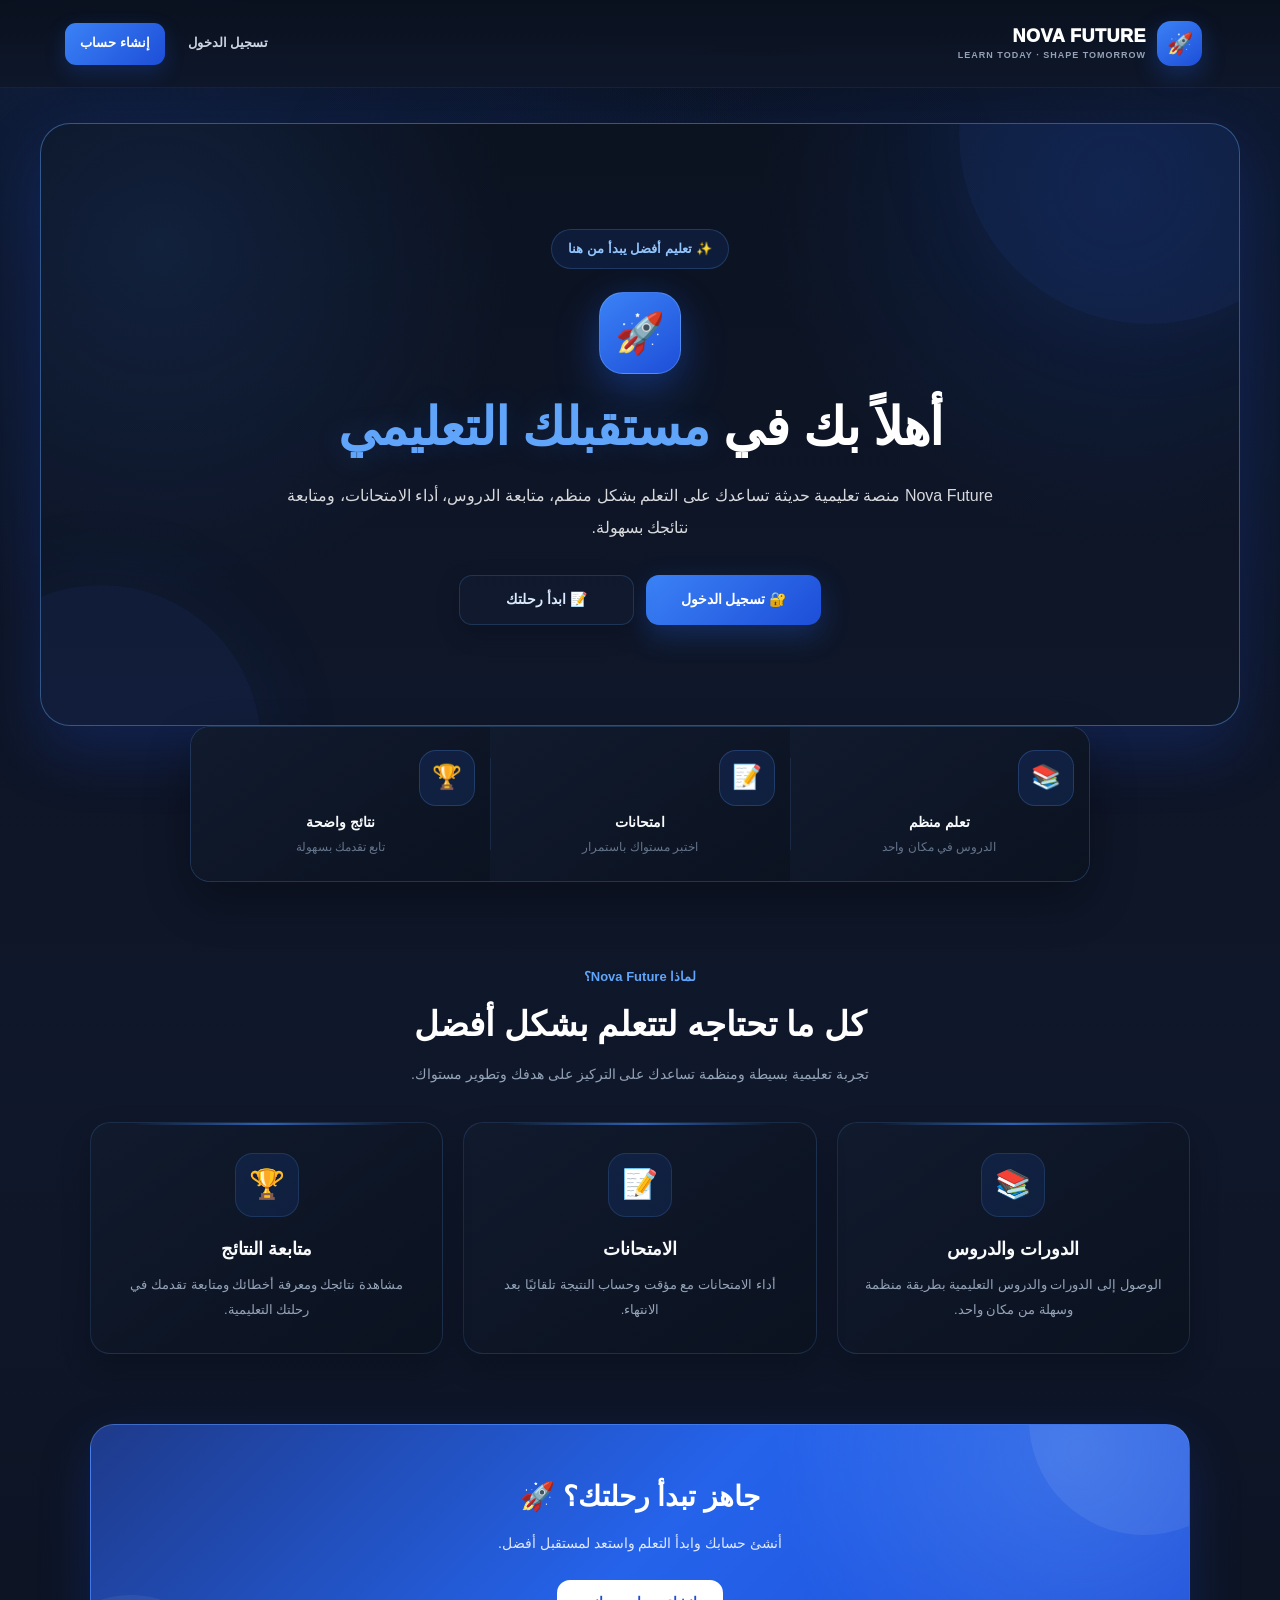
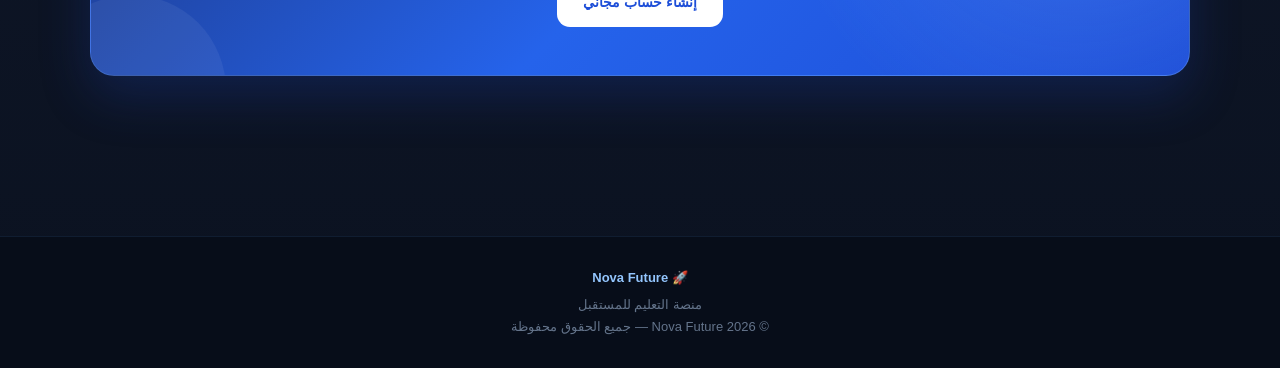
<file: index.html>
<!DOCTYPE html><html lang="ar" dir="rtl"><head>
    <meta charset="UTF-8"><meta name="viewport" content="width=device-width, initial-scale=1.0">

<meta
    name="description"
    content="Nova Future - منصة تعليمية حديثة للتعلم والدروس والامتحانات والنتائج."
>

<title>Nova Future - منصة التعليم</title>

<link rel="stylesheet" href="css/style.css">

<style>
    /* =========================================
       NOVA FUTURE — HOME PAGE
       نفس هوية صفحة الطالب
    ========================================= */

    .home-page {
        overflow-x: hidden;
    }

    /* =========================================
       HOME HEADER
    ========================================= */

    .home-header {
        position: sticky;
        top: 0;
        z-index: 1000;

        padding: 12px 20px;

        background:
            linear-gradient(
                180deg,
                rgba(10, 17, 30, 0.97),
                rgba(15, 23, 42, 0.94)
            );

        border-bottom:
            1px solid rgba(96, 165, 250, 0.12);

        backdrop-filter: blur(18px);
        -webkit-backdrop-filter: blur(18px);
    }

    .home-nav {
        width: min(1150px, 100%);
        margin: 0 auto;

        display: flex;
        align-items: center;
        justify-content: space-between;

        gap: 20px;
    }

    .home-brand {
        display: flex;
        align-items: center;
        gap: 11px;

        color: #ffffff;
        text-decoration: none;

        font-size: 20px;
        font-weight: 900;
    }

    .home-brand:hover {
        color: #ffffff;
    }

    .brand-icon {
        width: 45px;
        height: 45px;

        display: grid;
        place-items: center;

        border-radius: 14px;

        background:
            linear-gradient(
                145deg,
                #3b82f6,
                #1d4ed8
            );

        color: #ffffff;
        font-size: 21px;

        box-shadow:
            0 8px 24px rgba(37, 99, 235, 0.30);
    }

    .brand-name {
        display: flex;
        flex-direction: column;
        line-height: 1.2;
    }

    .brand-name strong {
        color: #ffffff;
        font-size: 18px;
        font-weight: 1000;
        letter-spacing: .5px;
    }

    .brand-name small {
        color: #94a3b8;
        font-size: 9px;
        letter-spacing: 1px;
        margin-top: 2px;
    }

    .nav-actions {
        display: flex;
        align-items: center;
        gap: 8px;
    }

    .nav-link {
        min-height: 42px;

        display: inline-flex;
        align-items: center;
        justify-content: center;

        padding: 8px 15px;

        border-radius: 11px;

        color: #cbd5e1;
        font-size: 13px;
        font-weight: 800;

        text-decoration: none;

        transition:
            background .25s ease,
            color .25s ease,
            transform .25s ease;
    }

    .nav-link:hover {
        color: #ffffff;
        background: rgba(37, 99, 235, .14);
        transform: translateY(-1px);
    }

    .nav-register {
        color: #ffffff;

        background:
            linear-gradient(
                135deg,
                #3b82f6,
                #1d4ed8
            );

        box-shadow:
            0 7px 20px rgba(37, 99, 235, .22);
    }

    .nav-register:hover {
        color: #ffffff;

        background:
            linear-gradient(
                135deg,
                #60a5fa,
                #2563eb
            );
    }

    /* =========================================
       HERO
    ========================================= */

    .home-page .hero {
        position: relative;

        min-height: 600px;

        display: flex;
        align-items: center;
        justify-content: center;

        padding: 85px 20px 80px;

        text-align: center;

        background:
            radial-gradient(
                circle at 10% 20%,
                rgba(59, 130, 246, .12),
                transparent 30%
            ),
            radial-gradient(
                circle at 90% 10%,
                rgba(37, 99, 235, .16),
                transparent 30%
            ),
            linear-gradient(
                180deg,
                #0b1220 0%,
                #0f172a 100%
            );

        overflow: hidden;
    }

    .home-page .hero::before {
        content: "";

        position: absolute;

        width: 380px;
        height: 380px;

        top: -180px;
        right: -100px;

        border-radius: 50%;

        background:
            rgba(37, 99, 235, .09);

        box-shadow:
            0 0 100px rgba(37, 99, 235, .08);
    }

    .home-page .hero::after {
        content: "";

        position: absolute;

        width: 320px;
        height: 320px;

        bottom: -180px;
        left: -100px;

        border-radius: 50%;

        background:
            rgba(37, 99, 235, .08);

        box-shadow:
            0 0 100px rgba(37, 99, 235, .08);
    }

    .hero-content {
        position: relative;
        z-index: 2;

        width: 100%;
        max-width: 850px;

        padding: 20px;
    }

    /* =========================================
       HERO BADGE
    ========================================= */

    .hero-badge {
        display: inline-flex;
        align-items: center;
        justify-content: center;

        gap: 7px;

        padding: 8px 16px;
        margin-bottom: 23px;

        border-radius: 999px;

        background:
            rgba(37, 99, 235, .12);

        border:
            1px solid rgba(96, 165, 250, .22);

        color: #93c5fd;

        font-size: 13px;
        font-weight: 800;

        animation:
            homeFadeUp .6s ease both;
    }

    /* =========================================
       HERO LOGO
    ========================================= */

    .hero-logo {
        width: 82px;
        height: 82px;

        margin: 0 auto 20px;

        display: grid;
        place-items: center;

        border-radius: 24px;

        background:
            linear-gradient(
                145deg,
                #3b82f6,
                #1d4ed8
            );

        color: #ffffff;

        font-size: 40px;

        border:
            1px solid rgba(147, 197, 253, .30);

        box-shadow:
            0 18px 45px rgba(37, 99, 235, .32),
            0 0 35px rgba(37, 99, 235, .12);

        animation:
            homeFadeUp .7s ease both;
    }

    /* =========================================
       HERO TEXT
    ========================================= */

    .home-page .hero h1 {
        max-width: 800px;

        margin: 0 auto 18px;

        color: #ffffff;

        font-size:
            clamp(32px, 5vw, 52px);

        font-weight: 1000;

        line-height: 1.3;

        letter-spacing: -.8px;

        animation:
            homeFadeUp .8s ease both;
    }

    .hero-highlight {
        color: #60a5fa;

        text-shadow:
            0 0 30px rgba(59, 130, 246, .20);
    }

    .hero-description {
        max-width: 700px;

        margin: 0 auto 31px;

        color: #94a3b8;

        font-size: 17px;
        line-height: 2;

        animation:
            homeFadeUp .9s ease both;
    }

    /* =========================================
       HERO BUTTONS
    ========================================= */

    .hero-buttons {
        display: flex;
        align-items: center;
        justify-content: center;

        gap: 12px;

        flex-wrap: wrap;

        animation:
            homeFadeUp 1s ease both;
    }

    .hero-button {
        min-width: 175px;
        min-height: 50px;

        display: inline-flex;
        align-items: center;
        justify-content: center;

        gap: 8px;

        padding: 12px 24px;

        border-radius: 13px;

        font-size: 14px;
        font-weight: 900;

        text-decoration: none;

        transition:
            transform .25s ease,
            box-shadow .25s ease,
            background .25s ease,
            border-color .25s ease;
    }

    .hero-button:hover {
        transform: translateY(-3px);
    }

    .hero-button-primary {
        color: #ffffff;

        background:
            linear-gradient(
                135deg,
                #3b82f6,
                #1d4ed8
            );

        box-shadow:
            0 10px 28px rgba(37, 99, 235, .28);
    }

    .hero-button-primary:hover {
        color: #ffffff;

        box-shadow:
            0 15px 35px rgba(37, 99, 235, .38);
    }

    .hero-button-secondary {
        color: #dbeafe;

        background:
            rgba(17, 27, 46, .85);

        border:
            1px solid rgba(96, 165, 250, .20);

        box-shadow:
            0 8px 25px rgba(0, 0, 0, .18);
    }

    .hero-button-secondary:hover {
        color: #ffffff;

        background:
            rgba(37, 99, 235, .12);

        border-color:
            rgba(96, 165, 250, .40);
    }

    /* =========================================
       QUICK STATS
    ========================================= */

    .quick-stats {
        position: relative;
        z-index: 5;

        width: min(900px, calc(100% - 28px));

        margin: -30px auto 0;
    }

    .stats-card {
        display: grid;
        grid-template-columns: repeat(3, 1fr);

        overflow: hidden;

        border:
            1px solid rgba(96, 165, 250, .20);

        border-radius: 20px;

        background:
            rgba(17, 27, 46, .96);

        box-shadow:
            0 20px 45px rgba(0, 0, 0, .32);

        backdrop-filter: blur(15px);
    }

    .stat {
        position: relative;

        padding: 23px 15px;

        text-align: center;

        background:
            linear-gradient(
                145deg,
                rgba(17, 27, 46, .98),
                rgba(11, 18, 32, .98)
            );
    }

    .stat:not(:last-child)::after {
        content: "";

        position: absolute;

        top: 20%;
        bottom: 20%;
        left: 0;

        width: 1px;

        background:
            rgba(96, 165, 250, .12);
    }

    .stat-icon {
        margin-bottom: 5px;

        font-size: 24px;
    }

    .stat-title {
        color: #f8fafc;

        font-size: 14px;
        font-weight: 900;
    }

    .stat-text {
        margin-top: 3px;

        color: #64748b;

        font-size: 12px;
    }

    /* =========================================
       FEATURES
    ========================================= */

    .features-section {
        width: min(1100px, calc(100% - 28px));

        margin: 80px auto 0;

        padding-bottom: 70px;
    }

    .section-heading {
        margin-bottom: 35px;

        text-align: center;
    }

    .section-label {
        display: inline-block;

        margin-bottom: 8px;

        color: #60a5fa;

        font-size: 13px;
        font-weight: 900;
    }

    .section-heading h2 {
        margin-bottom: 9px;

        color: #ffffff;

        font-size:
            clamp(25px, 4vw, 34px);

        font-weight: 1000;
    }

    .section-heading p {
        max-width: 600px;

        margin: 0 auto;

        color: #94a3b8;

        font-size: 14px;
    }

    .features-grid {
        display: grid;

        grid-template-columns:
            repeat(3, minmax(0, 1fr));

        gap: 20px;
    }

    .feature {
        position: relative;

        padding: 30px 23px;

        text-align: center;

        background:
            linear-gradient(
                145deg,
                rgba(17, 27, 46, .98),
                rgba(11, 18, 32, .98)
            );

        border:
            1px solid rgba(96, 165, 250, .16);

        border-radius: 20px;

        box-shadow:
            0 12px 30px rgba(0, 0, 0, .20);

        overflow: hidden;

        transition:
            transform .25s ease,
            border-color .25s ease,
            box-shadow .25s ease;
    }

    .feature::before {
        content: "";

        position: absolute;

        top: 0;
        right: 12%;
        left: 12%;

        height: 2px;

        background:
            linear-gradient(
                90deg,
                transparent,
                #3b82f6,
                transparent
            );

        opacity: .7;
    }

    .feature:hover {
        transform: translateY(-6px);

        border-color:
            rgba(59, 130, 246, .38);

        box-shadow:
            0 18px 40px rgba(0, 0, 0, .30),
            0 0 30px rgba(37, 99, 235, .08);
    }

    .feature-icon {
        width: 64px;
        height: 64px;

        margin: 0 auto 17px;

        display: grid;
        place-items: center;

        border-radius: 18px;

        background:
            rgba(37, 99, 235, .12);

        border:
            1px solid rgba(96, 165, 250, .17);

        font-size: 29px;
    }

    .feature h3 {
        margin-bottom: 9px;

        color: #f8fafc;

        font-size: 18px;
        font-weight: 900;
    }

    .feature p {
        margin: 0;

        color: #94a3b8;

        font-size: 13px;
        line-height: 1.9;
    }

    /* =========================================
       FINAL CTA
    ========================================= */

    .home-cta {
        width: min(1100px, calc(100% - 28px));

        margin: 0 auto 70px;
    }

    .cta-card {
        position: relative;

        overflow: hidden;

        padding: 48px 25px;

        text-align: center;

        border-radius: 24px;

        background:
            radial-gradient(
                circle at 90% 10%,
                rgba(147, 197, 253, .22),
                transparent 30%
            ),
            linear-gradient(
                135deg,
                #1e3a8a,
                #2563eb,
                #1d4ed8
            );

        border:
            1px solid rgba(147, 197, 253, .25);

        box-shadow:
            0 20px 50px rgba(30, 64, 175, .28);
    }

    .cta-card::before {
        content: "";

        position: absolute;

        width: 230px;
        height: 230px;

        top: -120px;
        right: -70px;

        border-radius: 50%;

        background:
            rgba(255, 255, 255, .07);
    }

    .cta-card::after {
        content: "";

        position: absolute;

        width: 190px;
        height: 190px;

        bottom: -110px;
        left: -55px;

        border-radius: 50%;

        background:
            rgba(255, 255, 255, .06);
    }

    .cta-content {
        position: relative;
        z-index: 1;
    }

    .cta-card h2 {
        margin-bottom: 10px;

        color: #ffffff;

        font-size: 28px;
        font-weight: 1000;
    }

    .cta-card p {
        max-width: 600px;

        margin: 0 auto 23px;

        color: rgba(255, 255, 255, .86);

        font-size: 14px;
        line-height: 1.9;
    }

    .cta-button {
        min-height: 47px;

        display: inline-flex;
        align-items: center;
        justify-content: center;

        padding: 11px 26px;

        border-radius: 13px;

        background: #ffffff;

        color: #1d4ed8;

        font-size: 14px;
        font-weight: 900;

        text-decoration: none;

        transition:
            transform .25s ease,
            box-shadow .25s ease;
    }

    .cta-button:hover {
        color: #1d4ed8;

        transform: translateY(-2px);

        box-shadow:
            0 10px 25px rgba(0, 0, 0, .18);
    }

    /* =========================================
       FOOTER
    ========================================= */

    .home-footer {
        padding: 30px 20px;

        text-align: center;

        background:
            rgba(7, 13, 24, .80);

        border-top:
            1px solid rgba(96, 165, 250, .10);

        color: #64748b;

        font-size: 13px;
    }

    .footer-brand {
        margin-bottom: 5px;

        color: #93c5fd;

        font-weight: 900;
    }

    /* =========================================
       ANIMATION
    ========================================= */

    @keyframes homeFadeUp {
        from {
            opacity: 0;
            transform: translateY(18px);
        }

        to {
            opacity: 1;
            transform: translateY(0);
        }
    }

    /* =========================================
       MOBILE
    ========================================= */

    @media (max-width: 800px) {

        .home-header {
            padding: 11px 14px;
        }

        .home-nav {
            gap: 10px;
        }

        .home-brand {
            font-size: 17px;
        }

        .brand-icon {
            width: 41px;
            height: 41px;
            border-radius: 13px;
            font-size: 19px;
        }

        .brand-name small {
            display: none;
        }

        .nav-link {
            min-height: 39px;
            padding: 7px 10px;
            font-size: 12px;
        }

        .home-page .hero {
            min-height: auto;
            padding: 68px 14px 65px;
        }

        .hero-content {
            padding: 8px;
        }

        .hero-logo {
            width: 70px;
            height: 70px;
            border-radius: 20px;
            font-size: 34px;
        }

        .home-page .hero h1 {
            font-size: 30px;
        }

        .hero-description {
            font-size: 15px;
            line-height: 1.9;
        }

        .quick-stats {
            width: calc(100% - 22px);
            margin-top: -16px;
        }

        .stats-card {
            grid-template-columns: 1fr;
        }

        .stat {
            padding: 17px;
        }

        .stat:not(:last-child)::after {
            top: auto;
            bottom: 0;
            left: 10%;
            right: 10%;

            width: auto;
            height: 1px;
        }

        .features-section {
            width: calc(100% - 22px);
            margin-top: 58px;
            padding-bottom: 55px;
        }

        .features-grid {
            grid-template-columns: 1fr;
        }

        .home-cta {
            width: calc(100% - 22px);
            margin-bottom: 50px;
        }

        .cta-card {
            padding: 38px 20px;
        }

        .cta-card h2 {
            font-size: 24px;
        }
    }

    @media (max-width: 480px) {

        .nav-actions .nav-link:first-child {
            display: none;
        }

        .hero-buttons {
            flex-direction: column;
        }

        .hero-button {
            width: 100%;
            max-width: 320px;
        }
    }
</style>

</head><body class="home-page"><!-- =========================================
     HEADER
========================================= -->

<header class="home-header">

    <nav class="home-nav">

        <a
            href="index.html"
            class="home-brand"
            aria-label="Nova Future"
        >

            <span class="brand-icon">
                🚀
            </span>

            <span class="brand-name">
                <strong>NOVA FUTURE</strong>
                <small>LEARN TODAY · SHAPE TOMORROW</small>
            </span>

        </a>

        <div class="nav-actions">

            <a
                href="pages/login.html"
                class="nav-link"
            >
                تسجيل الدخول
            </a>

            <a
                href="pages/register.html"
                class="nav-link nav-register"
            >
                إنشاء حساب
            </a>

        </div>

    </nav>

</header>

<!-- =========================================
     MAIN
========================================= -->

<main>

    <!-- HERO -->

    <section class="hero">

        <div class="hero-content">

            <div class="hero-badge">
                ✨ تعليم أفضل يبدأ من هنا
            </div>

            <div class="hero-logo">
                🚀
            </div>

            <h1>
                أهلاً بك في
                <span class="hero-highlight">
                    مستقبلك التعليمي
                </span>
            </h1>

            <p class="hero-description">
                Nova Future منصة تعليمية حديثة تساعدك على
                التعلم بشكل منظم، متابعة الدروس،
                أداء الامتحانات، ومتابعة نتائجك بسهولة.
            </p>

            <div class="hero-buttons">

                <a
                    href="pages/login.html"
                    class="hero-button hero-button-primary"
                >
                    🔐 تسجيل الدخول
                </a>

                <a
                    href="pages/register.html"
                    class="hero-button hero-button-secondary"
                >
                    📝 ابدأ رحلتك
                </a>

            </div>

        </div>

    </section>

    <!-- QUICK STATS -->

    <section class="quick-stats">

        <div class="stats-card">

            <div class="stat">

                <div class="stat-icon">
                    📚
                </div>

                <div class="stat-title">
                    تعلم منظم
                </div>

                <div class="stat-text">
                    الدروس في مكان واحد
                </div>

            </div>

            <div class="stat">

                <div class="stat-icon">
                    📝
                </div>

                <div class="stat-title">
                    امتحانات
                </div>

                <div class="stat-text">
                    اختبر مستواك باستمرار
                </div>

            </div>

            <div class="stat">

                <div class="stat-icon">
                    🏆
                </div>

                <div class="stat-title">
                    نتائج واضحة
                </div>

                <div class="stat-text">
                    تابع تقدمك بسهولة
                </div>

            </div>

        </div>

    </section>

    <!-- FEATURES -->

    <section class="features-section">

        <div class="section-heading">

            <span class="section-label">
                لماذا Nova Future؟
            </span>

            <h2>
                كل ما تحتاجه لتتعلم بشكل أفضل
            </h2>

            <p>
                تجربة تعليمية بسيطة ومنظمة تساعدك
                على التركيز على هدفك وتطوير مستواك.
            </p>

        </div>

        <div class="features-grid">

            <div class="feature">

                <div class="feature-icon">
                    📚
                </div>

                <h3>
                    الدورات والدروس
                </h3>

                <p>
                    الوصول إلى الدورات والدروس
                    التعليمية بطريقة منظمة وسهلة
                    من مكان واحد.
                </p>

            </div>

            <div class="feature">

                <div class="feature-icon">
                    📝
                </div>

                <h3>
                    الامتحانات
                </h3>

                <p>
                    أداء الامتحانات مع مؤقت
                    وحساب النتيجة تلقائيًا
                    بعد الانتهاء.
                </p>

            </div>

            <div class="feature">

                <div class="feature-icon">
                    🏆
                </div>

                <h3>
                    متابعة النتائج
                </h3>

                <p>
                    مشاهدة نتائجك ومعرفة أخطائك
                    ومتابعة تقدمك في رحلتك التعليمية.
                </p>

            </div>

        </div>

    </section>

    <!-- FINAL CTA -->

    <section class="home-cta">

        <div class="cta-card">

            <div class="cta-content">

                <h2>
                    جاهز تبدأ رحلتك؟ 🚀
                </h2>

                <p>
                    أنشئ حسابك وابدأ التعلم
                    واستعد لمستقبل أفضل.
                </p>

                <a
                    href="pages/register.html"
                    class="cta-button"
                >
                    إنشاء حساب مجاني
                </a>

            </div>

        </div>

    </section>

</main>

<!-- =========================================
     FOOTER
========================================= -->

<footer class="home-footer">

    <div class="footer-brand">
        🚀 Nova Future
    </div>

    <div>
        منصة التعليم للمستقبل
    </div>

    <div>
        © 2026 Nova Future — جميع الحقوق محفوظة
    </div>

</footer>

<!-- =========================================
     GLOBAL APP
========================================= -->

<script src="js/app.js"></script>

</body></html>
</file>
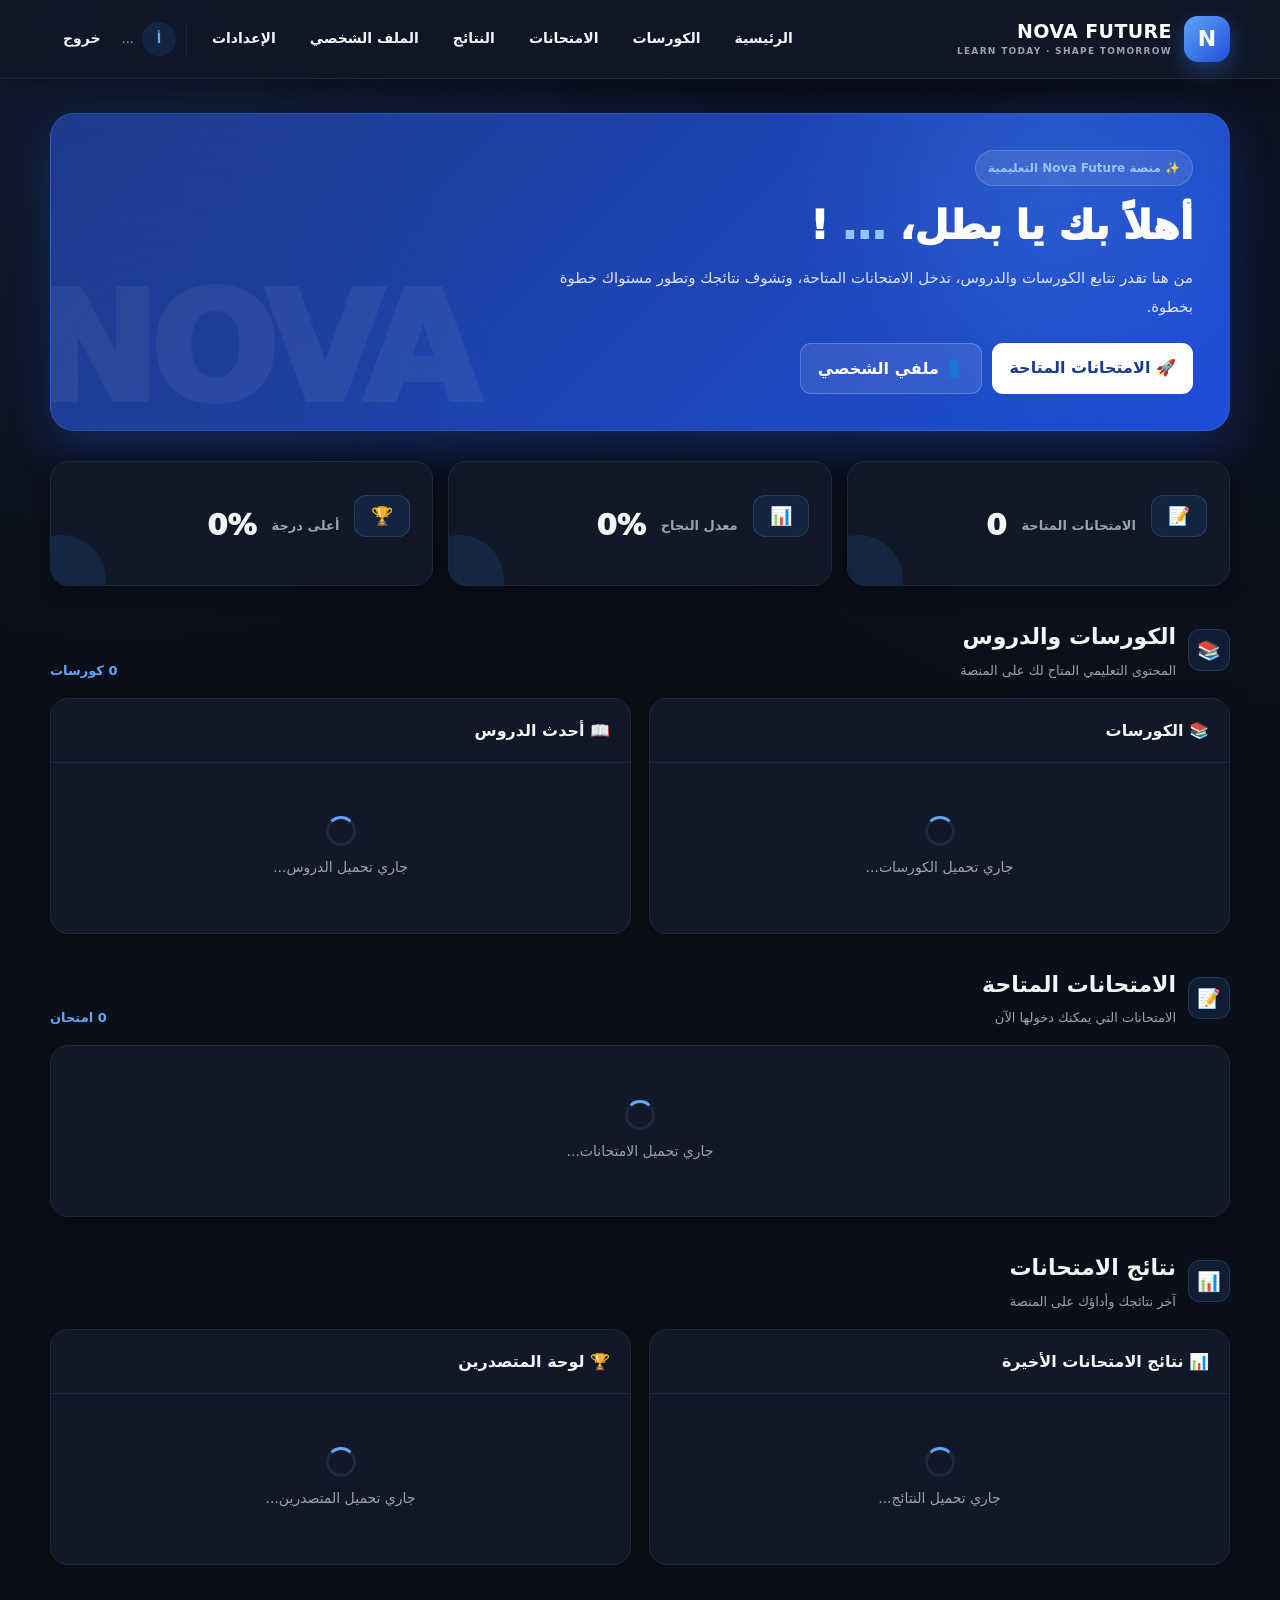
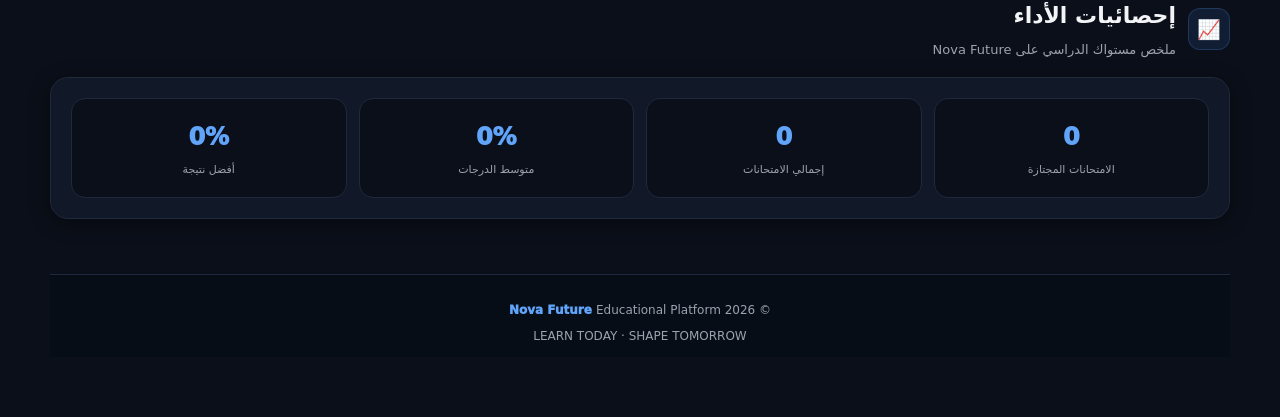
<file: pages/student-3.html>
<!DOCTYPE html><html lang="ar" dir="rtl"><head><meta charset="UTF-8">

<meta name="viewport" content="width=device-width, initial-scale=1.0">

<meta
    name="description"
    content="لوحة الطالب - Nova Future Educational Platform"
>

<title>لوحة الطالب - Nova Future</title>

<link rel="stylesheet" href="../css/style.css">

<style>

    /* =========================================================
       NOVA FUTURE - STUDENT PAGE
    ========================================================= */

    :root {
        --student-blue: #3b82f6;
        --student-dark-blue: #1d4ed8;
        --student-soft: rgba(59, 130, 246, 0.12);
        --bg-color: #0b0f19;
        --surface-color: #111827;
        --border-color: #1f293d;
        --text-color: #f3f4f6;
        --muted-color: #9ca3af;
        --shadow-sm: 0 4px 20px rgba(0, 0, 0, 0.4);
        --shadow-md: 0 10px 30px rgba(0, 0, 0, 0.6);
        --danger-color: #ef4444;
    }

    body {
        background:
            radial-gradient(circle at 10% 0%, rgba(59, 130, 246, .12), transparent 28%),
            radial-gradient(circle at 90% 10%, rgba(30, 58, 138, .1), transparent 25%),
            var(--bg-color);
        color: var(--text-color);
        font-family: system-ui, -apple-system, sans-serif;
    }


    /* =========================
       HEADER
    ========================= */

    .student-header {
        position: sticky;
        top: 0;
        z-index: 1000;
        background: rgba(17, 24, 39, .88);
        border-bottom: 1px solid var(--border-color);
        box-shadow: 0 5px 25px rgba(0, 0, 0, .4);
        backdrop-filter: blur(14px);
    }

    .student-header-inner {
        width: min(1180px, calc(100% - 32px));
        margin: auto;
        min-height: 78px;
        display: flex;
        align-items: center;
        justify-content: space-between;
        gap: 20px;
    }

    .nova-brand {
        display: flex;
        align-items: center;
        gap: 12px;
        text-decoration: none;
        color: var(--text-color);
    }

    .nova-logo {
        width: 46px;
        height: 46px;
        border-radius: 14px;
        display: grid;
        place-items: center;
        color: white;
        font-size: 22px;
        font-weight: 900;
        background: linear-gradient(
            135deg,
            #60a5fa,
            var(--student-dark-blue)
        );
        box-shadow: 0 8px 22px rgba(59, 130, 246, .35);
    }

    .nova-brand-text {
        display: flex;
        flex-direction: column;
        line-height: 1.1;
    }

    .nova-brand-name {
        font-size: 19px;
        font-weight: 900;
        letter-spacing: .4px;
        color: #ffffff;
    }

    .nova-brand-tagline {
        margin-top: 5px;
        font-size: 9px;
        font-weight: 800;
        color: var(--muted-color);
        letter-spacing: 1.3px;
    }

    .student-nav {
        display: flex;
        align-items: center;
        gap: 8px;
    }

    .student-nav a,
    .student-nav button {
        border: 0;
        background: transparent;
        color: var(--text-color);
        padding: 10px 13px;
        border-radius: 10px;
        font: inherit;
        font-size: 14px;
        font-weight: 700;
        text-decoration: none;
        cursor: pointer;
        transition: .2s ease;
    }

    .student-nav a:hover,
    .student-nav button:hover {
        background: var(--student-soft);
        color: #60a5fa;
    }

    .nav-user {
        display: flex;
        align-items: center;
        gap: 8px;
        margin-right: 4px;
        padding-right: 10px;
        border-right: 1px solid var(--border-color);
        font-size: 13px;
        color: var(--muted-color);
    }

    .nav-avatar {
        width: 34px;
        height: 34px;
        border-radius: 50%;
        display: grid;
        place-items: center;
        background: var(--student-soft);
        color: #60a5fa;
        font-weight: 900;
    }


    /* =========================
       MAIN
    ========================= */

    .student-main {
        width: min(1180px, calc(100% - 32px));
        margin: auto;
        padding: 34px 0 60px;
    }


    /* =========================
       WELCOME
    ========================= */

    .welcome-panel {
        position: relative;
        overflow: hidden;
        min-height: 220px;
        padding: 36px;
        border-radius: 24px;
        color: white;
        background:
            radial-gradient(circle at 85% 20%, rgba(96, 165, 250, .2), transparent 25%),
            radial-gradient(circle at 10% 90%, rgba(30, 58, 138, .3), transparent 30%),
            linear-gradient(
                135deg,
                #1e3a8a,
                #1d4ed8
            );
        box-shadow: 0 18px 45px rgba(29, 78, 216, .3);
        border: 1px solid rgba(96, 165, 250, 0.2);
    }

    .welcome-panel::after {
        content: "NOVA";
        position: absolute;
        left: -20px;
        bottom: -48px;
        font-size: 150px;
        font-weight: 1000;
        letter-spacing: -8px;
        opacity: .055;
        pointer-events: none;
    }

    .welcome-content {
        position: relative;
        z-index: 1;
        max-width: 760px;
    }

    .welcome-badge {
        display: inline-flex;
        align-items: center;
        gap: 7px;
        padding: 7px 12px;
        border-radius: 999px;
        background: rgba(255,255,255,.1);
        border: 1px solid rgba(255,255,255,.15);
        font-size: 12px;
        font-weight: 800;
        margin-bottom: 16px;
        color: #93c5fd;
    }

    .welcome-title {
        margin: 0;
        font-size: clamp(26px, 4vw, 39px);
        line-height: 1.25;
        font-weight: 950;
        color: #ffffff;
    }

    .welcome-title span {
        color: #93c5fd;
    }

    .welcome-description {
        margin: 13px 0 0;
        max-width: 680px;
        line-height: 1.9;
        color: rgba(255,255,255,.85);
        font-size: 15px;
    }

    .welcome-actions {
        margin-top: 22px;
        display: flex;
        gap: 10px;
        flex-wrap: wrap;
    }

    .welcome-action {
        border: 0;
        padding: 11px 17px;
        border-radius: 11px;
        background: #ffffff;
        color: #1e3a8a;
        font-weight: 900;
        cursor: pointer;
        text-decoration: none;
        transition: .2s ease;
    }

    .welcome-action:hover {
        transform: translateY(-2px);
        box-shadow: 0 10px 25px rgba(0,0,0,.3);
        background: #f8fafc;
    }

    .welcome-action.secondary {
        background: rgba(255,255,255,.1);
        color: white;
        border: 1px solid rgba(255,255,255,.2);
    }

    .welcome-action.secondary:hover {
        background: rgba(255,255,255,.2);
    }


    /* =========================
       SECTION HEADERS
    ========================= */

    .student-section {
        margin-top: 32px;
        scroll-margin-top: 100px;
    }

    .section-heading {
        display: flex;
        align-items: end;
        justify-content: space-between;
        gap: 15px;
        margin-bottom: 16px;
    }

    .section-heading-main {
        display: flex;
        align-items: center;
        gap: 12px;
    }

    .section-icon {
        width: 42px;
        height: 42px;
        display: grid;
        place-items: center;
        border-radius: 12px;
        background: var(--student-soft);
        color: #60a5fa;
        font-size: 19px;
        border: 1px solid rgba(96, 165, 250, 0.2);
    }

    .section-title {
        margin: 0;
        font-size: 22px;
        font-weight: 900;
        color: var(--text-color);
    }

    .section-subtitle {
        margin: 4px 0 0;
        color: var(--muted-color);
        font-size: 13px;
    }

    .section-count {
        color: #60a5fa;
        font-size: 13px;
        font-weight: 800;
    }


    /* =========================
       STATS
    ========================= */

    .student-stats {
        margin-top: 25px;
        display: grid;
        grid-template-columns: repeat(3, 1fr);
        gap: 15px;
    }

    .stat-card {
        position: relative;
        overflow: hidden;
        padding: 22px;
        border: 1px solid var(--border-color);
        border-radius: 18px;
        background: var(--surface-color);
        box-shadow: var(--shadow-sm);
        transition: .25s ease;
    }

    .stat-card:hover {
        transform: translateY(-3px);
        box-shadow: var(--shadow-md);
        border-color: rgba(96, 165, 250, 0.3);
    }

    .stat-card::after {
        content: "";
        position: absolute;
        width: 90px;
        height: 90px;
        border-radius: 50%;
        background: var(--student-soft);
        left: -35px;
        bottom: -40px;
    }

    .stat-icon {
        width: 42px;
        height: 42px;
        border-radius: 12px;
        display: grid;
        place-items: center;
        background: var(--student-soft);
        color: #60a5fa;
        font-size: 18px;
        margin-bottom: 15px;
        border: 1px solid rgba(96, 165, 250, 0.2);
    }

    .stat-label {
        color: var(--muted-color);
        font-size: 13px;
        font-weight: 700;
    }

    .stat-value {
        margin-top: 5px;
        font-size: 29px;
        font-weight: 950;
        color: var(--text-color);
    }


    /* =========================
       GENERAL DASHBOARD GRID
    ========================= */

    .dashboard-grid {
        display: grid;
        grid-template-columns: repeat(2, minmax(0, 1fr));
        gap: 18px;
    }

    .nova-card {
        border: 1px solid var(--border-color);
        border-radius: 18px;
        background: var(--surface-color);
        box-shadow: var(--shadow-sm);
        overflow: hidden;
    }

    .nova-card-header {
        padding: 18px 20px;
        border-bottom: 1px solid var(--border-color);
        display: flex;
        align-items: center;
        justify-content: space-between;
        gap: 12px;
        background: rgba(17, 24, 39, 0.6);
    }

    .nova-card-title {
        margin: 0;
        font-size: 16px;
        font-weight: 900;
        color: var(--text-color);
    }

    .nova-card-body {
        padding: 20px;
    }


    /* =========================
       LOADING
    ========================= */

    .loading-state,
    .empty-state,
    .error-state {
        min-height: 130px;
        display: flex;
        align-items: center;
        justify-content: center;
        flex-direction: column;
        gap: 10px;
        text-align: center;
        color: var(--muted-color);
        font-size: 14px;
    }

    .loading-spinner {
        width: 30px;
        height: 30px;
        border: 3px solid var(--border-color);
        border-top-color: #60a5fa;
        border-radius: 50%;
        animation: novaSpin .8s linear infinite;
    }

    @keyframes novaSpin {
        to {
            transform: rotate(360deg);
        }
    }

    .error-state {
        color: var(--danger-color);
    }


    /* =========================
       COURSES
    ========================= */

    .course-list {
        display: grid;
        gap: 12px;
    }

    .course-item {
        padding: 16px;
        border: 1px solid var(--border-color);
        border-radius: 14px;
        background: var(--bg-color);
        transition: .2s ease;
    }

    .course-item:hover {
        border-color: #60a5fa;
        transform: translateY(-2px);
    }

    .course-item-top {
        display: flex;
        justify-content: space-between;
        gap: 12px;
        align-items: flex-start;
    }

    .course-name {
        margin: 0;
        font-size: 15px;
        font-weight: 900;
        color: var(--text-color);
    }

    .course-teacher {
        margin-top: 5px;
        color: var(--muted-color);
        font-size: 12px;
    }

    .course-description {
        margin: 12px 0 0;
        color: var(--muted-color);
        line-height: 1.8;
        font-size: 13px;
    }

    .course-badge {
        white-space: nowrap;
        padding: 5px 9px;
        border-radius: 999px;
        background: var(--student-soft);
        color: #60a5fa;
        font-size: 11px;
        font-weight: 800;
        border: 1px solid rgba(96, 165, 250, 0.2);
    }


    /* =========================
       LESSONS
    ========================= */

    .lesson-list {
        display: grid;
        gap: 11px;
    }

    .lesson-item {
        padding: 15px;
        border: 1px solid var(--border-color);
        border-radius: 13px;
        background: var(--bg-color);
    }

    .lesson-title {
        margin: 0;
        font-size: 14px;
        font-weight: 900;
        color: var(--text-color);
    }

    .lesson-course {
        margin-top: 5px;
        color: #60a5fa;
        font-size: 12px;
        font-weight: 700;
    }

    .lesson-content {
        margin-top: 9px;
        color: var(--muted-color);
        font-size: 13px;
        line-height: 1.8;
        white-space: pre-wrap;
    }

    .lesson-file {
        display: inline-flex;
        margin-top: 10px;
        padding: 7px 10px;
        border-radius: 8px;
        background: var(--student-soft);
        color: #60a5fa;
        text-decoration: none;
        font-size: 12px;
        font-weight: 800;
        border: 1px solid rgba(96, 165, 250, 0.2);
    }


    /* =========================
       EXAMS
    ========================= */

    .exam-list {
        display: grid;
        gap: 14px;
    }

    .exam-card {
        border: 1px solid var(--border-color);
        border-radius: 16px;
        padding: 18px;
        background: var(--bg-color);
        transition: .2s ease;
    }

    .exam-card:hover {
        border-color: #60a5fa;
        box-shadow: 0 7px 20px rgba(59, 99, 235, .15);
    }

    .exam-top {
        display: flex;
        justify-content: space-between;
        gap: 15px;
        align-items: flex-start;
    }

    .exam-title {
        margin: 0;
        font-size: 16px;
        font-weight: 900;
        color: var(--text-color);
    }

    .exam-course {
        margin-top: 5px;
        color: #60a5fa;
        font-size: 12px;
        font-weight: 800;
    }

    .exam-description {
        margin: 12px 0 0;
        color: var(--muted-color);
        line-height: 1.8;
        font-size: 13px;
    }

    .exam-meta {
        margin-top: 14px;
        display: flex;
        flex-wrap: wrap;
        gap: 8px;
    }

    .exam-meta-item {
        padding: 6px 9px;
        border-radius: 8px;
        background: var(--surface-color);
        border: 1px solid var(--border-color);
        color: var(--muted-color);
        font-size: 11px;
        font-weight: 700;
    }

    .exam-start-btn {
        margin-top: 15px;
        width: 100%;
        border: 0;
        border-radius: 10px;
        padding: 11px;
        color: white;
        background: var(--student-blue);
        font: inherit;
        font-weight: 900;
        cursor: pointer;
        transition: .2s ease;
        box-shadow: 0 4px 12px rgba(59, 130, 246, 0.3);
    }

    .exam-start-btn:hover {
        background: var(--student-dark-blue);
        transform: translateY(-1px);
    }

    .exam-start-btn:disabled {
        opacity: .55;
        cursor: not-allowed;
        transform: none;
        box-shadow: none;
    }

    .availability-badge {
        padding: 6px 9px;
        border-radius: 999px;
        font-size: 11px;
        font-weight: 900;
        white-space: nowrap;
    }

    .availability-badge.available {
        background: rgba(34,197,94,.15);
        color: #4ade80;
        border: 1px solid rgba(34,197,94,0.3);
    }

    .availability-badge.upcoming {
        background: rgba(234,179,8,.15);
        color: #facc15;
        border: 1px solid rgba(234,179,8,0.3);
    }

    .availability-badge.ended {
        background: rgba(239,68,68,.15);
        color: #f87171;
        border: 1px solid rgba(239,68,68,0.3);
    }


    /* =========================
       EXAM SOLVING
    ========================= */

    #examSection {
        display: none;
    }

    .exam-solver {
        border: 1px solid var(--border-color);
        border-radius: 20px;
        background: var(--surface-color);
        overflow: hidden;
        box-shadow: var(--shadow-md);
    }

    .solver-header {
        padding: 20px;
        color: white;
        background: linear-gradient(
            135deg,
            #1e3a8a,
            var(--student-blue)
        );
    }

    .solver-header-top {
        display: flex;
        justify-content: space-between;
        gap: 15px;
        align-items: center;
    }

    .solver-title {
        margin: 0;
        font-size: 21px;
        font-weight: 950;
    }

    .solver-counter {
        margin-top: 7px;
        color: rgba(255,255,255,.8);
        font-size: 13px;
    }

    .timer-box {
        min-width: 115px;
        padding: 10px 14px;
        border-radius: 12px;
        text-align: center;
        background: rgba(0,0,0,.2);
        border: 1px solid rgba(255,255,255,.2);
    }

    .timer-label {
        display: block;
        font-size: 10px;
        color: rgba(255,255,255,.8);
    }

    #examTimer {
        display: block;
        margin-top: 2px;
        font-size: 21px;
        font-weight: 950;
        direction: ltr;
        color: #ffffff;
    }

    .solver-progress {
        height: 5px;
        margin-top: 16px;
        overflow: hidden;
        border-radius: 999px;
        background: rgba(0,0,0,.2);
    }

    #examProgress {
        height: 100%;
        width: 0;
        background: #ffffff;
        border-radius: inherit;
        transition: width .25s ease;
    }

    .solver-body {
        padding: 24px;
    }

    .question-number {
        color: #60a5fa;
        font-size: 12px;
        font-weight: 900;
    }

    .question-text {
        margin: 8px 0 20px;
        font-size: 19px;
        line-height: 1.8;
        font-weight: 900;
        color: var(--text-color);
    }

    .options-list {
        display: grid;
        gap: 11px;
    }

    .option-label {
        display: flex;
        align-items: center;
        gap: 12px;
        padding: 14px;
        border: 1px solid var(--border-color);
        border-radius: 12px;
        cursor: pointer;
        transition: .2s ease;
        background: var(--bg-color);
    }

    .option-label:hover {
        border-color: #60a5fa;
        background: var(--student-soft);
    }

    .option-label.selected {
        border-color: #60a5fa;
        background: var(--student-soft);
    }

    .option-label input {
        width: 18px;
        height: 18px;
        margin: 0;
        accent-color: #60a5fa;
    }

    .option-text {
        font-size: 14px;
        font-weight: 700;
        line-height: 1.6;
        color: var(--text-color);
    }


    /* =========================
       EXAM NAVIGATION
    ========================= */

    .solver-actions {
        margin-top: 22px;
        display: grid;
        grid-template-columns: 1fr 1fr 1fr;
        gap: 10px;
    }

    .solver-btn {
        width: 100%;
        min-width: 0;
        border: 0;
        padding: 12px 16px;
        border-radius: 10px;
        font: inherit;
        font-weight: 900;
        cursor: pointer;
        transition: .2s ease;
    }

    .solver-btn.primary {
        color: white;
        background: var(--student-blue);
        box-shadow: 0 4px 12px rgba(59, 130, 246, 0.3);
    }

    .solver-btn.primary:hover {
        background: var(--student-dark-blue);
    }

    .solver-btn.secondary {
        background: var(--bg-color);
        color: var(--text-color);
        border: 1px solid var(--border-color);
    }

    .solver-btn.secondary:hover {
        background: var(--surface-color);
        border-color: var(--muted-color);
    }

    .submit-exam-btn {
        color: white;
        background: #16a34a;
        box-shadow: 0 4px 12px rgba(22, 163, 74, 0.3);
    }

    .submit-exam-btn:hover {
        background: #15803d;
    }

    .solver-btn:disabled {
        opacity: .45;
        cursor: not-allowed;
        transform: none;
        box-shadow: none;
    }


    /* =========================
       RESULTS
    ========================= */

    .results-list {
        display: grid;
        gap: 10px;
    }

    .result-item {
        display: grid;
        grid-template-columns: 1fr auto;
        align-items: center;
        gap: 15px;
        padding: 14px;
        border: 1px solid var(--border-color);
        border-radius: 12px;
        background: var(--bg-color);
    }

    .result-title {
        margin: 0;
        font-size: 14px;
        font-weight: 900;
        color: var(--text-color);
    }

    .result-date {
        margin-top: 5px;
        color: var(--muted-color);
        font-size: 11px;
    }

    .result-score {
        min-width: 80px;
        text-align: center;
        padding: 8px 10px;
        border-radius: 10px;
        background: var(--student-soft);
        color: #60a5fa;
        font-size: 15px;
        font-weight: 950;
        border: 1px solid rgba(96, 165, 250, 0.2);
    }


    /* =========================
       LEADERBOARD
    ========================= */

    .leaderboard-list {
        display: grid;
        gap: 9px;
    }

    .leaderboard-item {
        display: grid;
        grid-template-columns: 38px 1fr auto;
        gap: 10px;
        align-items: center;
        padding: 11px 12px;
        border: 1px solid var(--border-color);
        border-radius: 12px;
        background: var(--bg-color);
    }

    .rank {
        width: 32px;
        height: 32px;
        display: grid;
        place-items: center;
        border-radius: 9px;
        background: var(--student-soft);
        color: #60a5fa;
        font-weight: 950;
        font-size: 12px;
        border: 1px solid rgba(96, 165, 250, 0.2);
    }

    .leader-name {
        font-size: 13px;
        font-weight: 900;
        color: var(--text-color);
    }

    .leader-exams {
        margin-top: 3px;
        color: var(--muted-color);
        font-size: 10px;
    }

    .leader-score {
        color: #60a5fa;
        font-size: 14px;
        font-weight: 950;
    }


    /* =========================
       PERFORMANCE
    ========================= */

    .performance-grid {
        display: grid;
        grid-template-columns: repeat(4, 1fr);
        gap: 12px;
    }

    .performance-item {
        padding: 18px 12px;
        text-align: center;
        border: 1px solid var(--border-color);
        border-radius: 14px;
        background: var(--bg-color);
    }

    .performance-number {
        font-size: 24px;
        font-weight: 950;
        color: #60a5fa;
    }

    .performance-label {
        margin-top: 5px;
        color: var(--muted-color);
        font-size: 11px;
        line-height: 1.5;
    }


    /* =========================
       MODALS
    ========================= */

    .result-overlay,
    .logout-overlay {
        position: fixed;
        inset: 0;
        z-index: 2000;
        display: none;
        align-items: center;
        justify-content: center;
        padding: 20px;
        background: rgba(0, 0, 0, .75);
        backdrop-filter: blur(5px);
    }

    .result-modal,
    .logout-modal {
        width: min(460px, 100%);
        padding: 28px;
        border-radius: 22px;
        background: var(--surface-color);
        border: 1px solid var(--border-color);
        box-shadow: 0 25px 70px rgba(0,0,0,.5);
        text-align: center;
        animation: modalIn .2s ease;
    }

    @keyframes modalIn {
        from {
            opacity: 0;
            transform: translateY(10px) scale(.98);
        }

        to {
            opacity: 1;
            transform: none;
        }
    }

    .result-success-icon {
        width: 65px;
        height: 65px;
        margin: 0 auto 15px;
        display: grid;
        place-items: center;
        border-radius: 50%;
        background: var(--student-soft);
        color: #60a5fa;
        font-size: 30px;
        border: 1px solid rgba(96, 165, 250, 0.2);
    }

    .result-modal h2,
    .logout-modal h2 {
        margin: 0;
        font-size: 22px;
        font-weight: 950;
        color: var(--text-color);
    }

    .result-modal p,
    .logout-modal p {
        margin: 10px 0 0;
        color: var(--muted-color);
        line-height: 1.8;
        font-size: 14px;
    }

    .result-score-big {
        margin: 20px 0;
        padding: 18px;
        border-radius: 15px;
        background: var(--student-soft);
        border: 1px solid rgba(96, 165, 250, 0.2);
    }

    .result-score-big strong {
        display: block;
        color: #60a5fa;
        font-size: 32px;
        font-weight: 950;
    }

    .result-score-big span {
        color: var(--muted-color);
        font-size: 12px;
    }

    .modal-actions {
        display: flex;
        gap: 9px;
        margin-top: 20px;
    }

    .modal-actions button {
        flex: 1;
    }


    /* =========================
       WRONG ANSWERS
    ========================= */

    .wrong-answers {
        margin-top: 18px;
        text-align: right;
        display: grid;
        gap: 9px;
    }

    .wrong-answer {
        padding: 12px;
        border-radius: 10px;
        background: var(--bg-color);
        border: 1px solid var(--border-color);
    }

    .wrong-answer strong {
        font-size: 13px;
        color: var(--text-color);
    }

    .wrong-answer p {
        margin-top: 5px;
        font-size: 12px;
        color: var(--muted-color);
    }


    /* =========================
       FOOTER
    ========================= */

    .student-footer {
        margin-top: 55px;
        padding: 25px 0 10px;
        border-top: 1px solid var(--border-color);
        text-align: center;
        color: var(--muted-color);
        font-size: 12px;
    }

    .footer-brand {
        color: #60a5fa;
        font-weight: 950;
    }


    /* =========================
       RESPONSIVE
    ========================= */

    @media (max-width: 900px) {

        .student-nav a:not(.keep-mobile) {
            display: none;
        }

        .student-stats {
            grid-template-columns: repeat(3, 1fr);
        }

        .dashboard-grid {
            grid-template-columns: 1fr;
        }

        .performance-grid {
            grid-template-columns: repeat(2, 1fr);
        }

    }


    @media (max-width: 650px) {

        .student-header-inner,
        .student-main {
            width: min(100% - 20px, 1180px);
        }

        .student-header-inner {
            min-height: 68px;
        }

        .nova-brand-tagline {
            display: none;
        }

        .nova-logo {
            width: 40px;
            height: 40px;
        }

        .nova-brand-name {
            font-size: 16px;
        }

        .nav-user {
            display: none;
        }

        .student-main {
            padding-top: 18px;
        }

        .welcome-panel {
            padding: 25px 20px;
            border-radius: 19px;
        }

        .welcome-title {
            font-size: 25px;
        }

        .welcome-description {
            font-size: 13px;
        }

        .student-stats {
            grid-template-columns: 1fr;
        }

        .section-title {
            font-size: 19px;
        }

        .section-heading {
            align-items: flex-start;
        }

        .section-count {
            display: none;
        }

        .solver-header-top {
            align-items: flex-start;
            flex-direction: column;
        }

        .timer-box {
            width: 100%;
        }

        .solver-body {
            padding: 18px;
        }

        .question-text {
            font-size: 16px;
        }

        /* أزرار الامتحان على الموبايل */

        .solver-actions {
            grid-template-columns: 1fr;
            gap: 10px;
        }

        .solver-btn {
            width: 100%;
        }

        .result-item {
            grid-template-columns: 1fr;
        }

        .result-score {
            width: 100%;
        }

        .performance-grid {
            grid-template-columns: repeat(2, 1fr);
        }

        .exam-top {
            flex-direction: column;
        }

        .availability-badge {
            align-self: flex-start;
        }

        .modal-actions {
            flex-direction: column;
        }

    }


    @media (prefers-reduced-motion: reduce) {

        *,
        *::before,
        *::after {
            animation-duration: .01ms !important;
            animation-iteration-count: 1 !important;
            transition-duration: .01ms !important;
        }

    }

</style>

</head><body><!-- =========================================================
     HEADER
========================================================== --><header class="student-header"><div class="student-header-inner">

    <a
        href="../index.html"
        class="nova-brand"
        aria-label="Nova Future"
    >

        <div class="nova-logo">
            N
        </div>

        <div class="nova-brand-text">

            <div class="nova-brand-name">
                NOVA FUTURE
            </div>

            <div class="nova-brand-tagline">
                LEARN TODAY · SHAPE TOMORROW
            </div>

        </div>

    </a>


    <nav
        class="student-nav"
        aria-label="القائمة الرئيسية"
    >

        <a href="#dashboard">
            الرئيسية
        </a>

        <a href="#coursesSection">
            الكورسات
        </a>

        <a href="#examsSection">
            الامتحانات
        </a>

        <a href="#resultsSection">
            النتائج
        </a>

        <a href="profile.html">
            الملف الشخصي
        </a>

        <a href="settings.html">
            الإعدادات
        </a>


        <div class="nav-user">

            <div
                class="nav-avatar"
                id="navAvatar"
            >
                أ
            </div>

            <span id="navStudentName">
                ...
            </span>

        </div>


        <button
            type="button"
            id="logoutBtn"
        >
            خروج
        </button>

    </nav>

</div>

</header><!-- =========================================================
     MAIN
========================================================== --><main
    class="student-main"
    id="dashboard"
><!-- =========================
     WELCOME
========================== -->

<section class="welcome-panel">

    <div class="welcome-content">

        <div class="welcome-badge">
            ✨ منصة Nova Future التعليمية
        </div>

        <h1 class="welcome-title">

            أهلاً بك يا بطل،

            <span id="welcomeStudentName">
                ...
            </span>!

        </h1>

        <p class="welcome-description">

            من هنا تقدر تتابع الكورسات والدروس،
            تدخل الامتحانات المتاحة،
            وتشوف نتائجك وتطور مستواك خطوة بخطوة.

        </p>


        <div class="welcome-actions">

            <a
                href="#examsSection"
                class="welcome-action"
            >
                🚀 الامتحانات المتاحة
            </a>

            <a
                href="profile.html"
                class="welcome-action secondary"
            >
                👤 ملفي الشخصي
            </a>

        </div>

    </div>

</section>


<!-- =========================
     STATS
========================== -->

<section
    class="student-stats"
    aria-label="إحصائيات الطالب"
>

    <article class="stat-card">

        <div class="stat-icon">
            📝
        </div>

        <div class="stat-label">
            الامتحانات المتاحة
        </div>

        <div
            class="stat-value"
            id="availableExamsCount"
        >
            0
        </div>

    </article>


    <article class="stat-card">

        <div class="stat-icon">
            📊
        </div>

        <div class="stat-label">
            معدل النجاح
        </div>

        <div
            class="stat-value"
            id="successRate"
        >
            0%
        </div>

    </article>


    <article class="stat-card">

        <div class="stat-icon">
            🏆
        </div>

        <div class="stat-label">
            أعلى درجة
        </div>

        <div
            class="stat-value"
            id="highestScore"
        >
            0%
        </div>

    </article>

</section>


<!-- =========================
     COURSES + LESSONS
========================== -->

<section
    class="student-section"
    id="coursesSection"
>

    <div class="section-heading">

        <div class="section-heading-main">

            <div class="section-icon">
                📚
            </div>

            <div>

                <h2 class="section-title">
                    الكورسات والدروس
                </h2>

                <p class="section-subtitle">
                    المحتوى التعليمي المتاح لك على المنصة
                </p>

            </div>

        </div>

        <div
            class="section-count"
            id="coursesCount"
        >
            0 كورسات
        </div>

    </div>


    <div class="dashboard-grid">


        <!-- COURSES -->

        <article class="nova-card">

            <div class="nova-card-header">

                <h3 class="nova-card-title">
                    📚 الكورسات
                </h3>

            </div>

            <div class="nova-card-body">

                <div
                    id="coursesContainer"
                    class="course-list"
                >

                    <div class="loading-state">

                        <div class="loading-spinner"></div>

                        <span>
                            جاري تحميل الكورسات...
                        </span>

                    </div>

                </div>

            </div>

        </article>


        <!-- LESSONS -->

        <article class="nova-card">

            <div class="nova-card-header">

                <h3 class="nova-card-title">
                    📖 أحدث الدروس
                </h3>

            </div>

            <div class="nova-card-body">

                <div
                    id="lessonsContainer"
                    class="lesson-list"
                >

                    <div class="loading-state">

                        <div class="loading-spinner"></div>

                        <span>
                            جاري تحميل الدروس...
                        </span>

                    </div>

                </div>

            </div>

        </article>

    </div>

</section>


<!-- =========================
     EXAMS
========================== -->

<section
    class="student-section"
    id="examsSection"
>

    <div class="section-heading">

        <div class="section-heading-main">

            <div class="section-icon">
                📝
            </div>

            <div>

                <h2 class="section-title">
                    الامتحانات المتاحة
                </h2>

                <p class="section-subtitle">
                    الامتحانات التي يمكنك دخولها الآن
                </p>

            </div>

        </div>

        <div
            class="section-count"
            id="examsSectionCount"
        >
            0 امتحان
        </div>

    </div>


    <article class="nova-card">

        <div class="nova-card-body">

            <div
                id="examsContainer"
                class="exam-list"
            >

                <div class="loading-state">

                    <div class="loading-spinner"></div>

                    <span>
                        جاري تحميل الامتحانات...
                    </span>

                </div>

            </div>

        </div>

    </article>

</section>


<!-- =========================
     EXAM SOLVER
========================== -->

<section
    class="student-section"
    id="examSection"
>

    <div class="section-heading">

        <div class="section-heading-main">

            <div class="section-icon">
                ✏️
            </div>

            <div>

                <h2 class="section-title">
                    حل الامتحان
                </h2>

                <p class="section-subtitle">
                    اقرأ السؤال جيداً واختر الإجابة الصحيحة
                </p>

            </div>

        </div>

    </div>


    <div class="exam-solver">


        <div class="solver-header">

            <div class="solver-header-top">

                <div>

                    <h3
                        class="solver-title"
                        id="solverExamTitle"
                    >
                        الامتحان
                    </h3>

                    <div
                        class="solver-counter"
                        id="questionCounter"
                    >
                        السؤال 1 من 1
                    </div>

                </div>


                <div class="timer-box">

                    <span class="timer-label">
                        ⏱️ الوقت المتبقي
                    </span>

                    <span id="examTimer">
                        00:00
                    </span>
<div
    class="exam-violations"
    id="examViolations"
>
    ⚠️ مخالفات المغادرة:
    <strong id="examViolationCount">
        0
    </strong>
</div>
                    <div
    id="lastExamViolation"
    style="display:none;"
>
</div>
                </div>

            </div>


            <div class="solver-progress">

                <div id="examProgress"></div>

            </div>

        </div>


        <div class="solver-body">

            <div
                class="question-number"
                id="questionNumber"
            >
                السؤال 1
            </div>


            <h3
                class="question-text"
                id="questionText"
            >
                ...
            </h3>


            <div
                class="options-list"
                id="optionsContainer"
            >
            </div>


            <!-- أزرار الامتحان -->

            <div class="solver-actions">

                <button
                    type="button"
                    class="solver-btn secondary"
                    id="previousQuestionBtn"
                >
                    → السؤال السابق
                </button>


                <button
                    type="button"
                    class="solver-btn primary"
                    id="nextQuestionBtn"
                >
                    السؤال التالي ←
                </button>


                <button
                    type="button"
                    class="solver-btn submit-exam-btn"
                    id="submitExamBtn"
                >
                    ✅ تسليم الامتحان
                </button>

            </div>

        </div>

    </div>

</section>


<!-- =========================
     RESULTS + LEADERBOARD
========================== -->

<section
    class="student-section"
    id="resultsSection"
>

    <div class="section-heading">

        <div class="section-heading-main">

            <div class="section-icon">
                📊
            </div>

            <div>

                <h2 class="section-title">
                    نتائج الامتحانات
                </h2>

                <p class="section-subtitle">
                    آخر نتائجك وأداؤك على المنصة
                </p>

            </div>

        </div>

    </div>


    <div class="dashboard-grid">


        <!-- RESULTS -->

        <article class="nova-card">

            <div class="nova-card-header">

                <h3 class="nova-card-title">
                    📊 نتائج الامتحانات الأخيرة
                </h3>

            </div>

            <div class="nova-card-body">

                <div
                    id="resultsContainer"
                    class="results-list"
                >

                    <div class="loading-state">

                        <div class="loading-spinner"></div>

                        <span>
                            جاري تحميل النتائج...
                        </span>

                    </div>

                </div>

            </div>

        </article>


        <!-- LEADERBOARD -->

        <article class="nova-card">

            <div class="nova-card-header">

                <h3 class="nova-card-title">
                    🏆 لوحة المتصدرين
                </h3>

            </div>

            <div class="nova-card-body">

                <div
                    id="leaderboardContainer"
                    class="leaderboard-list"
                >

                    <div class="loading-state">

                        <div class="loading-spinner"></div>

                        <span>
                            جاري تحميل المتصدرين...
                        </span>

                    </div>

                </div>

            </div>

        </article>

    </div>

</section>


<!-- =========================
     PERFORMANCE
========================== -->

<section class="student-section">

    <div class="section-heading">

        <div class="section-heading-main">

            <div class="section-icon">
                📈
            </div>

            <div>

                <h2 class="section-title">
                    إحصائيات الأداء
                </h2>

                <p class="section-subtitle">
                    ملخص مستواك الدراسي على Nova Future
                </p>

            </div>

        </div>

    </div>


    <article class="nova-card">

        <div class="nova-card-body">

            <div class="performance-grid">

                <div class="performance-item">

                    <div
                        class="performance-number"
                        id="passedExams"
                    >
                        0
                    </div>

                    <div class="performance-label">
                        الامتحانات المجتازة
                    </div>

                </div>


                <div class="performance-item">

                    <div
                        class="performance-number"
                        id="totalStudentExams"
                    >
                        0
                    </div>

                    <div class="performance-label">
                        إجمالي الامتحانات
                    </div>

                </div>


                <div class="performance-item">

                    <div
                        class="performance-number"
                        id="averageScore"
                    >
                        0%
                    </div>

                    <div class="performance-label">
                        متوسط الدرجات
                    </div>

                </div>


                <div class="performance-item">

                    <div
                        class="performance-number"
                        id="bestScore"
                    >
                        0%
                    </div>

                    <div class="performance-label">
                        أفضل نتيجة
                    </div>

                </div>

            </div>

        </div>

    </article>

</section>


<!-- =========================
     FOOTER
========================== -->

<footer class="student-footer">

    <div>

        © 2026

        <span class="footer-brand">
            Nova Future
        </span>

        Educational Platform

    </div>

    <div style="margin-top:6px;">
        LEARN TODAY · SHAPE TOMORROW
    </div>

</footer>

</main><!-- =========================================================
     RESULT MODAL
========================================================== --><div
    class="result-overlay"
    id="resultOverlay"
    role="dialog"
    aria-modal="true"
    aria-labelledby="resultModalTitle"
><div class="result-modal">

    <div class="result-success-icon">
        🎉
    </div>

    <h2 id="resultModalTitle">
        انتهى الامتحان بنجاح!
    </h2>

    <p>
        تم تسجيل نتيجتك على المنصة.
    </p>

    <div class="result-score-big">

        <strong id="finalScore">
            0%
        </strong>

        <span id="finalScoreDetails">
            0 من 0
        </span>

    </div>


    <div
        class="wrong-answers"
        id="wrongAnswersContainer"
        style="display:none;"
    >
    </div>


    <div class="modal-actions">

        <button
            type="button"
            class="solver-btn primary"
            id="closeResultBtn"
        >
            حسناً
        </button>

    </div>

</div>

</div><!-- =========================================================
     LOGOUT MODAL
========================================================== --><div
    class="logout-overlay"
    id="logoutOverlay"
    role="dialog"
    aria-modal="true"
    aria-labelledby="logoutTitle"
><div class="logout-modal">

    <div class="result-success-icon">
        👋
    </div>

    <h2 id="logoutTitle">
        تأكيد تسجيل الخروج
    </h2>

    <p>
        هل أنت متأكد أنك تريد تسجيل الخروج والعودة إلى صفحة الدخول؟
    </p>

    <div class="modal-actions">

        <button
            type="button"
            class="solver-btn secondary"
            id="cancelLogoutBtn"
        >
            إلغاء
        </button>

        <button
            type="button"
            class="solver-btn primary"
            id="confirmLogoutBtn"
        >
            نعم، تسجيل الخروج
        </button>

    </div>

</div>

</div><!-- =========================================================
     FIREBASE + PAGE LOGIC
========================================================== --><script type="module">

    import {
        auth,
        db
    } from "../js/firebase-config.js";


    import {
        onAuthStateChanged,
        signOut
    } from "https://www.gstatic.com/firebasejs/12.18.0/firebase-auth.js";


    import {
        collection,
        doc,
        getDoc,
        getDocs,
        query,
        where,
        addDoc,
        serverTimestamp,
        Timestamp
    } from "https://www.gstatic.com/firebasejs/12.18.0/firebase-firestore.js";


    /* =====================================================
       ELEMENTS
    ====================================================== */

    const welcomeStudentName =
        document.getElementById("welcomeStudentName");

    const navStudentName =
        document.getElementById("navStudentName");

    const navAvatar =
        document.getElementById("navAvatar");

    const coursesContainer =
        document.getElementById("coursesContainer");

    const lessonsContainer =
        document.getElementById("lessonsContainer");

    const examsContainer =
        document.getElementById("examsContainer");

    const resultsContainer =
        document.getElementById("resultsContainer");

    const leaderboardContainer =
        document.getElementById("leaderboardContainer");

    const availableExamsCount =
        document.getElementById("availableExamsCount");

    const successRate =
        document.getElementById("successRate");

    const highestScore =
        document.getElementById("highestScore");

    const coursesCount =
        document.getElementById("coursesCount");

    const examsSectionCount =
        document.getElementById("examsSectionCount");

    const passedExams =
        document.getElementById("passedExams");

    const totalStudentExams =
        document.getElementById("totalStudentExams");

    const averageScore =
        document.getElementById("averageScore");

    const bestScore =
        document.getElementById("bestScore");

    const examSection =
        document.getElementById("examSection");

    const solverExamTitle =
        document.getElementById("solverExamTitle");

    const questionCounter =
        document.getElementById("questionCounter");

    const questionNumber =
        document.getElementById("questionNumber");

    const questionText =
        document.getElementById("questionText");

    const optionsContainer =
        document.getElementById("optionsContainer");

    const previousQuestionBtn =
        document.getElementById("previousQuestionBtn");

    const nextQuestionBtn =
        document.getElementById("nextQuestionBtn");

    const submitExamBtn =
        document.getElementById("submitExamBtn");

    const examTimer =
        document.getElementById("examTimer");

    const examProgress =
        document.getElementById("examProgress");

    const resultOverlay =
        document.getElementById("resultOverlay");

    const finalScore =
        document.getElementById("finalScore");

    const finalScoreDetails =
        document.getElementById("finalScoreDetails");

    const wrongAnswersContainer =
        document.getElementById("wrongAnswersContainer");

    const closeResultBtn =
        document.getElementById("closeResultBtn");

    const logoutBtn =
        document.getElementById("logoutBtn");

    const logoutOverlay =
        document.getElementById("logoutOverlay");

    const cancelLogoutBtn =
        document.getElementById("cancelLogoutBtn");

    const confirmLogoutBtn =
        document.getElementById("confirmLogoutBtn");


    /* =====================================================
       STATE
    ====================================================== */

    let currentUser = null;
    let currentStudent = null;

    let allCourses = [];
    let allLessons = [];
    let allExams = [];
    let allResults = [];

    let activeExam = null;
    let currentQuestionIndex = 0;
    let selectedAnswers = [];
    let examTimerInterval = null;
let examEndTime = null;

/* =====================================================
   EXAM MONITORING
===================================================== */

let examViolationCount = 0;
let examMonitoringActive = false;
let examViolationSaving = false;
let lastViolationTime = 0;

const EXAM_VIOLATION_COOLDOWN = 1500;
    const MAX_EXAM_VIOLATIONS = 3;


    /* =====================================================
       HELPERS
    ====================================================== */

    function escapeHTML(value) {

        if (value === null || value === undefined) {
            return "";
        }

        return String(value)
            .replace(/&/g, "&amp;")
            .replace(/</g, "&lt;")
            .replace(/>/g, "&gt;")
            .replace(/"/g, "&quot;")
            .replace(/'/g, "&#039;");
    }


    function getDate(value) {

        if (!value) {
            return null;
        }

        if (typeof value.toDate === "function") {
            return value.toDate();
        }

        if (value instanceof Date) {
            return value;
        }

        const date = new Date(value);

        return Number.isNaN(date.getTime())
            ? null
            : date;
    }


    function formatDate(value) {

        const date = getDate(value);

        if (!date) {
            return "غير محدد";
        }

        return new Intl.DateTimeFormat("ar-EG", {
            year: "numeric",
            month: "short",
            day: "numeric"
        }).format(date);
    }


    function formatDateTime(value) {

        const date = getDate(value);

        if (!date) {
            return "غير محدد";
        }

        return new Intl.DateTimeFormat("ar-EG", {
            year: "numeric",
            month: "short",
            day: "numeric",
            hour: "2-digit",
            minute: "2-digit"
        }).format(date);
    }


    function getCourseName(course) {

        return course?.title ||
               course?.name ||
               "كورس بدون اسم";
    }


    function getQuestions(exam) {

        if (!Array.isArray(exam?.questions)) {
            return [];
        }

        return exam.questions;
    }


    function setLoading(container, text) {

        container.innerHTML = `
            <div class="loading-state">
                <div class="loading-spinner"></div>
                <span>${escapeHTML(text)}</span>
            </div>
        `;
    }


    function setEmpty(container, text) {

        container.innerHTML = `
            <div class="empty-state">
                <div style="font-size:28px;">📭</div>
                <span>${escapeHTML(text)}</span>
            </div>
        `;
    }


    function setError(container, text) {

        container.innerHTML = `
            <div class="error-state">
                <div style="font-size:25px;">⚠️</div>
                <span>${escapeHTML(text)}</span>
            </div>
        `;
    }


    function scrollToSection(id) {

        const element =
            document.getElementById(id);

        if (!element) {
            return;
        }

        element.scrollIntoView({
            behavior: "smooth",
            block: "start"
        });
    }


    function isExamAvailable(exam) {

        const now = new Date();

        const start =
            getDate(exam.startAt);

        const end =
            getDate(exam.endAt);

        if (!start && !end) {
            return true;
        }

        if (start && now < start) {
            return false;
        }

        if (end && now > end) {
            return false;
        }

        return true;
    }


    function getExamStatus(exam) {

        const now = new Date();

        const start =
            getDate(exam.startAt);

        const end =
            getDate(exam.endAt);

        if (!start && !end) {

            return {
                type: "available",
                text: "متاح الآن"
            };

        }

        if (start && now < start) {

            return {
                type: "upcoming",
                text: "لم يبدأ بعد"
            };

        }

        if (end && now > end) {

            return {
                type: "ended",
                text: "انتهى"
            };

        }

        return {
            type: "available",
            text: "متاح الآن"
        };
    }


    function getDurationMinutes(exam) {

        const duration =
            Number(exam?.duration);

        if (!Number.isFinite(duration) || duration <= 0) {
            return 0;
        }

        return duration;
    }
/* =====================================================
   EXAM LEAVE / TAB SWITCH MONITOR
===================================================== */

async function recordExamViolation(reason) {

    if (!activeExam || !examMonitoringActive) {
        return;
    }

    const now = Date.now();

    /* منع تسجيل نفس الحدث عدة مرات بسرعة */
    if (
        now - lastViolationTime <
        EXAM_VIOLATION_COOLDOWN
    ) {
        return;
    }

    lastViolationTime = now;
examViolationCount++;

const lastViolationElement =
    document.getElementById("lastExamViolation");

if (lastViolationElement) {
    lastViolationElement.textContent =
        `⚠️ آخر مخالفة: ${reason}`;

    lastViolationElement.style.display =
        "block";
}

const violationCounter =
    document.getElementById("examViolationCount");

if (violationCounter) {
    violationCounter.textContent =
        examViolationCount;
}

console.warn(
    "Exam violation detected:",
    reason
);

/*
   محاولة تسجيل المخالفة في Firestore
*/

if (
    !currentUser ||
    !activeExam ||
    examViolationSaving
) {
    return;
}

examViolationSaving = true;

try {

    await addDoc(
        collection(
            db,
            "examViolations"
        ),
        {
            studentId:
                currentUser.uid,

            studentName:
                currentStudent?.name ||
                currentUser.displayName ||
                "طالب",

            examId:
                activeExam.id,

            examTitle:
                activeExam.title ||
                "امتحان",

            reason,

            violationNumber:
                examViolationCount,

            createdAt:
                serverTimestamp()
        }
    );

    /*
       بعد حفظ المخالفة بنجاح،
       نتحقق من الحد الأقصى.
    */

    if (
        examViolationCount >=
        MAX_EXAM_VIOLATIONS
    ) {

        examMonitoringActive = false;

        alert(
            "تم إنهاء الامتحان تلقائيًا بسبب تجاوز الحد المسموح من مخالفات مغادرة الامتحان."
        );

        await finishExam(true);

        return;
    }

} catch (error) {

    console.error(
        "Saving exam violation error:",
        error
    );

} finally {

    examViolationSaving = false;
}


    /* =====================================================
       AUTH
    ====================================================== */

    onAuthStateChanged(
        auth,
        async (user) => {

            if (!user) {

                window.location.href =
                    "login.html";

                return;
            }

            currentUser = user;

            try {

                const userRef =
                    doc(
                        db,
                        "users",
                        user.uid
                    );

                const userSnap =
                    await getDoc(userRef);


                if (!userSnap.exists()) {

                    await signOut(auth);

                    window.location.href =
                        "login.html";

                    return;
                }


                currentStudent = {
                    id: user.uid,
                    ...userSnap.data()
                };


                if (
                    currentStudent.role !==
                    "student"
                ) {

                    if (
                        currentStudent.role ===
                        "teacher"
                    ) {

                        window.location.href =
                            "teacher.html";

                        return;
                    }


                    if (
                        currentStudent.role ===
                        "admin"
                    ) {

                        window.location.href =
                            "admin.html";

                        return;
                    }


                    await signOut(auth);

                    window.location.href =
                        "login.html";

                    return;
                }


                const studentName =
                    currentStudent.name ||
                    user.displayName ||
                    "الطالب";


                welcomeStudentName.textContent =
                    studentName;

                navStudentName.textContent =
                    studentName;

                navAvatar.textContent =
                    studentName
                        .charAt(0)
                        .toUpperCase();


                await loadDashboard();

            } catch (error) {

                console.error(
                    "Student authentication error:",
                    error
                );

                window.location.href =
                    "login.html";
            }

        }
    );
    /* =====================================================
   VISIBILITY CHANGE MONITOR
===================================================== */

document.addEventListener(
    "visibilitychange",
    () => {

        if (!examMonitoringActive) {
            return;
        }

        if (
            document.visibilityState ===
            "hidden"
        ) {

            recordExamViolation(
                "مغادرة صفحة الامتحان أو الانتقال إلى تبويب آخر"
            );

        }

    }
);


/* =====================================================
   WINDOW BLUR MONITOR
===================================================== */

window.addEventListener(
    "blur",
    () => {

        if (!examMonitoringActive) {
            return;
        }

        recordExamViolation(
            "فقدان تركيز نافذة الامتحان"
        );

    }
);
/* =====================================================
   PREVENT ACCIDENTAL PAGE LEAVE
===================================================== */

window.addEventListener(
    "beforeunload",
    (event) => {

        if (!examMonitoringActive) {
            return;
        }

        event.preventDefault();

        /*
           المتصفح سيعرض رسالة التحذير
           الخاصة به تلقائيًا.
        */
        event.returnValue = "";
    }
);

    /* =====================================================
       LOAD DASHBOARD
    ====================================================== */

    async function loadDashboard() {

        await Promise.allSettled([
            loadCourses(),
            loadLessons(),
            loadResults()
        ]);

        await loadExams();

    }


    /* =====================================================
       COURSES
    ====================================================== */

    async function loadCourses() {

        setLoading(
            coursesContainer,
            "جاري تحميل الكورسات..."
        );

        try {

            const snapshot =
                await getDocs(
                    collection(
                        db,
                        "courses"
                    )
                );


            allCourses =
                snapshot.docs.map(
                    docSnap => ({
                        id: docSnap.id,
                        ...docSnap.data()
                    })
                );


            coursesCount.textContent =
                `${allCourses.length} كورسات`;


            if (!allCourses.length) {

                setEmpty(
                    coursesContainer,
                    "لا توجد كورسات متاحة حالياً."
                );

                return;
            }


            coursesContainer.innerHTML =
                allCourses
                    .map(course => {

                        const title =
                            getCourseName(course);

                        const teacher =
                            course.teacherName ||
                            "مدرس المنصة";

                        const description =
                            course.description ||
                            "لا يوجد وصف لهذا الكورس حالياً.";


                        return `
                            <article class="course-item">

                                <div class="course-item-top">

                                    <div>

                                        <h3 class="course-name">
                                            ${escapeHTML(title)}
                                        </h3>

                                        <div class="course-teacher">
                                            👨‍🏫 ${escapeHTML(teacher)}
                                        </div>

                                    </div>

                                    <span class="course-badge">
                                        كورس
                                    </span>

                                </div>

                                <p class="course-description">
                                    ${escapeHTML(description)}
                                </p>

                            </article>
                        `;

                    })
                    .join("");


        } catch (error) {

            console.error(
                "Courses loading error:",
                error
            );

            setError(
                coursesContainer,
                "حدث خطأ أثناء تحميل الكورسات."
            );
        }

    }


    /* =====================================================
       LESSONS
    ====================================================== */

    async function loadLessons() {

        setLoading(
            lessonsContainer,
            "جاري تحميل الدروس..."
        );

        try {

            const snapshot =
                await getDocs(
                    collection(
                        db,
                        "lessons"
                    )
                );


            allLessons =
                snapshot.docs.map(
                    docSnap => ({
                        id: docSnap.id,
                        ...docSnap.data()
                    })
                );


            allLessons.sort(
                (a, b) => {

                    const dateA =
                        getDate(
                            a.createdAt
                        )?.getTime() || 0;

                    const dateB =
                        getDate(
                            b.createdAt
                        )?.getTime() || 0;

                    return dateB - dateA;
                }
            );


            if (!allLessons.length) {

                setEmpty(
                    lessonsContainer,
                    "لا توجد دروس متاحة حالياً."
                );

                return;
            }


            lessonsContainer.innerHTML =
                allLessons
                    .slice(0, 10)
                    .map(lesson => {

                        const title =
                            lesson.title ||
                            "درس بدون عنوان";

                        const course =
                            lesson.courseName ||
                            "كورس";

                        const content =
                            lesson.content ||
                            "لا يوجد محتوى نصي لهذا الدرس.";


                        const fileHTML =
                            lesson.fileUrl
                                ? `
                                    <a
                                        class="lesson-file"
                                        href="${escapeHTML(lesson.fileUrl)}"
                                        target="_blank"
                                        rel="noopener noreferrer"
                                    >
                                        📎 فتح الملف
                                    </a>
                                `
                                : "";


                        return `
                            <article class="lesson-item">

                                <h3 class="lesson-title">
                                    ${escapeHTML(title)}
                                </h3>

                                <div class="lesson-course">
                                    📚 ${escapeHTML(course)}
                                </div>

                                <div class="lesson-content">
                                    ${escapeHTML(content)}
                                </div>

                                ${fileHTML}

                            </article>
                        `;

                    })
                    .join("");


        } catch (error) {

            console.error(
                "Lessons loading error:",
                error
            );

            setError(
                lessonsContainer,
                "حدث خطأ أثناء تحميل الدروس."
            );
        }

    }


    /* =====================================================
       EXAMS
    ====================================================== */

    async function loadExams() {

        setLoading(
            examsContainer,
            "جاري تحميل الامتحانات..."
        );

        try {

            const snapshot =
                await getDocs(
                    collection(
                        db,
                        "exams"
                    )
                );


            allExams =
                snapshot.docs.map(
                    docSnap => ({
                        id: docSnap.id,
                        ...docSnap.data()
                    })
                );


            allExams.sort(
                (a, b) => {

                    const dateA =
                        getDate(
                            a.createdAt
                        )?.getTime() || 0;

                    const dateB =
                        getDate(
                            b.createdAt
                        )?.getTime() || 0;

                    return dateB - dateA;
                }
            );


            const completedExamIds =
                new Set(
                    allResults
                        .map(result => result.examId)
                        .filter(Boolean)
                );

            const availableExams =
                allExams.filter(
                    exam =>
                        isExamAvailable(exam) &&
                        !completedExamIds.has(exam.id)
                );


            availableExamsCount.textContent =
                availableExams.length;

            examsSectionCount.textContent =
                `${availableExams.length} امتحان`;


            if (!allExams.length) {

                setEmpty(
                    examsContainer,
                    "لا توجد امتحانات متاحة حالياً."
                );

                return;
            }


            examsContainer.innerHTML =
                allExams
                    .map(exam => {

                        const status =
                            getExamStatus(exam);

                        const questions =
                            getQuestions(exam);

                        const duration =
                            getDurationMinutes(exam);

                        const title =
                            exam.title ||
                            "امتحان بدون عنوان";

                        const course =
                            exam.courseName ||
                            "عام";

                        const examAlreadyTaken =
                            completedExamIds.has(exam.id);

                        const description =
                            exam.description ||
                            "لا يوجد وصف لهذا الامتحان.";


                        const startText =
                            exam.startAt
                                ? `يبدأ: ${formatDateTime(exam.startAt)}`
                                : "موعد البداية: مفتوح";


                        const endText =
                            exam.endAt
                                ? `ينتهي: ${formatDateTime(exam.endAt)}`
                                : "موعد النهاية: مفتوح";


                        const durationText =
                            duration > 0
                                ? `${duration} دقيقة`
                                : "بدون وقت محدد";


                        const disabled =
                            status.type !== "available" ||
                            questions.length === 0 ||
                            examAlreadyTaken;


                        let buttonText =
                            "🚀 ابدأ الامتحان";


                        if (
                            status.type ===
                            "upcoming"
                        ) {

                            buttonText =
                                "⏳ لم يبدأ بعد";
                        }


                        if (
                            status.type ===
                            "ended"
                        ) {

                            buttonText =
                                "🔒 انتهى الامتحان";
                        }


                        if (
                            questions.length ===
                            0
                        ) {

                            buttonText =
                                "⚠️ لا توجد أسئلة";
                        }


                        return `
                            <article class="exam-card">

                                <div class="exam-top">

                                    <div>

                                        <h3 class="exam-title">
                                            ${escapeHTML(title)}
                                        </h3>

                                        <div class="exam-course">
                                            📚 ${escapeHTML(course)}
                                        </div>

                                    </div>

                                    <span
                                        class="availability-badge ${status.type}"
                                    >
                                        ${escapeHTML(status.text)}
                                    </span>

                                </div>


                                <p class="exam-description">
                                    ${escapeHTML(description)}
                                </p>


                                <div class="exam-meta">

                                    <span class="exam-meta-item">
                                        ⏱️ ${escapeHTML(durationText)}
                                    </span>

                                    <span class="exam-meta-item">
                                        📝 ${questions.length} سؤال
                                    </span>

                                    <span class="exam-meta-item">
                                        📅 ${escapeHTML(startText)}
                                    </span>

                                    <span class="exam-meta-item">
                                        🕐 ${escapeHTML(endText)}
                                    </span>

                                </div>


                                <button
                                    type="button"
                                    class="exam-start-btn"
                                    data-exam-id="${escapeHTML(exam.id)}"
                                    ${disabled ? "disabled" : ""}
                                >
                                    ${buttonText}
                                </button>

                            </article>
                        `;

                    })
                    .join("");


            document
                .querySelectorAll(
                    "[data-exam-id]"
                )
                .forEach(button => {

                    button.addEventListener(
                        "click",
                        () => {

                            const examId =
                                button.dataset.examId;

                            startExam(examId);

                        }
                    );

                });


        } catch (error) {

            console.error(
                "Exams loading error:",
                error
            );

            setError(
                examsContainer,
                "حدث خطأ أثناء تحميل الامتحانات."
            );
        }

    }


    /* =====================================================
       RESULTS
    ====================================================== */

    async function loadResults() {

        setLoading(
            resultsContainer,
            "جاري تحميل النتائج..."
        );

        setLoading(
            leaderboardContainer,
            "جاري تحميل المتصدرين..."
        );


        try {

            const resultsQuery =
                query(
                    collection(
                        db,
                        "results"
                    ),
                    where(
                        "studentId",
                        "==",
                        currentUser.uid
                    )
                );


            const snapshot =
                await getDocs(
                    resultsQuery
                );


            allResults =
                snapshot.docs.map(
                    docSnap => ({
                        id: docSnap.id,
                        ...docSnap.data()
                    })
                );


            allResults.sort(
                (a, b) => {

                    const dateA =
                        getDate(
                            a.createdAt
                        )?.getTime() || 0;

                    const dateB =
                        getDate(
                            b.createdAt
                        )?.getTime() || 0;

                    return dateB - dateA;
                }
            );


            updatePerformance();


            if (!allResults.length) {

                setEmpty(
                    resultsContainer,
                    "لم تدخل أي امتحان حتى الآن."
                );

            } else {

                resultsContainer.innerHTML =
                    allResults
                        .slice(0, 10)
                        .map(result => {

                            const percentage =
                                Number(
                                    result.percentage
                                ) || 0;

                            const title =
                                result.examTitle ||
                                "امتحان";


                            return `
                                <article class="result-item">

                                    <div>

                                        <h3 class="result-title">
                                            ${escapeHTML(title)}
                                        </h3>

                                        <div class="result-date">
                                            ${escapeHTML(
                                                formatDate(
                                                    result.createdAt
                                                )
                                            )}
                                        </div>

                                    </div>

                                    <div class="result-score">
                                        ${percentage}%
                                    </div>

                                </article>
                            `;

                        })
                        .join("");
            }


            await loadLeaderboard();


        } catch (error) {

            console.error(
                "Results loading error:",
                error
            );

            setError(
                resultsContainer,
                "حدث خطأ أثناء تحميل النتائج."
            );

            setError(
                leaderboardContainer,
                "تعذر تحميل لوحة المتصدرين."
            );
        }

    }


    /* =====================================================
       PERFORMANCE
    ====================================================== */

    function updatePerformance() {

        const total =
            allResults.length;


        totalStudentExams.textContent =
            total;


        if (!total) {

            passedExams.textContent =
                "0";

            averageScore.textContent =
                "0%";

            bestScore.textContent =
                "0%";

            successRate.textContent =
                "0%";

            highestScore.textContent =
                "0%";

            return;
        }


        const percentages =
            allResults.map(
                result =>
                    Number(result.percentage) || 0
            );


        const average =
            percentages.reduce(
                (sum, value) =>
                    sum + value,
                0
            ) / percentages.length;


        const best =
            Math.max(...percentages);


        const passed =
            percentages.filter(
                value =>
                    value >= 50
            ).length;


        const success =
            (passed / total) * 100;


        passedExams.textContent =
            passed;

        averageScore.textContent =
            `${Math.round(average)}%`;

        bestScore.textContent =
            `${Math.round(best)}%`;

        successRate.textContent =
            `${Math.round(success)}%`;

        highestScore.textContent =
            `${Math.round(best)}%`;
    }


    /* =====================================================
       LEADERBOARD
    ====================================================== */

    async function loadLeaderboard() {

        try {

            const snapshot =
                await getDocs(
                    collection(
                        db,
                        "leaderboard"
                    )
                );


            const examsMap =
                new Map();


            snapshot.docs.forEach(
                docSnap => {

                    const result =
                        docSnap.data();


                    const studentId =
                        result.studentId;

                    const examId =
                        result.examId;


                    if (
                        !studentId ||
                        !examId
                    ) {
                        return;
                    }


                    const percentage =
                        Number(
                            result.percentage
                        ) || 0;


                    if (
                        !examsMap.has(
                            examId
                        )
                    ) {

                        examsMap.set(
                            examId,
                            {
                                examId,
                                examTitle:
                                    result.examTitle ||
                                    "امتحان",
                                students:
                                    new Map()
                            }
                        );

                    }


                    const exam =
                        examsMap.get(
                            examId
                        );


                    if (
                        !exam.students.has(
                            studentId
                        )
                    ) {

                        exam.students.set(
                            studentId,
                            {
                                id: studentId,
                                name:
                                    result.studentName ||
                                    "طالب",
                                percentage
                            }
                        );

                    } else {

                        const student =
                            exam.students.get(
                                studentId
                            );


                        student.percentage =
                            Math.max(
                                student.percentage,
                                percentage
                            );
                    }

                }
            );


            const leaderboard =
                Array.from(
                    examsMap.values()
                )
                .map(exam => {

                    const students =
                        Array.from(
                            exam.students.values()
                        )
                        .sort(
                            (a, b) =>
                                b.percentage -
                                a.percentage
                        );


                    return {
                        ...exam,
                        students
                    };

                })
                .filter(
                    exam =>
                        exam.students.length > 0
                );


            if (!leaderboard.length) {

                setEmpty(
                    leaderboardContainer,
                    "لا توجد نتائج لعرض لوحة المتصدرين."
                );

                return;
            }


            leaderboardContainer.innerHTML =
                leaderboard
                    .map(exam => {

                        return `
                            <div class="leaderboard-exam">

                                <div class="leaderboard-exam-title">
                                    🏆 ${escapeHTML(
                                        exam.examTitle
                                    )}
                                </div>

                                <div class="leaderboard-exam-list">

                                    ${exam.students
                                        .map(
                                            (student, index) => {

                                                const rank =
                                                    index + 1;


                                                return `
                                                    <article class="leaderboard-item">

                                                        <div class="rank">
                                                            ${rank}
                                                        </div>

                                                        <div>

                                                            <div class="leader-name">
                                                                ${escapeHTML(
                                                                    student.name
                                                                )}
                                                            </div>

                                                            <div class="leader-exams">
                                                                المركز ${rank}
                                                            </div>

                                                        </div>

                                                        <div class="leader-score">
                                                            ${Math.round(
                                                                student.percentage
                                                            )}%
                                                        </div>

                                                    </article>
                                                `;

                                            }
                                        )
                                        .join("")}

                                </div>

                            </div>
                        `;

                    })
                    .join("");


        } catch (error) {

            console.error(
                "Leaderboard error:",
                error
            );

            setError(
                leaderboardContainer,
                "تعذر تحميل لوحة المتصدرين."
            );
        }

    }


    /* =====================================================
       START EXAM
    ====================================================== */

    async function startExam(examId) {

        const exam =
            allExams.find(
                item =>
                    item.id === examId
            );


        if (!exam) {

            alert(
                "لم يتم العثور على الامتحان."
            );

            return;
        }

        /* منع إعادة أداء الامتحان مع فحص مباشر من Firebase */
        try {
            const studentResultsQuery =
                query(
                    collection(db, "results"),
                    where("studentId", "==", currentUser.uid)
                );

            const studentResultsSnapshot =
                await getDocs(studentResultsQuery);

            const alreadyTaken =
                studentResultsSnapshot.docs.some(
                    resultDoc =>
                        resultDoc.data().examId === examId
                );

            if (alreadyTaken) {
                alert(
                    "لا يمكنك دخول هذا الامتحان مرة أخرى. لقد قمت بأدائه من قبل."
                );
                await loadResults();
                await loadExams();
                return;
            }

        } catch (error) {
            console.error("Exam repeat check error:", error);
            alert(
                "تعذر التحقق من حالة الامتحان. لم يتم بدء الامتحان، حاول مرة أخرى."
            );
            return;
        }


        if (!isExamAvailable(exam)) {

            alert(
                "هذا الامتحان غير متاح للدخول حالياً."
            );

            return;
        }


        const questions =
            getQuestions(exam);


        if (!questions.length) {

            alert(
                "هذا الامتحان لا يحتوي على أسئلة حالياً."
            );

            return;
        }


        activeExam = exam;
currentQuestionIndex = 0;
selectedAnswers = Array(questions.length).fill(null);

/* بدء مراقبة الامتحان */
examViolationCount = 0;
        const violationCounter =
    document.getElementById("examViolationCount");

if (violationCounter) {
    violationCounter.textContent = "0";
}
examMonitoringActive = true;
examViolationSaving = false;
lastViolationTime = 0;


        const duration =
            getDurationMinutes(exam);


        const safeDuration =
            duration > 0
                ? duration
                : 30;


        examEndTime =
            Date.now() +
            safeDuration *
            60 *
            1000;


        solverExamTitle.textContent =
            exam.title ||
            "الامتحان";


        examSection.style.display =
            "block";


        renderQuestion();

        startExamTimer();

        scrollToSection(
            "examSection"
        );
    }


    /* =====================================================
       RENDER QUESTION
    ====================================================== */

    function renderQuestion() {

        if (!activeExam) {
            return;
        }


        const questions =
            getQuestions(activeExam);


        const total =
            questions.length;


        const question =
            questions[
                currentQuestionIndex
            ];


        if (!question) {
            return;
        }


        const number =
            currentQuestionIndex + 1;


        questionCounter.textContent =
            `السؤال ${number} من ${total}`;


        questionNumber.textContent =
            `السؤال ${number}`;


        questionText.textContent =
            question.question ||
            "نص السؤال غير متوفر";


        const progress =
            (number / total) * 100;


        examProgress.style.width =
            `${progress}%`;


        const options =
            Array.isArray(
                question.options
            )
                ? question.options
                : [];


        optionsContainer.innerHTML =
            options
                .map(
                    (option, index) => {

                        const selected =
                            selectedAnswers[
                                currentQuestionIndex
                            ] === index;


                        return `
                            <label
                                class="option-label ${selected ? "selected" : ""}"
                            >

                                <input
                                    type="radio"
                                    name="currentAnswer"
                                    value="${index}"
                                    ${selected ? "checked" : ""}
                                >

                                <span class="option-text">
                                    ${escapeHTML(option)}
                                </span>

                            </label>
                        `;

                    }
                )
                .join("");


        optionsContainer
            .querySelectorAll(
                'input[name="currentAnswer"]'
            )
            .forEach(input => {

                input.addEventListener(
                    "change",
                    () => {

                        selectedAnswers[
                            currentQuestionIndex
                        ] =
                            Number(
                                input.value
                            );


                        optionsContainer
                            .querySelectorAll(
                                ".option-label"
                            )
                            .forEach(
                                label =>
                                    label.classList.remove(
                                        "selected"
                                    )
                            );


                        input
                            .closest(
                                ".option-label"
                            )
                            ?.classList.add(
                                "selected"
                            );

                    }
                );

            });


        /* زر السابق */

        previousQuestionBtn.disabled =
            currentQuestionIndex === 0;


        /* زر التالي */

        nextQuestionBtn.disabled =
            false;

        nextQuestionBtn.textContent =
            "السؤال التالي ←";


        /* زر التسليم */

        submitExamBtn.disabled =
            false;

    }


    /* =====================================================
       TIMER
    ====================================================== */

    function startExamTimer() {

        clearInterval(
            examTimerInterval
        );


        updateTimerDisplay();


        examTimerInterval =
            setInterval(
                updateTimerDisplay,
                1000
            );
    }


    function updateTimerDisplay() {

        if (!examEndTime) {
            return;
        }


        const remaining =
            Math.max(
                0,
                examEndTime -
                Date.now()
            );


        const totalSeconds =
            Math.floor(
                remaining / 1000
            );


        const minutes =
            Math.floor(
                totalSeconds / 60
            );


        const seconds =
            totalSeconds % 60;


        examTimer.textContent =
            `${String(minutes).padStart(2, "0")}:${String(seconds).padStart(2, "0")}`;


        if (remaining <= 0) {

            clearInterval(
                examTimerInterval
            );


            finishExam(true);
        }

    }


    /* =====================================================
       PREVIOUS QUESTION
    ====================================================== */

    previousQuestionBtn.addEventListener(
        "click",
        () => {

            if (!activeExam) {
                return;
            }


            if (
                currentQuestionIndex >
                0
            ) {

                currentQuestionIndex--;

                renderQuestion();

                scrollToSection(
                    "examSection"
                );

                return;
            }


            alert(
                "أنت بالفعل في أول سؤال."
            );

        }
    );


    /* =====================================================
       NEXT QUESTION
    ====================================================== */

    nextQuestionBtn.addEventListener(
        "click",
        () => {

            if (!activeExam) {
                return;
            }


            const questions =
                getQuestions(
                    activeExam
                );


            if (
                selectedAnswers[
                    currentQuestionIndex
                ] === null ||
                selectedAnswers[
                    currentQuestionIndex
                ] === undefined
            ) {

                alert(
                    "من فضلك اختر إجابة أولاً."
                );

                return;
            }


            if (
                currentQuestionIndex <
                questions.length - 1
            ) {

                currentQuestionIndex++;

                renderQuestion();

                scrollToSection(
                    "examSection"
                );

                return;
            }


            alert(
                "أنت في آخر سؤال. اضغط «تسليم الامتحان» لإنهاء الامتحان."
            );

        }
    );


    /* =====================================================
       SUBMIT EXAM
    ====================================================== */

    submitExamBtn.addEventListener(
        "click",
        () => {

            if (!activeExam) {
                return;
            }


            const confirmed =
                confirm(
                    "هل أنت متأكد أنك تريد تسليم الامتحان؟"
                );


            if (!confirmed) {
                return;
            }


            finishExam(false);

        }
    );


    /* =====================================================
       CANCEL EXAM
    ====================================================== */

    /*
       ملاحظة:
       زر إلغاء الامتحان لم يعد موجودًا في الواجهة،
       لكن نترك الدالة موجودة للتوافق مع أي كود قديم.
    */

    function stopExam() {
        /* إيقاف مراقبة الامتحان */
examMonitoringActive = false;

        clearInterval(
            examTimerInterval
        );

        examTimerInterval =
            null;

        examEndTime =
            null;

        activeExam =
            null;

        currentQuestionIndex =
            0;

        selectedAnswers =
            [];

        examSection.style.display =
            "none";
    }


    /* =====================================================
       FINISH EXAM
    ====================================================== */

    async function finishExam(
        autoSubmitted
    ) {
/* إيقاف مراقبة الامتحان قبل إنهائه */
examMonitoringActive = false;
        if (!activeExam) {
            return;
        }


        clearInterval(
            examTimerInterval
        );


        const questions =
            getQuestions(
                activeExam
            );


        let score = 0;

        const wrongAnswers = [];


        questions.forEach(
            (question, index) => {

                const selected =
                    selectedAnswers[index];


                const correct =
                    Number(
                        question.correctAnswer
                    );


                if (
                    selected !== null &&
                    Number(selected) ===
                    correct
                ) {

                    score++;

                } else {

                    wrongAnswers.push({

                        question:
                            question.question ||
                            "السؤال",

                        selected:
                            selected !== null &&
                            question.options
                                ? question.options[
                                    selected
                                ]
                                : "لم يتم اختيار إجابة",

                        correct:
                            question.options
                                ? question.options[
                                    correct
                                ]
                                : "غير محددة"

                    });

                }

            }
        );


        const total =
            questions.length;


        const percentage =
            total > 0
                ? Math.round(
                    (score / total) *
                    100
                )
                : 0;

const resultData = {

    studentId:
        currentUser.uid,

    studentName:
        currentStudent?.name ||
        currentUser.displayName ||
        "طالب",

    examId:
        activeExam.id,

    examTitle:
        activeExam.title ||
        "امتحان",

    score,

    total,

    percentage,

    wrongAnswers,

    /* سبب انتهاء الامتحان */
    submissionReason:
        examViolationCount >= MAX_EXAM_VIOLATIONS
            ? "انتهى بسبب مخالفات مغادرة الامتحان"
            : autoSubmitted
                ? "انتهى تلقائيًا بسبب انتهاء الوقت"
                : "تم التسليم بواسطة الطالب",

    violationCount:
        examViolationCount,

    createdAt:
        serverTimestamp()

};
        


        try {

            await addDoc(
                collection(
                    db,
                    "results"
                ),
                resultData
            );


            await addDoc(
                collection(
                    db,
                    "leaderboard"
                ),
                {

                    studentId:
                        currentUser.uid,

                    studentName:
                        currentStudent?.name ||
                        currentUser.displayName ||
                        "طالب",

                    examId:
                        activeExam.id,

                    examTitle:
                        activeExam.title ||
                        "امتحان",

                    percentage,

                    createdAt:
                        serverTimestamp()

                }
            );


            finalScore.textContent =
                `${percentage}%`;


            finalScoreDetails.textContent =
                `${score} من ${total}`;


            if (wrongAnswers.length) {

                wrongAnswersContainer.style.display =
                    "grid";


                wrongAnswersContainer.innerHTML = `

                    <div style="
                        font-size:13px;
                        font-weight:900;
                        margin-bottom:3px;
                        color: var(--text-color);
                    ">
                        مراجعة الإجابات
                    </div>

                    ${wrongAnswers
                        .slice(0, 8)
                        .map(
                            (item, index) => `

                                <div class="wrong-answer">

                                    <strong>

                                        ${index + 1}.

                                        ${escapeHTML(
                                            item.question
                                        )}

                                    </strong>

                                    <p>

                                        إجابتك:

                                        ${escapeHTML(
                                            item.selected
                                        )}

                                        <br>

                                        الإجابة الصحيحة:

                                        ${escapeHTML(
                                            item.correct
                                        )}

                                    </p>

                                </div>

                            `
                        )
                        .join("")
                    }

                `;

            } else {

                wrongAnswersContainer.style.display =
                    "none";

                wrongAnswersContainer.innerHTML =
                    "";

            }


            resultOverlay.style.display =
                "flex";


            stopExam();


            await Promise.allSettled([
                loadExams(),
                loadResults()
            ]);


            if (autoSubmitted) {

                console.log(
                    "Exam submitted automatically because time ended."
                );

            }


        } catch (error) {

            console.error(
                "Saving result error:",
                error
            );


            alert(
                "انتهى الامتحان، لكن حدث خطأ أثناء حفظ النتيجة. حاول مرة أخرى."
            );


            stopExam();
        }

    }


    /* =====================================================
       RESULT MODAL
    ====================================================== */

    closeResultBtn.addEventListener(
        "click",
        () => {

            resultOverlay.style.display =
                "none";


            scrollToSection(
                "resultsSection"
            );

        }
    );


    resultOverlay.addEventListener(
        "click",
        event => {

            if (
                event.target ===
                resultOverlay
            ) {

                resultOverlay.style.display =
                    "none";
            }

        }
    );


    /* =====================================================
       LOGOUT
    ====================================================== */

    logoutBtn.addEventListener(
        "click",
        () => {

            logoutOverlay.style.display =
                "flex";

        }
    );


    cancelLogoutBtn.addEventListener(
        "click",
        () => {

            logoutOverlay.style.display =
                "none";

        }
    );


    confirmLogoutBtn.addEventListener(
        "click",
        async () => {

            confirmLogoutBtn.disabled =
                true;


            confirmLogoutBtn.textContent =
                "جاري تسجيل الخروج...";


            try {

                await signOut(auth);


                window.location.href =
                    "login.html";


            } catch (error) {

                console.error(
                    "Logout error:",
                    error
                );


                confirmLogoutBtn.disabled =
                    false;


                confirmLogoutBtn.textContent =
                    "نعم، تسجيل الخروج";


                alert(
                    "حدث خطأ أثناء تسجيل الخروج."
                );
            }

        }
    );


    logoutOverlay.addEventListener(
        "click",
        event => {

            if (
                event.target ===
                logoutOverlay
            ) {

                logoutOverlay.style.display =
                    "none";
            }

        }
    );


    /* =====================================================
       ESC KEY FOR MODALS
    ====================================================== */

    document.addEventListener(
        "keydown",
        event => {

            if (event.key !== "Escape") {
                return;
            }


            if (
                resultOverlay.style.display ===
                "flex"
            ) {

                resultOverlay.style.display =
                    "none";
            }


            if (
                logoutOverlay.style.display ===
                "flex"
            ) {

                logoutOverlay.style.display =
                    "none";
            }

        }
    );

</script><script src="../js/app.js"></script></body></html>
</file>
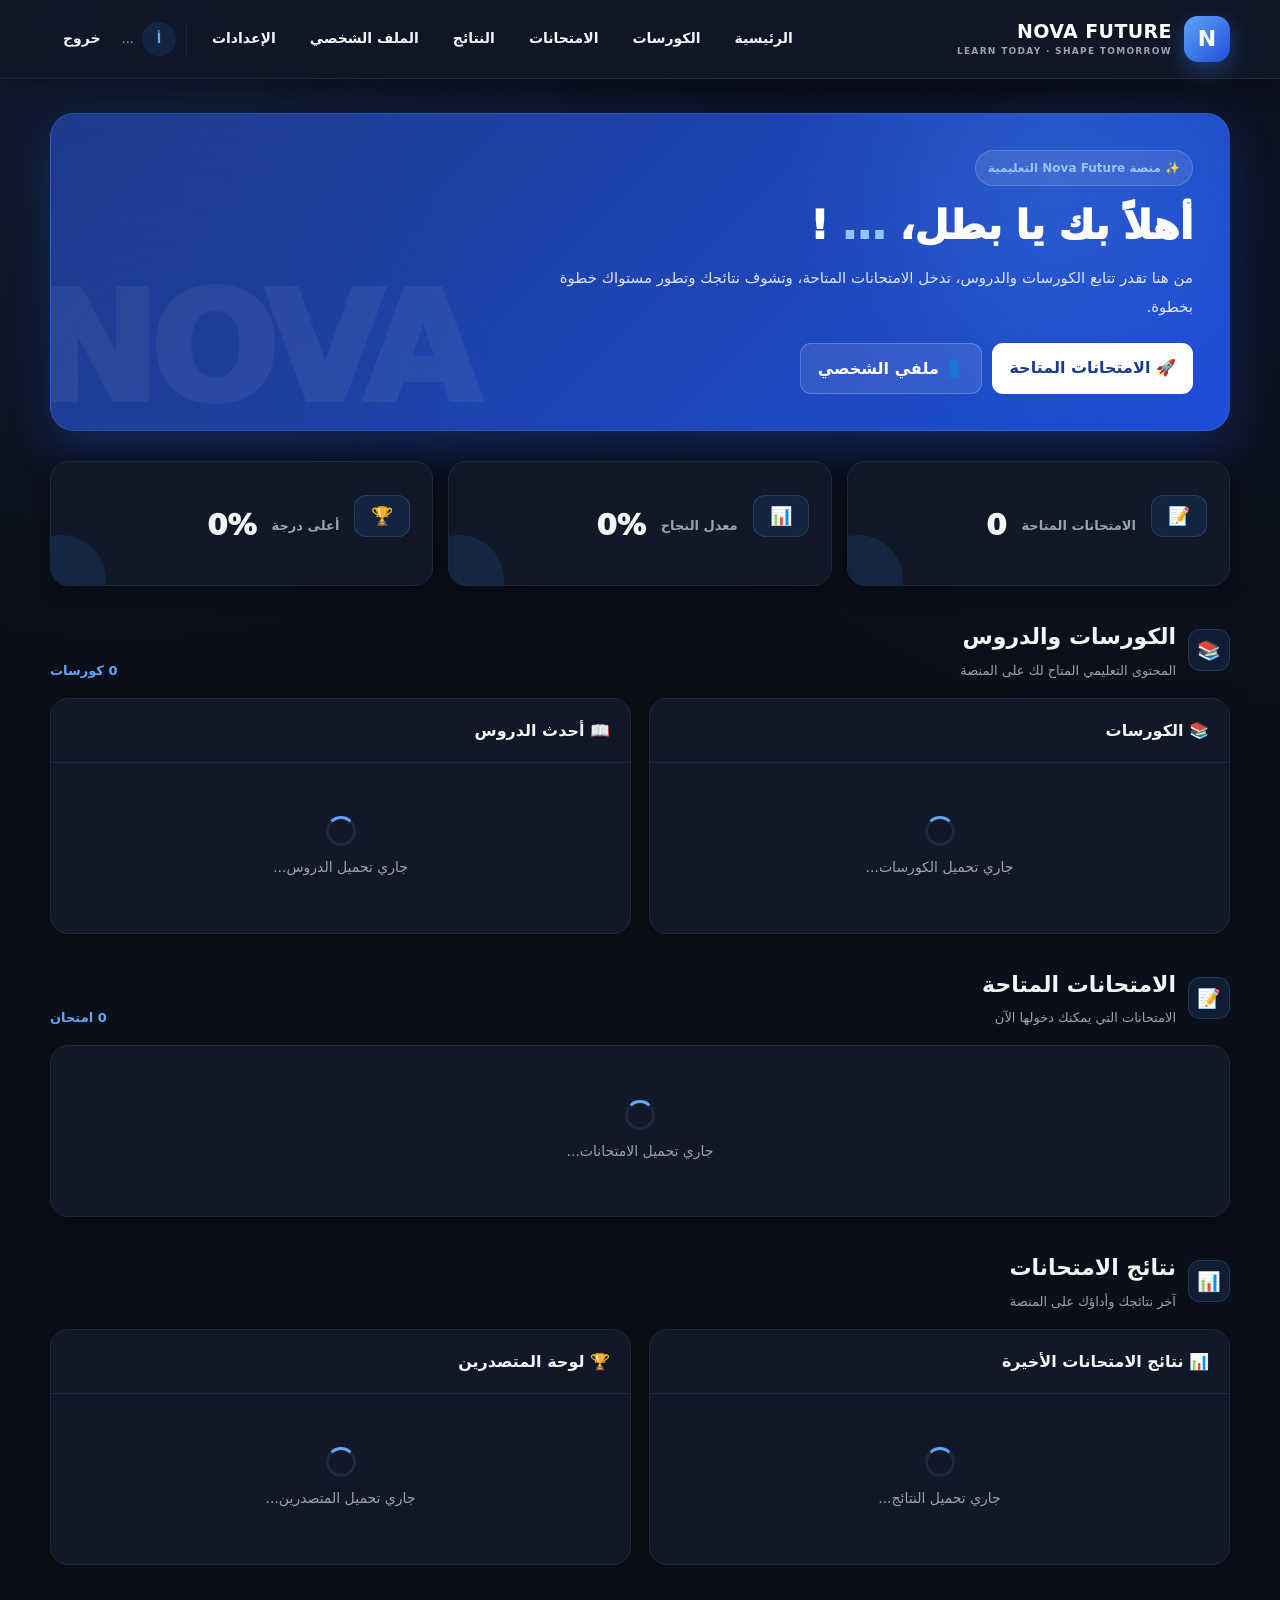
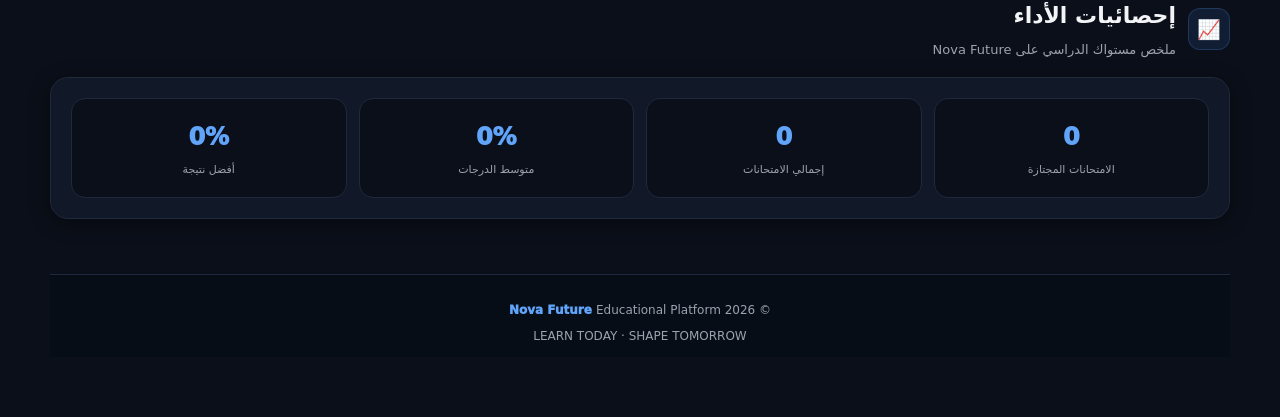
<file: pages/student-4.html>
<!DOCTYPE html><html lang="ar" dir="rtl"><head><meta charset="UTF-8">

<meta name="viewport" content="width=device-width, initial-scale=1.0">

<meta
    name="description"
    content="لوحة الطالب - Nova Future Educational Platform"
>

<title>لوحة الطالب - Nova Future</title>

<link rel="stylesheet" href="../css/style.css">

<style>

    /* =========================================================
       NOVA FUTURE - STUDENT PAGE
    ========================================================= */

    :root {
        --student-blue: #3b82f6;
        --student-dark-blue: #1d4ed8;
        --student-soft: rgba(59, 130, 246, 0.12);
        --bg-color: #0b0f19;
        --surface-color: #111827;
        --border-color: #1f293d;
        --text-color: #f3f4f6;
        --muted-color: #9ca3af;
        --shadow-sm: 0 4px 20px rgba(0, 0, 0, 0.4);
        --shadow-md: 0 10px 30px rgba(0, 0, 0, 0.6);
        --danger-color: #ef4444;
    }

    body {
        background:
            radial-gradient(circle at 10% 0%, rgba(59, 130, 246, .12), transparent 28%),
            radial-gradient(circle at 90% 10%, rgba(30, 58, 138, .1), transparent 25%),
            var(--bg-color);
        color: var(--text-color);
        font-family: system-ui, -apple-system, sans-serif;
    }


    /* =========================
       HEADER
    ========================= */

    .student-header {
        position: sticky;
        top: 0;
        z-index: 1000;
        background: rgba(17, 24, 39, .88);
        border-bottom: 1px solid var(--border-color);
        box-shadow: 0 5px 25px rgba(0, 0, 0, .4);
        backdrop-filter: blur(14px);
    }

    .student-header-inner {
        width: min(1180px, calc(100% - 32px));
        margin: auto;
        min-height: 78px;
        display: flex;
        align-items: center;
        justify-content: space-between;
        gap: 20px;
    }

    .nova-brand {
        display: flex;
        align-items: center;
        gap: 12px;
        text-decoration: none;
        color: var(--text-color);
    }

    .nova-logo {
        width: 46px;
        height: 46px;
        border-radius: 14px;
        display: grid;
        place-items: center;
        color: white;
        font-size: 22px;
        font-weight: 900;
        background: linear-gradient(
            135deg,
            #60a5fa,
            var(--student-dark-blue)
        );
        box-shadow: 0 8px 22px rgba(59, 130, 246, .35);
    }

    .nova-brand-text {
        display: flex;
        flex-direction: column;
        line-height: 1.1;
    }

    .nova-brand-name {
        font-size: 19px;
        font-weight: 900;
        letter-spacing: .4px;
        color: #ffffff;
    }

    .nova-brand-tagline {
        margin-top: 5px;
        font-size: 9px;
        font-weight: 800;
        color: var(--muted-color);
        letter-spacing: 1.3px;
    }

    .student-nav {
        display: flex;
        align-items: center;
        gap: 8px;
    }

    .student-nav a,
    .student-nav button {
        border: 0;
        background: transparent;
        color: var(--text-color);
        padding: 10px 13px;
        border-radius: 10px;
        font: inherit;
        font-size: 14px;
        font-weight: 700;
        text-decoration: none;
        cursor: pointer;
        transition: .2s ease;
    }

    .student-nav a:hover,
    .student-nav button:hover {
        background: var(--student-soft);
        color: #60a5fa;
    }

    .nav-user {
        display: flex;
        align-items: center;
        gap: 8px;
        margin-right: 4px;
        padding-right: 10px;
        border-right: 1px solid var(--border-color);
        font-size: 13px;
        color: var(--muted-color);
    }

    .nav-avatar {
        width: 34px;
        height: 34px;
        border-radius: 50%;
        display: grid;
        place-items: center;
        background: var(--student-soft);
        color: #60a5fa;
        font-weight: 900;
    }


    /* =========================
       MAIN
    ========================= */

    .student-main {
        width: min(1180px, calc(100% - 32px));
        margin: auto;
        padding: 34px 0 60px;
    }


    /* =========================
       WELCOME
    ========================= */

    .welcome-panel {
        position: relative;
        overflow: hidden;
        min-height: 220px;
        padding: 36px;
        border-radius: 24px;
        color: white;
        background:
            radial-gradient(circle at 85% 20%, rgba(96, 165, 250, .2), transparent 25%),
            radial-gradient(circle at 10% 90%, rgba(30, 58, 138, .3), transparent 30%),
            linear-gradient(
                135deg,
                #1e3a8a,
                #1d4ed8
            );
        box-shadow: 0 18px 45px rgba(29, 78, 216, .3);
        border: 1px solid rgba(96, 165, 250, 0.2);
    }

    .welcome-panel::after {
        content: "NOVA";
        position: absolute;
        left: -20px;
        bottom: -48px;
        font-size: 150px;
        font-weight: 1000;
        letter-spacing: -8px;
        opacity: .055;
        pointer-events: none;
    }

    .welcome-content {
        position: relative;
        z-index: 1;
        max-width: 760px;
    }

    .welcome-badge {
        display: inline-flex;
        align-items: center;
        gap: 7px;
        padding: 7px 12px;
        border-radius: 999px;
        background: rgba(255,255,255,.1);
        border: 1px solid rgba(255,255,255,.15);
        font-size: 12px;
        font-weight: 800;
        margin-bottom: 16px;
        color: #93c5fd;
    }

    .welcome-title {
        margin: 0;
        font-size: clamp(26px, 4vw, 39px);
        line-height: 1.25;
        font-weight: 950;
        color: #ffffff;
    }

    .welcome-title span {
        color: #93c5fd;
    }

    .welcome-description {
        margin: 13px 0 0;
        max-width: 680px;
        line-height: 1.9;
        color: rgba(255,255,255,.85);
        font-size: 15px;
    }

    .welcome-actions {
        margin-top: 22px;
        display: flex;
        gap: 10px;
        flex-wrap: wrap;
    }

    .welcome-action {
        border: 0;
        padding: 11px 17px;
        border-radius: 11px;
        background: #ffffff;
        color: #1e3a8a;
        font-weight: 900;
        cursor: pointer;
        text-decoration: none;
        transition: .2s ease;
    }

    .welcome-action:hover {
        transform: translateY(-2px);
        box-shadow: 0 10px 25px rgba(0,0,0,.3);
        background: #f8fafc;
    }

    .welcome-action.secondary {
        background: rgba(255,255,255,.1);
        color: white;
        border: 1px solid rgba(255,255,255,.2);
    }

    .welcome-action.secondary:hover {
        background: rgba(255,255,255,.2);
    }


    /* =========================
       SECTION HEADERS
    ========================= */

    .student-section {
        margin-top: 32px;
        scroll-margin-top: 100px;
    }

    .section-heading {
        display: flex;
        align-items: end;
        justify-content: space-between;
        gap: 15px;
        margin-bottom: 16px;
    }

    .section-heading-main {
        display: flex;
        align-items: center;
        gap: 12px;
    }

    .section-icon {
        width: 42px;
        height: 42px;
        display: grid;
        place-items: center;
        border-radius: 12px;
        background: var(--student-soft);
        color: #60a5fa;
        font-size: 19px;
        border: 1px solid rgba(96, 165, 250, 0.2);
    }

    .section-title {
        margin: 0;
        font-size: 22px;
        font-weight: 900;
        color: var(--text-color);
    }

    .section-subtitle {
        margin: 4px 0 0;
        color: var(--muted-color);
        font-size: 13px;
    }

    .section-count {
        color: #60a5fa;
        font-size: 13px;
        font-weight: 800;
    }


    /* =========================
       STATS
    ========================= */

    .student-stats {
        margin-top: 25px;
        display: grid;
        grid-template-columns: repeat(3, 1fr);
        gap: 15px;
    }

    .stat-card {
        position: relative;
        overflow: hidden;
        padding: 22px;
        border: 1px solid var(--border-color);
        border-radius: 18px;
        background: var(--surface-color);
        box-shadow: var(--shadow-sm);
        transition: .25s ease;
    }

    .stat-card:hover {
        transform: translateY(-3px);
        box-shadow: var(--shadow-md);
        border-color: rgba(96, 165, 250, 0.3);
    }

    .stat-card::after {
        content: "";
        position: absolute;
        width: 90px;
        height: 90px;
        border-radius: 50%;
        background: var(--student-soft);
        left: -35px;
        bottom: -40px;
    }

    .stat-icon {
        width: 42px;
        height: 42px;
        border-radius: 12px;
        display: grid;
        place-items: center;
        background: var(--student-soft);
        color: #60a5fa;
        font-size: 18px;
        margin-bottom: 15px;
        border: 1px solid rgba(96, 165, 250, 0.2);
    }

    .stat-label {
        color: var(--muted-color);
        font-size: 13px;
        font-weight: 700;
    }

    .stat-value {
        margin-top: 5px;
        font-size: 29px;
        font-weight: 950;
        color: var(--text-color);
    }


    /* =========================
       GENERAL DASHBOARD GRID
    ========================= */

    .dashboard-grid {
        display: grid;
        grid-template-columns: repeat(2, minmax(0, 1fr));
        gap: 18px;
    }

    .nova-card {
        border: 1px solid var(--border-color);
        border-radius: 18px;
        background: var(--surface-color);
        box-shadow: var(--shadow-sm);
        overflow: hidden;
    }

    .nova-card-header {
        padding: 18px 20px;
        border-bottom: 1px solid var(--border-color);
        display: flex;
        align-items: center;
        justify-content: space-between;
        gap: 12px;
        background: rgba(17, 24, 39, 0.6);
    }

    .nova-card-title {
        margin: 0;
        font-size: 16px;
        font-weight: 900;
        color: var(--text-color);
    }

    .nova-card-body {
        padding: 20px;
    }


    /* =========================
       LOADING
    ========================= */

    .loading-state,
    .empty-state,
    .error-state {
        min-height: 130px;
        display: flex;
        align-items: center;
        justify-content: center;
        flex-direction: column;
        gap: 10px;
        text-align: center;
        color: var(--muted-color);
        font-size: 14px;
    }

    .loading-spinner {
        width: 30px;
        height: 30px;
        border: 3px solid var(--border-color);
        border-top-color: #60a5fa;
        border-radius: 50%;
        animation: novaSpin .8s linear infinite;
    }

    @keyframes novaSpin {
        to {
            transform: rotate(360deg);
        }
    }

    .error-state {
        color: var(--danger-color);
    }


    /* =========================
       COURSES
    ========================= */

    .course-list {
        display: grid;
        gap: 12px;
    }

    .course-item {
        padding: 16px;
        border: 1px solid var(--border-color);
        border-radius: 14px;
        background: var(--bg-color);
        transition: .2s ease;
    }

    .course-item:hover {
        border-color: #60a5fa;
        transform: translateY(-2px);
    }

    .course-item-top {
        display: flex;
        justify-content: space-between;
        gap: 12px;
        align-items: flex-start;
    }

    .course-name {
        margin: 0;
        font-size: 15px;
        font-weight: 900;
        color: var(--text-color);
    }

    .course-teacher {
        margin-top: 5px;
        color: var(--muted-color);
        font-size: 12px;
    }

    .course-description {
        margin: 12px 0 0;
        color: var(--muted-color);
        line-height: 1.8;
        font-size: 13px;
    }

    .course-badge {
        white-space: nowrap;
        padding: 5px 9px;
        border-radius: 999px;
        background: var(--student-soft);
        color: #60a5fa;
        font-size: 11px;
        font-weight: 800;
        border: 1px solid rgba(96, 165, 250, 0.2);
    }


    /* =========================
       LESSONS
    ========================= */

    .lesson-list {
        display: grid;
        gap: 11px;
    }

    .lesson-item {
        padding: 15px;
        border: 1px solid var(--border-color);
        border-radius: 13px;
        background: var(--bg-color);
    }

    .lesson-title {
        margin: 0;
        font-size: 14px;
        font-weight: 900;
        color: var(--text-color);
    }

    .lesson-course {
        margin-top: 5px;
        color: #60a5fa;
        font-size: 12px;
        font-weight: 700;
    }

    .lesson-content {
        margin-top: 9px;
        color: var(--muted-color);
        font-size: 13px;
        line-height: 1.8;
        white-space: pre-wrap;
    }

    .lesson-file {
        display: inline-flex;
        margin-top: 10px;
        padding: 7px 10px;
        border-radius: 8px;
        background: var(--student-soft);
        color: #60a5fa;
        text-decoration: none;
        font-size: 12px;
        font-weight: 800;
        border: 1px solid rgba(96, 165, 250, 0.2);
    }


    /* =========================
       EXAMS
    ========================= */

    .exam-list {
        display: grid;
        gap: 14px;
    }

    .exam-card {
        border: 1px solid var(--border-color);
        border-radius: 16px;
        padding: 18px;
        background: var(--bg-color);
        transition: .2s ease;
    }

    .exam-card:hover {
        border-color: #60a5fa;
        box-shadow: 0 7px 20px rgba(59, 99, 235, .15);
    }

    .exam-top {
        display: flex;
        justify-content: space-between;
        gap: 15px;
        align-items: flex-start;
    }

    .exam-title {
        margin: 0;
        font-size: 16px;
        font-weight: 900;
        color: var(--text-color);
    }

    .exam-course {
        margin-top: 5px;
        color: #60a5fa;
        font-size: 12px;
        font-weight: 800;
    }

    .exam-description {
        margin: 12px 0 0;
        color: var(--muted-color);
        line-height: 1.8;
        font-size: 13px;
    }

    .exam-meta {
        margin-top: 14px;
        display: flex;
        flex-wrap: wrap;
        gap: 8px;
    }

    .exam-meta-item {
        padding: 6px 9px;
        border-radius: 8px;
        background: var(--surface-color);
        border: 1px solid var(--border-color);
        color: var(--muted-color);
        font-size: 11px;
        font-weight: 700;
    }

    .exam-start-btn {
        margin-top: 15px;
        width: 100%;
        border: 0;
        border-radius: 10px;
        padding: 11px;
        color: white;
        background: var(--student-blue);
        font: inherit;
        font-weight: 900;
        cursor: pointer;
        transition: .2s ease;
        box-shadow: 0 4px 12px rgba(59, 130, 246, 0.3);
    }

    .exam-start-btn:hover {
        background: var(--student-dark-blue);
        transform: translateY(-1px);
    }

    .exam-start-btn:disabled {
        opacity: .55;
        cursor: not-allowed;
        transform: none;
        box-shadow: none;
    }

    .availability-badge {
        padding: 6px 9px;
        border-radius: 999px;
        font-size: 11px;
        font-weight: 900;
        white-space: nowrap;
    }

    .availability-badge.available {
        background: rgba(34,197,94,.15);
        color: #4ade80;
        border: 1px solid rgba(34,197,94,0.3);
    }

    .availability-badge.upcoming {
        background: rgba(234,179,8,.15);
        color: #facc15;
        border: 1px solid rgba(234,179,8,0.3);
    }

    .availability-badge.ended {
        background: rgba(239,68,68,.15);
        color: #f87171;
        border: 1px solid rgba(239,68,68,0.3);
    }


    /* =========================
       EXAM SOLVING
    ========================= */

    #examSection {
        display: none;
    }

    .exam-solver {
        border: 1px solid var(--border-color);
        border-radius: 20px;
        background: var(--surface-color);
        overflow: hidden;
        box-shadow: var(--shadow-md);
    }

    .solver-header {
        padding: 20px;
        color: white;
        background: linear-gradient(
            135deg,
            #1e3a8a,
            var(--student-blue)
        );
    }

    .solver-header-top {
        display: flex;
        justify-content: space-between;
        gap: 15px;
        align-items: center;
    }

    .solver-title {
        margin: 0;
        font-size: 21px;
        font-weight: 950;
    }

    .solver-counter {
        margin-top: 7px;
        color: rgba(255,255,255,.8);
        font-size: 13px;
    }

    .timer-box {
        min-width: 115px;
        padding: 10px 14px;
        border-radius: 12px;
        text-align: center;
        background: rgba(0,0,0,.2);
        border: 1px solid rgba(255,255,255,.2);
    }

    .timer-label {
        display: block;
        font-size: 10px;
        color: rgba(255,255,255,.8);
    }

    #examTimer {
        display: block;
        margin-top: 2px;
        font-size: 21px;
        font-weight: 950;
        direction: ltr;
        color: #ffffff;
    }

    .solver-progress {
        height: 5px;
        margin-top: 16px;
        overflow: hidden;
        border-radius: 999px;
        background: rgba(0,0,0,.2);
    }

    #examProgress {
        height: 100%;
        width: 0;
        background: #ffffff;
        border-radius: inherit;
        transition: width .25s ease;
    }

    .solver-body {
        padding: 24px;
    }

    .question-number {
        color: #60a5fa;
        font-size: 12px;
        font-weight: 900;
    }

    .question-text {
        margin: 8px 0 20px;
        font-size: 19px;
        line-height: 1.8;
        font-weight: 900;
        color: var(--text-color);
    }

    .options-list {
        display: grid;
        gap: 11px;
    }

    .option-label {
        display: flex;
        align-items: center;
        gap: 12px;
        padding: 14px;
        border: 1px solid var(--border-color);
        border-radius: 12px;
        cursor: pointer;
        transition: .2s ease;
        background: var(--bg-color);
    }

    .option-label:hover {
        border-color: #60a5fa;
        background: var(--student-soft);
    }

    .option-label.selected {
        border-color: #60a5fa;
        background: var(--student-soft);
    }

    .option-label input {
        width: 18px;
        height: 18px;
        margin: 0;
        accent-color: #60a5fa;
    }

    .option-text {
        font-size: 14px;
        font-weight: 700;
        line-height: 1.6;
        color: var(--text-color);
    }


    /* =========================
       EXAM NAVIGATION
    ========================= */

    .solver-actions {
        margin-top: 22px;
        display: grid;
        grid-template-columns: 1fr 1fr 1fr;
        gap: 10px;
    }

    .solver-btn {
        width: 100%;
        min-width: 0;
        border: 0;
        padding: 12px 16px;
        border-radius: 10px;
        font: inherit;
        font-weight: 900;
        cursor: pointer;
        transition: .2s ease;
    }

    .solver-btn.primary {
        color: white;
        background: var(--student-blue);
        box-shadow: 0 4px 12px rgba(59, 130, 246, 0.3);
    }

    .solver-btn.primary:hover {
        background: var(--student-dark-blue);
    }

    .solver-btn.secondary {
        background: var(--bg-color);
        color: var(--text-color);
        border: 1px solid var(--border-color);
    }

    .solver-btn.secondary:hover {
        background: var(--surface-color);
        border-color: var(--muted-color);
    }

    .submit-exam-btn {
        color: white;
        background: #16a34a;
        box-shadow: 0 4px 12px rgba(22, 163, 74, 0.3);
    }

    .submit-exam-btn:hover {
        background: #15803d;
    }

    .solver-btn:disabled {
        opacity: .45;
        cursor: not-allowed;
        transform: none;
        box-shadow: none;
    }


    /* =========================
       RESULTS
    ========================= */

    .results-list {
        display: grid;
        gap: 10px;
    }

    .result-item {
        display: grid;
        grid-template-columns: 1fr auto;
        align-items: center;
        gap: 15px;
        padding: 14px;
        border: 1px solid var(--border-color);
        border-radius: 12px;
        background: var(--bg-color);
    }

    .result-title {
        margin: 0;
        font-size: 14px;
        font-weight: 900;
        color: var(--text-color);
    }

    .result-date {
        margin-top: 5px;
        color: var(--muted-color);
        font-size: 11px;
    }

    .result-score {
        min-width: 80px;
        text-align: center;
        padding: 8px 10px;
        border-radius: 10px;
        background: var(--student-soft);
        color: #60a5fa;
        font-size: 15px;
        font-weight: 950;
        border: 1px solid rgba(96, 165, 250, 0.2);
    }


    /* =========================
       LEADERBOARD
    ========================= */

    .leaderboard-list {
        display: grid;
        gap: 9px;
    }

    .leaderboard-item {
        display: grid;
        grid-template-columns: 38px 1fr auto;
        gap: 10px;
        align-items: center;
        padding: 11px 12px;
        border: 1px solid var(--border-color);
        border-radius: 12px;
        background: var(--bg-color);
    }

    .rank {
        width: 32px;
        height: 32px;
        display: grid;
        place-items: center;
        border-radius: 9px;
        background: var(--student-soft);
        color: #60a5fa;
        font-weight: 950;
        font-size: 12px;
        border: 1px solid rgba(96, 165, 250, 0.2);
    }

    .leader-name {
        font-size: 13px;
        font-weight: 900;
        color: var(--text-color);
    }

    .leader-exams {
        margin-top: 3px;
        color: var(--muted-color);
        font-size: 10px;
    }

    .leader-score {
        color: #60a5fa;
        font-size: 14px;
        font-weight: 950;
    }


    /* =========================
       PERFORMANCE
    ========================= */

    .performance-grid {
        display: grid;
        grid-template-columns: repeat(4, 1fr);
        gap: 12px;
    }

    .performance-item {
        padding: 18px 12px;
        text-align: center;
        border: 1px solid var(--border-color);
        border-radius: 14px;
        background: var(--bg-color);
    }

    .performance-number {
        font-size: 24px;
        font-weight: 950;
        color: #60a5fa;
    }

    .performance-label {
        margin-top: 5px;
        color: var(--muted-color);
        font-size: 11px;
        line-height: 1.5;
    }


    /* =========================
       MODALS
    ========================= */

    .result-overlay,
    .logout-overlay {
        position: fixed;
        inset: 0;
        z-index: 2000;
        display: none;
        align-items: center;
        justify-content: center;
        padding: 20px;
        background: rgba(0, 0, 0, .75);
        backdrop-filter: blur(5px);
    }

    .result-modal,
    .logout-modal {
        width: min(460px, 100%);
        padding: 28px;
        border-radius: 22px;
        background: var(--surface-color);
        border: 1px solid var(--border-color);
        box-shadow: 0 25px 70px rgba(0,0,0,.5);
        text-align: center;
        animation: modalIn .2s ease;
    }

    @keyframes modalIn {
        from {
            opacity: 0;
            transform: translateY(10px) scale(.98);
        }

        to {
            opacity: 1;
            transform: none;
        }
    }

    .result-success-icon {
        width: 65px;
        height: 65px;
        margin: 0 auto 15px;
        display: grid;
        place-items: center;
        border-radius: 50%;
        background: var(--student-soft);
        color: #60a5fa;
        font-size: 30px;
        border: 1px solid rgba(96, 165, 250, 0.2);
    }

    .result-modal h2,
    .logout-modal h2 {
        margin: 0;
        font-size: 22px;
        font-weight: 950;
        color: var(--text-color);
    }

    .result-modal p,
    .logout-modal p {
        margin: 10px 0 0;
        color: var(--muted-color);
        line-height: 1.8;
        font-size: 14px;
    }

    .result-score-big {
        margin: 20px 0;
        padding: 18px;
        border-radius: 15px;
        background: var(--student-soft);
        border: 1px solid rgba(96, 165, 250, 0.2);
    }

    .result-score-big strong {
        display: block;
        color: #60a5fa;
        font-size: 32px;
        font-weight: 950;
    }

    .result-score-big span {
        color: var(--muted-color);
        font-size: 12px;
    }

    .modal-actions {
        display: flex;
        gap: 9px;
        margin-top: 20px;
    }

    .modal-actions button {
        flex: 1;
    }


    /* =========================
       WRONG ANSWERS
    ========================= */

    .wrong-answers {
        margin-top: 18px;
        text-align: right;
        display: grid;
        gap: 9px;
    }

    .wrong-answer {
        padding: 12px;
        border-radius: 10px;
        background: var(--bg-color);
        border: 1px solid var(--border-color);
    }

    .wrong-answer strong {
        font-size: 13px;
        color: var(--text-color);
    }

    .wrong-answer p {
        margin-top: 5px;
        font-size: 12px;
        color: var(--muted-color);
    }


    /* =========================
       FOOTER
    ========================= */

    .student-footer {
        margin-top: 55px;
        padding: 25px 0 10px;
        border-top: 1px solid var(--border-color);
        text-align: center;
        color: var(--muted-color);
        font-size: 12px;
    }

    .footer-brand {
        color: #60a5fa;
        font-weight: 950;
    }


    /* =========================
       RESPONSIVE
    ========================= */

    @media (max-width: 900px) {

        .student-nav a:not(.keep-mobile) {
            display: none;
        }

        .student-stats {
            grid-template-columns: repeat(3, 1fr);
        }

        .dashboard-grid {
            grid-template-columns: 1fr;
        }

        .performance-grid {
            grid-template-columns: repeat(2, 1fr);
        }

    }


    @media (max-width: 650px) {

        .student-header-inner,
        .student-main {
            width: min(100% - 20px, 1180px);
        }

        .student-header-inner {
            min-height: 68px;
        }

        .nova-brand-tagline {
            display: none;
        }

        .nova-logo {
            width: 40px;
            height: 40px;
        }

        .nova-brand-name {
            font-size: 16px;
        }

        .nav-user {
            display: none;
        }

        .student-main {
            padding-top: 18px;
        }

        .welcome-panel {
            padding: 25px 20px;
            border-radius: 19px;
        }

        .welcome-title {
            font-size: 25px;
        }

        .welcome-description {
            font-size: 13px;
        }

        .student-stats {
            grid-template-columns: 1fr;
        }

        .section-title {
            font-size: 19px;
        }

        .section-heading {
            align-items: flex-start;
        }

        .section-count {
            display: none;
        }

        .solver-header-top {
            align-items: flex-start;
            flex-direction: column;
        }

        .timer-box {
            width: 100%;
        }

        .solver-body {
            padding: 18px;
        }

        .question-text {
            font-size: 16px;
        }

        /* أزرار الامتحان على الموبايل */

        .solver-actions {
            grid-template-columns: 1fr;
            gap: 10px;
        }

        .solver-btn {
            width: 100%;
        }

        .result-item {
            grid-template-columns: 1fr;
        }

        .result-score {
            width: 100%;
        }

        .performance-grid {
            grid-template-columns: repeat(2, 1fr);
        }

        .exam-top {
            flex-direction: column;
        }

        .availability-badge {
            align-self: flex-start;
        }

        .modal-actions {
            flex-direction: column;
        }

    }


    @media (prefers-reduced-motion: reduce) {

        *,
        *::before,
        *::after {
            animation-duration: .01ms !important;
            animation-iteration-count: 1 !important;
            transition-duration: .01ms !important;
        }

    }

</style>

</head><body><!-- =========================================================
     HEADER
========================================================== --><header class="student-header"><div class="student-header-inner">

    <a
        href="../index.html"
        class="nova-brand"
        aria-label="Nova Future"
    >

        <div class="nova-logo">
            N
        </div>

        <div class="nova-brand-text">

            <div class="nova-brand-name">
                NOVA FUTURE
            </div>

            <div class="nova-brand-tagline">
                LEARN TODAY · SHAPE TOMORROW
            </div>

        </div>

    </a>


    <nav
        class="student-nav"
        aria-label="القائمة الرئيسية"
    >

        <a href="#dashboard">
            الرئيسية
        </a>

        <a href="#coursesSection">
            الكورسات
        </a>

        <a href="#examsSection">
            الامتحانات
        </a>

        <a href="#resultsSection">
            النتائج
        </a>

        <a href="profile.html">
            الملف الشخصي
        </a>

        <a href="settings.html">
            الإعدادات
        </a>


        <div class="nav-user">

            <div
                class="nav-avatar"
                id="navAvatar"
            >
                أ
            </div>

            <span id="navStudentName">
                ...
            </span>

        </div>


        <button
            type="button"
            id="logoutBtn"
        >
            خروج
        </button>

    </nav>

</div>

</header><!-- =========================================================
     MAIN
========================================================== --><main
    class="student-main"
    id="dashboard"
><!-- =========================
     WELCOME
========================== -->

<section class="welcome-panel">

    <div class="welcome-content">

        <div class="welcome-badge">
            ✨ منصة Nova Future التعليمية
        </div>

        <h1 class="welcome-title">

            أهلاً بك يا بطل،

            <span id="welcomeStudentName">
                ...
            </span>!

        </h1>

        <p class="welcome-description">

            من هنا تقدر تتابع الكورسات والدروس،
            تدخل الامتحانات المتاحة،
            وتشوف نتائجك وتطور مستواك خطوة بخطوة.

        </p>


        <div class="welcome-actions">

            <a
                href="#examsSection"
                class="welcome-action"
            >
                🚀 الامتحانات المتاحة
            </a>

            <a
                href="profile.html"
                class="welcome-action secondary"
            >
                👤 ملفي الشخصي
            </a>

        </div>

    </div>

</section>


<!-- =========================
     STATS
========================== -->

<section
    class="student-stats"
    aria-label="إحصائيات الطالب"
>

    <article class="stat-card">

        <div class="stat-icon">
            📝
        </div>

        <div class="stat-label">
            الامتحانات المتاحة
        </div>

        <div
            class="stat-value"
            id="availableExamsCount"
        >
            0
        </div>

    </article>


    <article class="stat-card">

        <div class="stat-icon">
            📊
        </div>

        <div class="stat-label">
            معدل النجاح
        </div>

        <div
            class="stat-value"
            id="successRate"
        >
            0%
        </div>

    </article>


    <article class="stat-card">

        <div class="stat-icon">
            🏆
        </div>

        <div class="stat-label">
            أعلى درجة
        </div>

        <div
            class="stat-value"
            id="highestScore"
        >
            0%
        </div>

    </article>

</section>


<!-- =========================
     COURSES + LESSONS
========================== -->

<section
    class="student-section"
    id="coursesSection"
>

    <div class="section-heading">

        <div class="section-heading-main">

            <div class="section-icon">
                📚
            </div>

            <div>

                <h2 class="section-title">
                    الكورسات والدروس
                </h2>

                <p class="section-subtitle">
                    المحتوى التعليمي المتاح لك على المنصة
                </p>

            </div>

        </div>

        <div
            class="section-count"
            id="coursesCount"
        >
            0 كورسات
        </div>

    </div>


    <div class="dashboard-grid">


        <!-- COURSES -->

        <article class="nova-card">

            <div class="nova-card-header">

                <h3 class="nova-card-title">
                    📚 الكورسات
                </h3>

            </div>

            <div class="nova-card-body">

                <div
                    id="coursesContainer"
                    class="course-list"
                >

                    <div class="loading-state">

                        <div class="loading-spinner"></div>

                        <span>
                            جاري تحميل الكورسات...
                        </span>

                    </div>

                </div>

            </div>

        </article>


        <!-- LESSONS -->

        <article class="nova-card">

            <div class="nova-card-header">

                <h3 class="nova-card-title">
                    📖 أحدث الدروس
                </h3>

            </div>

            <div class="nova-card-body">

                <div
                    id="lessonsContainer"
                    class="lesson-list"
                >

                    <div class="loading-state">

                        <div class="loading-spinner"></div>

                        <span>
                            جاري تحميل الدروس...
                        </span>

                    </div>

                </div>

            </div>

        </article>

    </div>

</section>


<!-- =========================
     EXAMS
========================== -->

<section
    class="student-section"
    id="examsSection"
>

    <div class="section-heading">

        <div class="section-heading-main">

            <div class="section-icon">
                📝
            </div>

            <div>

                <h2 class="section-title">
                    الامتحانات المتاحة
                </h2>

                <p class="section-subtitle">
                    الامتحانات التي يمكنك دخولها الآن
                </p>

            </div>

        </div>

        <div
            class="section-count"
            id="examsSectionCount"
        >
            0 امتحان
        </div>

    </div>


    <article class="nova-card">

        <div class="nova-card-body">

            <div
                id="examsContainer"
                class="exam-list"
            >

                <div class="loading-state">

                    <div class="loading-spinner"></div>

                    <span>
                        جاري تحميل الامتحانات...
                    </span>

                </div>

            </div>

        </div>

    </article>

</section>


<!-- =========================
     EXAM SOLVER
========================== -->

<section
    class="student-section"
    id="examSection"
>

    <div class="section-heading">

        <div class="section-heading-main">

            <div class="section-icon">
                ✏️
            </div>

            <div>

                <h2 class="section-title">
                    حل الامتحان
                </h2>

                <p class="section-subtitle">
                    اقرأ السؤال جيداً واختر الإجابة الصحيحة
                </p>

            </div>

        </div>

    </div>


    <div class="exam-solver">


        <div class="solver-header">

            <div class="solver-header-top">

                <div>

                    <h3
                        class="solver-title"
                        id="solverExamTitle"
                    >
                        الامتحان
                    </h3>

                    <div
                        class="solver-counter"
                        id="questionCounter"
                    >
                        السؤال 1 من 1
                    </div>

                </div>


                <div class="timer-box">

                    <span class="timer-label">
                        ⏱️ الوقت المتبقي
                    </span>

                    <span id="examTimer">
                        00:00
                    </span>
<div
    class="exam-violations"
    id="examViolations"
>
    ⚠️ مخالفات المغادرة:
    <strong id="examViolationCount">
        0
    </strong>
</div>
                    <div
    id="lastExamViolation"
    style="display:none;"
>
</div>
                </div>

            </div>


            <div class="solver-progress">

                <div id="examProgress"></div>

            </div>

        </div>


        <div class="solver-body">

            <div
                class="question-number"
                id="questionNumber"
            >
                السؤال 1
            </div>


            <h3
                class="question-text"
                id="questionText"
            >
                ...
            </h3>


            <div
                class="options-list"
                id="optionsContainer"
            >
            </div>


            <!-- أزرار الامتحان -->

            <div class="solver-actions">

                <button
                    type="button"
                    class="solver-btn secondary"
                    id="previousQuestionBtn"
                >
                    → السؤال السابق
                </button>


                <button
                    type="button"
                    class="solver-btn primary"
                    id="nextQuestionBtn"
                >
                    السؤال التالي ←
                </button>


                <button
                    type="button"
                    class="solver-btn submit-exam-btn"
                    id="submitExamBtn"
                >
                    ✅ تسليم الامتحان
                </button>

            </div>

        </div>

    </div>

</section>


<!-- =========================
     RESULTS + LEADERBOARD
========================== -->

<section
    class="student-section"
    id="resultsSection"
>

    <div class="section-heading">

        <div class="section-heading-main">

            <div class="section-icon">
                📊
            </div>

            <div>

                <h2 class="section-title">
                    نتائج الامتحانات
                </h2>

                <p class="section-subtitle">
                    آخر نتائجك وأداؤك على المنصة
                </p>

            </div>

        </div>

    </div>


    <div class="dashboard-grid">


        <!-- RESULTS -->

        <article class="nova-card">

            <div class="nova-card-header">

                <h3 class="nova-card-title">
                    📊 نتائج الامتحانات الأخيرة
                </h3>

            </div>

            <div class="nova-card-body">

                <div
                    id="resultsContainer"
                    class="results-list"
                >

                    <div class="loading-state">

                        <div class="loading-spinner"></div>

                        <span>
                            جاري تحميل النتائج...
                        </span>

                    </div>

                </div>

            </div>

        </article>


        <!-- LEADERBOARD -->

        <article class="nova-card">

            <div class="nova-card-header">

                <h3 class="nova-card-title">
                    🏆 لوحة المتصدرين
                </h3>

            </div>

            <div class="nova-card-body">

                <div
                    id="leaderboardContainer"
                    class="leaderboard-list"
                >

                    <div class="loading-state">

                        <div class="loading-spinner"></div>

                        <span>
                            جاري تحميل المتصدرين...
                        </span>

                    </div>

                </div>

            </div>

        </article>

    </div>

</section>


<!-- =========================
     PERFORMANCE
========================== -->

<section class="student-section">

    <div class="section-heading">

        <div class="section-heading-main">

            <div class="section-icon">
                📈
            </div>

            <div>

                <h2 class="section-title">
                    إحصائيات الأداء
                </h2>

                <p class="section-subtitle">
                    ملخص مستواك الدراسي على Nova Future
                </p>

            </div>

        </div>

    </div>


    <article class="nova-card">

        <div class="nova-card-body">

            <div class="performance-grid">

                <div class="performance-item">

                    <div
                        class="performance-number"
                        id="passedExams"
                    >
                        0
                    </div>

                    <div class="performance-label">
                        الامتحانات المجتازة
                    </div>

                </div>


                <div class="performance-item">

                    <div
                        class="performance-number"
                        id="totalStudentExams"
                    >
                        0
                    </div>

                    <div class="performance-label">
                        إجمالي الامتحانات
                    </div>

                </div>


                <div class="performance-item">

                    <div
                        class="performance-number"
                        id="averageScore"
                    >
                        0%
                    </div>

                    <div class="performance-label">
                        متوسط الدرجات
                    </div>

                </div>


                <div class="performance-item">

                    <div
                        class="performance-number"
                        id="bestScore"
                    >
                        0%
                    </div>

                    <div class="performance-label">
                        أفضل نتيجة
                    </div>

                </div>

            </div>

        </div>

    </article>

</section>


<!-- =========================
     FOOTER
========================== -->

<footer class="student-footer">

    <div>

        © 2026

        <span class="footer-brand">
            Nova Future
        </span>

        Educational Platform

    </div>

    <div style="margin-top:6px;">
        LEARN TODAY · SHAPE TOMORROW
    </div>

</footer>

</main><!-- =========================================================
     RESULT MODAL
========================================================== --><div
    class="result-overlay"
    id="resultOverlay"
    role="dialog"
    aria-modal="true"
    aria-labelledby="resultModalTitle"
><div class="result-modal">

    <div class="result-success-icon">
        🎉
    </div>

    <h2 id="resultModalTitle">
        انتهى الامتحان بنجاح!
    </h2>

    <p>
        تم تسجيل نتيجتك على المنصة.
    </p>

    <div class="result-score-big">

        <strong id="finalScore">
            0%
        </strong>

        <span id="finalScoreDetails">
            0 من 0
        </span>

    </div>


    <div
        class="wrong-answers"
        id="wrongAnswersContainer"
        style="display:none;"
    >
    </div>


    <div class="modal-actions">

        <button
            type="button"
            class="solver-btn primary"
            id="closeResultBtn"
        >
            حسناً
        </button>

    </div>

</div>

</div><!-- =========================================================
     LOGOUT MODAL
========================================================== --><div
    class="logout-overlay"
    id="logoutOverlay"
    role="dialog"
    aria-modal="true"
    aria-labelledby="logoutTitle"
><div class="logout-modal">

    <div class="result-success-icon">
        👋
    </div>

    <h2 id="logoutTitle">
        تأكيد تسجيل الخروج
    </h2>

    <p>
        هل أنت متأكد أنك تريد تسجيل الخروج والعودة إلى صفحة الدخول؟
    </p>

    <div class="modal-actions">

        <button
            type="button"
            class="solver-btn secondary"
            id="cancelLogoutBtn"
        >
            إلغاء
        </button>

        <button
            type="button"
            class="solver-btn primary"
            id="confirmLogoutBtn"
        >
            نعم، تسجيل الخروج
        </button>

    </div>

</div>

</div><!-- =========================================================
     FIREBASE + PAGE LOGIC
========================================================== --><script type="module">

    import {
        auth,
        db
    } from "../js/firebase-config.js";


    import {
        onAuthStateChanged,
        signOut
    } from "https://www.gstatic.com/firebasejs/12.18.0/firebase-auth.js";


    import {
        collection,
        doc,
        getDoc,
        getDocs,
        query,
        where,
        addDoc,
        serverTimestamp,
        Timestamp
    } from "https://www.gstatic.com/firebasejs/12.18.0/firebase-firestore.js";


    /* =====================================================
       ELEMENTS
    ====================================================== */

    const welcomeStudentName =
        document.getElementById("welcomeStudentName");

    const navStudentName =
        document.getElementById("navStudentName");

    const navAvatar =
        document.getElementById("navAvatar");

    const coursesContainer =
        document.getElementById("coursesContainer");

    const lessonsContainer =
        document.getElementById("lessonsContainer");

    const examsContainer =
        document.getElementById("examsContainer");

    const resultsContainer =
        document.getElementById("resultsContainer");

    const leaderboardContainer =
        document.getElementById("leaderboardContainer");

    const availableExamsCount =
        document.getElementById("availableExamsCount");

    const successRate =
        document.getElementById("successRate");

    const highestScore =
        document.getElementById("highestScore");

    const coursesCount =
        document.getElementById("coursesCount");

    const examsSectionCount =
        document.getElementById("examsSectionCount");

    const passedExams =
        document.getElementById("passedExams");

    const totalStudentExams =
        document.getElementById("totalStudentExams");

    const averageScore =
        document.getElementById("averageScore");

    const bestScore =
        document.getElementById("bestScore");

    const examSection =
        document.getElementById("examSection");

    const solverExamTitle =
        document.getElementById("solverExamTitle");

    const questionCounter =
        document.getElementById("questionCounter");

    const questionNumber =
        document.getElementById("questionNumber");

    const questionText =
        document.getElementById("questionText");

    const optionsContainer =
        document.getElementById("optionsContainer");

    const previousQuestionBtn =
        document.getElementById("previousQuestionBtn");

    const nextQuestionBtn =
        document.getElementById("nextQuestionBtn");

    const submitExamBtn =
        document.getElementById("submitExamBtn");

    const examTimer =
        document.getElementById("examTimer");

    const examProgress =
        document.getElementById("examProgress");

    const resultOverlay =
        document.getElementById("resultOverlay");

    const finalScore =
        document.getElementById("finalScore");

    const finalScoreDetails =
        document.getElementById("finalScoreDetails");

    const wrongAnswersContainer =
        document.getElementById("wrongAnswersContainer");

    const closeResultBtn =
        document.getElementById("closeResultBtn");

    const logoutBtn =
        document.getElementById("logoutBtn");

    const logoutOverlay =
        document.getElementById("logoutOverlay");

    const cancelLogoutBtn =
        document.getElementById("cancelLogoutBtn");

    const confirmLogoutBtn =
        document.getElementById("confirmLogoutBtn");


    /* =====================================================
       STATE
    ====================================================== */

    let currentUser = null;
    let currentStudent = null;

    let allCourses = [];
    let allLessons = [];
    let allExams = [];
    let allResults = [];

    let activeExam = null;
    let currentQuestionIndex = 0;
    let selectedAnswers = [];
    let examTimerInterval = null;
let examEndTime = null;

/* =====================================================
   EXAM MONITORING
===================================================== */

let examViolationCount = 0;
let examMonitoringActive = false;
let examViolationSaving = false;
let lastViolationTime = 0;

const EXAM_VIOLATION_COOLDOWN = 1500;
    const MAX_EXAM_VIOLATIONS = 3;


    /* =====================================================
       HELPERS
    ====================================================== */

    function escapeHTML(value) {

        if (value === null || value === undefined) {
            return "";
        }

        return String(value)
            .replace(/&/g, "&amp;")
            .replace(/</g, "&lt;")
            .replace(/>/g, "&gt;")
            .replace(/"/g, "&quot;")
            .replace(/'/g, "&#039;");
    }


    function getDate(value) {

        if (!value) {
            return null;
        }

        if (typeof value.toDate === "function") {
            return value.toDate();
        }

        if (value instanceof Date) {
            return value;
        }

        const date = new Date(value);

        return Number.isNaN(date.getTime())
            ? null
            : date;
    }


    function formatDate(value) {

        const date = getDate(value);

        if (!date) {
            return "غير محدد";
        }

        return new Intl.DateTimeFormat("ar-EG", {
            year: "numeric",
            month: "short",
            day: "numeric"
        }).format(date);
    }


    function formatDateTime(value) {

        const date = getDate(value);

        if (!date) {
            return "غير محدد";
        }

        return new Intl.DateTimeFormat("ar-EG", {
            year: "numeric",
            month: "short",
            day: "numeric",
            hour: "2-digit",
            minute: "2-digit"
        }).format(date);
    }


    function getCourseName(course) {

        return course?.title ||
               course?.name ||
               "كورس بدون اسم";
    }


    function getQuestions(exam) {

        if (!Array.isArray(exam?.questions)) {
            return [];
        }

        return exam.questions;
    }


    function setLoading(container, text) {

        container.innerHTML = `
            <div class="loading-state">
                <div class="loading-spinner"></div>
                <span>${escapeHTML(text)}</span>
            </div>
        `;
    }


    function setEmpty(container, text) {

        container.innerHTML = `
            <div class="empty-state">
                <div style="font-size:28px;">📭</div>
                <span>${escapeHTML(text)}</span>
            </div>
        `;
    }


    function setError(container, text) {

        container.innerHTML = `
            <div class="error-state">
                <div style="font-size:25px;">⚠️</div>
                <span>${escapeHTML(text)}</span>
            </div>
        `;
    }


    function scrollToSection(id) {

        const element =
            document.getElementById(id);

        if (!element) {
            return;
        }

        element.scrollIntoView({
            behavior: "smooth",
            block: "start"
        });
    }


    function isExamAvailable(exam) {

        const now = new Date();

        const start =
            getDate(exam.startAt);

        const end =
            getDate(exam.endAt);

        if (!start && !end) {
            return true;
        }

        if (start && now < start) {
            return false;
        }

        if (end && now > end) {
            return false;
        }

        return true;
    }


    function getExamStatus(exam) {

        const now = new Date();

        const start =
            getDate(exam.startAt);

        const end =
            getDate(exam.endAt);

        if (!start && !end) {

            return {
                type: "available",
                text: "متاح الآن"
            };

        }

        if (start && now < start) {

            return {
                type: "upcoming",
                text: "لم يبدأ بعد"
            };

        }

        if (end && now > end) {

            return {
                type: "ended",
                text: "انتهى"
            };

        }

        return {
            type: "available",
            text: "متاح الآن"
        };
    }


    function getDurationMinutes(exam) {

        const duration =
            Number(exam?.duration);

        if (!Number.isFinite(duration) || duration <= 0) {
            return 0;
        }

        return duration;
    }
/* =====================================================
   EXAM LEAVE / TAB SWITCH MONITOR
===================================================== */

async function recordExamViolation(reason) {

    if (!activeExam || !examMonitoringActive) {
        return;
    }

    const now = Date.now();

    /* منع تسجيل نفس الحدث عدة مرات بسرعة */
    if (
        now - lastViolationTime <
        EXAM_VIOLATION_COOLDOWN
    ) {
        return;
    }

    lastViolationTime = now;
examViolationCount++;

const lastViolationElement =
    document.getElementById("lastExamViolation");

if (lastViolationElement) {
    lastViolationElement.textContent =
        `⚠️ آخر مخالفة: ${reason}`;

    lastViolationElement.style.display =
        "block";
}

const violationCounter =
    document.getElementById("examViolationCount");

if (violationCounter) {
    violationCounter.textContent =
        examViolationCount;
}

console.warn(
    "Exam violation detected:",
    reason
);

/*
   محاولة تسجيل المخالفة في Firestore
*/

if (
    !currentUser ||
    !activeExam ||
    examViolationSaving
) {
    return;
}

examViolationSaving = true;

try {

    await addDoc(
        collection(
            db,
            "examViolations"
        ),
        {
            studentId:
                currentUser.uid,

            studentName:
                currentStudent?.name ||
                currentUser.displayName ||
                "طالب",

            examId:
                activeExam.id,

            examTitle:
                activeExam.title ||
                "امتحان",

            reason,

            violationNumber:
                examViolationCount,

            createdAt:
                serverTimestamp()
        }
    );

    /*
       بعد حفظ المخالفة بنجاح،
       نتحقق من الحد الأقصى.
    */

    if (
        examViolationCount >=
        MAX_EXAM_VIOLATIONS
    ) {

        examMonitoringActive = false;

        alert(
            "تم إنهاء الامتحان تلقائيًا بسبب تجاوز الحد المسموح من مخالفات مغادرة الامتحان."
        );

        await finishExam(true);

        return;
    }

} catch (error) {

    console.error(
        "Saving exam violation error:",
        error
    );

} finally {

    examViolationSaving = false;
}


    /* =====================================================
       AUTH
    ====================================================== */

    onAuthStateChanged(
        auth,
        async (user) => {

            if (!user) {

                window.location.href =
                    "login.html";

                return;
            }

            currentUser = user;

            try {

                const userRef =
                    doc(
                        db,
                        "users",
                        user.uid
                    );

                const userSnap =
                    await getDoc(userRef);


                if (!userSnap.exists()) {

                    await signOut(auth);

                    window.location.href =
                        "login.html";

                    return;
                }


                currentStudent = {
                    id: user.uid,
                    ...userSnap.data()
                };


                if (
                    currentStudent.role !==
                    "student"
                ) {

                    if (
                        currentStudent.role ===
                        "teacher"
                    ) {

                        window.location.href =
                            "teacher.html";

                        return;
                    }


                    if (
                        currentStudent.role ===
                        "admin"
                    ) {

                        window.location.href =
                            "admin.html";

                        return;
                    }


                    await signOut(auth);

                    window.location.href =
                        "login.html";

                    return;
                }


                const studentName =
                    currentStudent.name ||
                    user.displayName ||
                    "الطالب";


                welcomeStudentName.textContent =
                    studentName;

                navStudentName.textContent =
                    studentName;

                navAvatar.textContent =
                    studentName
                        .charAt(0)
                        .toUpperCase();


                await loadDashboard();

            } catch (error) {

                console.error(
                    "Student authentication error:",
                    error
                );

                window.location.href =
                    "login.html";
            }

        }
    );
    /* =====================================================
   VISIBILITY CHANGE MONITOR
===================================================== */

document.addEventListener(
    "visibilitychange",
    () => {

        if (!examMonitoringActive) {
            return;
        }

        if (
            document.visibilityState ===
            "hidden"
        ) {

            recordExamViolation(
                "مغادرة صفحة الامتحان أو الانتقال إلى تبويب آخر"
            );

        }

    }
);


/* =====================================================
   WINDOW BLUR MONITOR
===================================================== */

window.addEventListener(
    "blur",
    () => {

        if (!examMonitoringActive) {
            return;
        }

        recordExamViolation(
            "فقدان تركيز نافذة الامتحان"
        );

    }
);
/* =====================================================
   PREVENT ACCIDENTAL PAGE LEAVE
===================================================== */

window.addEventListener(
    "beforeunload",
    (event) => {

        if (!examMonitoringActive) {
            return;
        }

        event.preventDefault();

        /*
           المتصفح سيعرض رسالة التحذير
           الخاصة به تلقائيًا.
        */
        event.returnValue = "";
    }
);

    /* =====================================================
       LOAD DASHBOARD
    ====================================================== */

    async function loadDashboard() {

        await Promise.allSettled([
            loadCourses(),
            loadLessons(),
            loadExams(),
            loadResults()
        ]);

    }


    /* =====================================================
       COURSES
    ====================================================== */

    async function loadCourses() {

        setLoading(
            coursesContainer,
            "جاري تحميل الكورسات..."
        );

        try {

            const snapshot =
                await getDocs(
                    collection(
                        db,
                        "courses"
                    )
                );


            allCourses =
                snapshot.docs.map(
                    docSnap => ({
                        id: docSnap.id,
                        ...docSnap.data()
                    })
                );


            coursesCount.textContent =
                `${allCourses.length} كورسات`;


            if (!allCourses.length) {

                setEmpty(
                    coursesContainer,
                    "لا توجد كورسات متاحة حالياً."
                );

                return;
            }


            coursesContainer.innerHTML =
                allCourses
                    .map(course => {

                        const title =
                            getCourseName(course);

                        const teacher =
                            course.teacherName ||
                            "مدرس المنصة";

                        const description =
                            course.description ||
                            "لا يوجد وصف لهذا الكورس حالياً.";


                        return `
                            <article class="course-item">

                                <div class="course-item-top">

                                    <div>

                                        <h3 class="course-name">
                                            ${escapeHTML(title)}
                                        </h3>

                                        <div class="course-teacher">
                                            👨‍🏫 ${escapeHTML(teacher)}
                                        </div>

                                    </div>

                                    <span class="course-badge">
                                        كورس
                                    </span>

                                </div>

                                <p class="course-description">
                                    ${escapeHTML(description)}
                                </p>

                            </article>
                        `;

                    })
                    .join("");


        } catch (error) {

            console.error(
                "Courses loading error:",
                error
            );

            setError(
                coursesContainer,
                "حدث خطأ أثناء تحميل الكورسات."
            );
        }

    }


    /* =====================================================
       LESSONS
    ====================================================== */

    async function loadLessons() {

        setLoading(
            lessonsContainer,
            "جاري تحميل الدروس..."
        );

        try {

            const snapshot =
                await getDocs(
                    collection(
                        db,
                        "lessons"
                    )
                );


            allLessons =
                snapshot.docs.map(
                    docSnap => ({
                        id: docSnap.id,
                        ...docSnap.data()
                    })
                );


            allLessons.sort(
                (a, b) => {

                    const dateA =
                        getDate(
                            a.createdAt
                        )?.getTime() || 0;

                    const dateB =
                        getDate(
                            b.createdAt
                        )?.getTime() || 0;

                    return dateB - dateA;
                }
            );


            if (!allLessons.length) {

                setEmpty(
                    lessonsContainer,
                    "لا توجد دروس متاحة حالياً."
                );

                return;
            }


            lessonsContainer.innerHTML =
                allLessons
                    .slice(0, 10)
                    .map(lesson => {

                        const title =
                            lesson.title ||
                            "درس بدون عنوان";

                        const course =
                            lesson.courseName ||
                            "كورس";

                        const content =
                            lesson.content ||
                            "لا يوجد محتوى نصي لهذا الدرس.";


                        const fileHTML =
                            lesson.fileUrl
                                ? `
                                    <a
                                        class="lesson-file"
                                        href="${escapeHTML(lesson.fileUrl)}"
                                        target="_blank"
                                        rel="noopener noreferrer"
                                    >
                                        📎 فتح الملف
                                    </a>
                                `
                                : "";


                        return `
                            <article class="lesson-item">

                                <h3 class="lesson-title">
                                    ${escapeHTML(title)}
                                </h3>

                                <div class="lesson-course">
                                    📚 ${escapeHTML(course)}
                                </div>

                                <div class="lesson-content">
                                    ${escapeHTML(content)}
                                </div>

                                ${fileHTML}

                            </article>
                        `;

                    })
                    .join("");


        } catch (error) {

            console.error(
                "Lessons loading error:",
                error
            );

            setError(
                lessonsContainer,
                "حدث خطأ أثناء تحميل الدروس."
            );
        }

    }


    /* =====================================================
       EXAMS
    ====================================================== */

    async function loadExams() {

        setLoading(
            examsContainer,
            "جاري تحميل الامتحانات..."
        );

        try {

            const snapshot =
                await getDocs(
                    collection(
                        db,
                        "exams"
                    )
                );


            allExams =
                snapshot.docs.map(
                    docSnap => ({
                        id: docSnap.id,
                        ...docSnap.data()
                    })
                );


            allExams.sort(
                (a, b) => {

                    const dateA =
                        getDate(
                            a.createdAt
                        )?.getTime() || 0;

                    const dateB =
                        getDate(
                            b.createdAt
                        )?.getTime() || 0;

                    return dateB - dateA;
                }
            );


            /*
               نتحقق من الامتحانات التي أداها الطالب مباشرة من Firebase.
               لا نعتمد على allResults هنا لأن loadExams و loadResults
               يعملان معًا عند فتح لوحة الطالب.
            */
            const studentResultsQuery =
                query(
                    collection(db, "results"),
                    where("studentId", "==", currentUser.uid)
                );

            const studentResultsSnapshot =
                await getDocs(studentResultsQuery);

            const completedExamIds =
                new Set(
                    studentResultsSnapshot.docs
                        .map(resultDoc => resultDoc.data().examId)
                        .filter(Boolean)
                );

            const availableExams =
                allExams.filter(
                    exam =>
                        isExamAvailable(exam) &&
                        !completedExamIds.has(exam.id)
                );


            availableExamsCount.textContent =
                availableExams.length;

            examsSectionCount.textContent =
                `${availableExams.length} امتحان`;


            if (!allExams.length) {

                setEmpty(
                    examsContainer,
                    "لا توجد امتحانات متاحة حالياً."
                );

                return;
            }


            examsContainer.innerHTML =
                allExams
                    .map(exam => {

                        const status =
                            getExamStatus(exam);

                        const questions =
                            getQuestions(exam);

                        const duration =
                            getDurationMinutes(exam);

                        const title =
                            exam.title ||
                            "امتحان بدون عنوان";

                        const course =
                            exam.courseName ||
                            "عام";

                        const examAlreadyTaken =
                            completedExamIds.has(exam.id);

                        const description =
                            exam.description ||
                            "لا يوجد وصف لهذا الامتحان.";


                        const startText =
                            exam.startAt
                                ? `يبدأ: ${formatDateTime(exam.startAt)}`
                                : "موعد البداية: مفتوح";


                        const endText =
                            exam.endAt
                                ? `ينتهي: ${formatDateTime(exam.endAt)}`
                                : "موعد النهاية: مفتوح";


                        const durationText =
                            duration > 0
                                ? `${duration} دقيقة`
                                : "بدون وقت محدد";


                        const disabled =
                            status.type !== "available" ||
                            questions.length === 0 ||
                            examAlreadyTaken;


                        let buttonText =
                            "🚀 ابدأ الامتحان";


                        if (
                            status.type ===
                            "upcoming"
                        ) {

                            buttonText =
                                "⏳ لم يبدأ بعد";
                        }


                        if (
                            status.type ===
                            "ended"
                        ) {

                            buttonText =
                                "🔒 انتهى الامتحان";
                        }


                        if (
                            questions.length ===
                            0
                        ) {

                            buttonText =
                                "⚠️ لا توجد أسئلة";
                        }


                        return `
                            <article class="exam-card">

                                <div class="exam-top">

                                    <div>

                                        <h3 class="exam-title">
                                            ${escapeHTML(title)}
                                        </h3>

                                        <div class="exam-course">
                                            📚 ${escapeHTML(course)}
                                        </div>

                                    </div>

                                    <span
                                        class="availability-badge ${status.type}"
                                    >
                                        ${escapeHTML(status.text)}
                                    </span>

                                </div>


                                <p class="exam-description">
                                    ${escapeHTML(description)}
                                </p>


                                <div class="exam-meta">

                                    <span class="exam-meta-item">
                                        ⏱️ ${escapeHTML(durationText)}
                                    </span>

                                    <span class="exam-meta-item">
                                        📝 ${questions.length} سؤال
                                    </span>

                                    <span class="exam-meta-item">
                                        📅 ${escapeHTML(startText)}
                                    </span>

                                    <span class="exam-meta-item">
                                        🕐 ${escapeHTML(endText)}
                                    </span>

                                </div>


                                <button
                                    type="button"
                                    class="exam-start-btn"
                                    data-exam-id="${escapeHTML(exam.id)}"
                                    ${disabled ? "disabled" : ""}
                                >
                                    ${buttonText}
                                </button>

                            </article>
                        `;

                    })
                    .join("");


            document
                .querySelectorAll(
                    "[data-exam-id]"
                )
                .forEach(button => {

                    button.addEventListener(
                        "click",
                        () => {

                            const examId =
                                button.dataset.examId;

                            startExam(examId);

                        }
                    );

                });


        } catch (error) {

            console.error(
                "Exams loading error:",
                error
            );

            setError(
                examsContainer,
                "حدث خطأ أثناء تحميل الامتحانات."
            );
        }

    }


    /* =====================================================
       RESULTS
    ====================================================== */

    async function loadResults() {

        setLoading(
            resultsContainer,
            "جاري تحميل النتائج..."
        );

        setLoading(
            leaderboardContainer,
            "جاري تحميل المتصدرين..."
        );


        try {

            const resultsQuery =
                query(
                    collection(
                        db,
                        "results"
                    ),
                    where(
                        "studentId",
                        "==",
                        currentUser.uid
                    )
                );


            const snapshot =
                await getDocs(
                    resultsQuery
                );


            allResults =
                snapshot.docs.map(
                    docSnap => ({
                        id: docSnap.id,
                        ...docSnap.data()
                    })
                );


            allResults.sort(
                (a, b) => {

                    const dateA =
                        getDate(
                            a.createdAt
                        )?.getTime() || 0;

                    const dateB =
                        getDate(
                            b.createdAt
                        )?.getTime() || 0;

                    return dateB - dateA;
                }
            );


            updatePerformance();


            if (!allResults.length) {

                setEmpty(
                    resultsContainer,
                    "لم تدخل أي امتحان حتى الآن."
                );

            } else {

                resultsContainer.innerHTML =
                    allResults
                        .slice(0, 10)
                        .map(result => {

                            const percentage =
                                Number(
                                    result.percentage
                                ) || 0;

                            const title =
                                result.examTitle ||
                                "امتحان";


                            return `
                                <article class="result-item">

                                    <div>

                                        <h3 class="result-title">
                                            ${escapeHTML(title)}
                                        </h3>

                                        <div class="result-date">
                                            ${escapeHTML(
                                                formatDate(
                                                    result.createdAt
                                                )
                                            )}
                                        </div>

                                    </div>

                                    <div class="result-score">
                                        ${percentage}%
                                    </div>

                                </article>
                            `;

                        })
                        .join("");
            }


            await loadLeaderboard();


        } catch (error) {

            console.error(
                "Results loading error:",
                error
            );

            setError(
                resultsContainer,
                "حدث خطأ أثناء تحميل النتائج."
            );

            setError(
                leaderboardContainer,
                "تعذر تحميل لوحة المتصدرين."
            );
        }

    }


    /* =====================================================
       PERFORMANCE
    ====================================================== */

    function updatePerformance() {

        const total =
            allResults.length;


        totalStudentExams.textContent =
            total;


        if (!total) {

            passedExams.textContent =
                "0";

            averageScore.textContent =
                "0%";

            bestScore.textContent =
                "0%";

            successRate.textContent =
                "0%";

            highestScore.textContent =
                "0%";

            return;
        }


        const percentages =
            allResults.map(
                result =>
                    Number(result.percentage) || 0
            );


        const average =
            percentages.reduce(
                (sum, value) =>
                    sum + value,
                0
            ) / percentages.length;


        const best =
            Math.max(...percentages);


        const passed =
            percentages.filter(
                value =>
                    value >= 50
            ).length;


        const success =
            (passed / total) * 100;


        passedExams.textContent =
            passed;

        averageScore.textContent =
            `${Math.round(average)}%`;

        bestScore.textContent =
            `${Math.round(best)}%`;

        successRate.textContent =
            `${Math.round(success)}%`;

        highestScore.textContent =
            `${Math.round(best)}%`;
    }


    /* =====================================================
       LEADERBOARD
    ====================================================== */

    async function loadLeaderboard() {

        try {

            const snapshot =
                await getDocs(
                    collection(
                        db,
                        "leaderboard"
                    )
                );


            const examsMap =
                new Map();


            snapshot.docs.forEach(
                docSnap => {

                    const result =
                        docSnap.data();


                    const studentId =
                        result.studentId;

                    const examId =
                        result.examId;


                    if (
                        !studentId ||
                        !examId
                    ) {
                        return;
                    }


                    const percentage =
                        Number(
                            result.percentage
                        ) || 0;


                    if (
                        !examsMap.has(
                            examId
                        )
                    ) {

                        examsMap.set(
                            examId,
                            {
                                examId,
                                examTitle:
                                    result.examTitle ||
                                    "امتحان",
                                students:
                                    new Map()
                            }
                        );

                    }


                    const exam =
                        examsMap.get(
                            examId
                        );


                    if (
                        !exam.students.has(
                            studentId
                        )
                    ) {

                        exam.students.set(
                            studentId,
                            {
                                id: studentId,
                                name:
                                    result.studentName ||
                                    "طالب",
                                percentage
                            }
                        );

                    } else {

                        const student =
                            exam.students.get(
                                studentId
                            );


                        student.percentage =
                            Math.max(
                                student.percentage,
                                percentage
                            );
                    }

                }
            );


            const leaderboard =
                Array.from(
                    examsMap.values()
                )
                .map(exam => {

                    const students =
                        Array.from(
                            exam.students.values()
                        )
                        .sort(
                            (a, b) =>
                                b.percentage -
                                a.percentage
                        );


                    return {
                        ...exam,
                        students
                    };

                })
                .filter(
                    exam =>
                        exam.students.length > 0
                );


            if (!leaderboard.length) {

                setEmpty(
                    leaderboardContainer,
                    "لا توجد نتائج لعرض لوحة المتصدرين."
                );

                return;
            }


            leaderboardContainer.innerHTML =
                leaderboard
                    .map(exam => {

                        return `
                            <div class="leaderboard-exam">

                                <div class="leaderboard-exam-title">
                                    🏆 ${escapeHTML(
                                        exam.examTitle
                                    )}
                                </div>

                                <div class="leaderboard-exam-list">

                                    ${exam.students
                                        .map(
                                            (student, index) => {

                                                const rank =
                                                    index + 1;


                                                return `
                                                    <article class="leaderboard-item">

                                                        <div class="rank">
                                                            ${rank}
                                                        </div>

                                                        <div>

                                                            <div class="leader-name">
                                                                ${escapeHTML(
                                                                    student.name
                                                                )}
                                                            </div>

                                                            <div class="leader-exams">
                                                                المركز ${rank}
                                                            </div>

                                                        </div>

                                                        <div class="leader-score">
                                                            ${Math.round(
                                                                student.percentage
                                                            )}%
                                                        </div>

                                                    </article>
                                                `;

                                            }
                                        )
                                        .join("")}

                                </div>

                            </div>
                        `;

                    })
                    .join("");


        } catch (error) {

            console.error(
                "Leaderboard error:",
                error
            );

            setError(
                leaderboardContainer,
                "تعذر تحميل لوحة المتصدرين."
            );
        }

    }


    /* =====================================================
       START EXAM
    ====================================================== */

    async function startExam(examId) {

        const exam =
            allExams.find(
                item =>
                    item.id === examId
            );


        if (!exam) {

            alert(
                "لم يتم العثور على الامتحان."
            );

            return;
        }

        /* منع إعادة أداء الامتحان مع فحص مباشر من Firebase */
        try {
            const studentResultsQuery =
                query(
                    collection(db, "results"),
                    where("studentId", "==", currentUser.uid)
                );

            const studentResultsSnapshot =
                await getDocs(studentResultsQuery);

            const alreadyTaken =
                studentResultsSnapshot.docs.some(
                    resultDoc =>
                        resultDoc.data().examId === examId
                );

            if (alreadyTaken) {
                alert(
                    "لا يمكنك دخول هذا الامتحان مرة أخرى. لقد قمت بأدائه من قبل."
                );
                await loadResults();
                await loadExams();
                return;
            }

        } catch (error) {
            console.error("Exam repeat check error:", error);
            alert(
                "تعذر التحقق من حالة الامتحان. لم يتم بدء الامتحان، حاول مرة أخرى."
            );
            return;
        }


        if (!isExamAvailable(exam)) {

            alert(
                "هذا الامتحان غير متاح للدخول حالياً."
            );

            return;
        }


        const questions =
            getQuestions(exam);


        if (!questions.length) {

            alert(
                "هذا الامتحان لا يحتوي على أسئلة حالياً."
            );

            return;
        }


        activeExam = exam;
currentQuestionIndex = 0;
selectedAnswers = Array(questions.length).fill(null);

/* بدء مراقبة الامتحان */
examViolationCount = 0;
        const violationCounter =
    document.getElementById("examViolationCount");

if (violationCounter) {
    violationCounter.textContent = "0";
}
examMonitoringActive = true;
examViolationSaving = false;
lastViolationTime = 0;


        const duration =
            getDurationMinutes(exam);


        const safeDuration =
            duration > 0
                ? duration
                : 30;


        examEndTime =
            Date.now() +
            safeDuration *
            60 *
            1000;


        solverExamTitle.textContent =
            exam.title ||
            "الامتحان";


        examSection.style.display =
            "block";


        renderQuestion();

        startExamTimer();

        scrollToSection(
            "examSection"
        );
    }


    /* =====================================================
       RENDER QUESTION
    ====================================================== */

    function renderQuestion() {

        if (!activeExam) {
            return;
        }


        const questions =
            getQuestions(activeExam);


        const total =
            questions.length;


        const question =
            questions[
                currentQuestionIndex
            ];


        if (!question) {
            return;
        }


        const number =
            currentQuestionIndex + 1;


        questionCounter.textContent =
            `السؤال ${number} من ${total}`;


        questionNumber.textContent =
            `السؤال ${number}`;


        questionText.textContent =
            question.question ||
            "نص السؤال غير متوفر";


        const progress =
            (number / total) * 100;


        examProgress.style.width =
            `${progress}%`;


        const options =
            Array.isArray(
                question.options
            )
                ? question.options
                : [];


        optionsContainer.innerHTML =
            options
                .map(
                    (option, index) => {

                        const selected =
                            selectedAnswers[
                                currentQuestionIndex
                            ] === index;


                        return `
                            <label
                                class="option-label ${selected ? "selected" : ""}"
                            >

                                <input
                                    type="radio"
                                    name="currentAnswer"
                                    value="${index}"
                                    ${selected ? "checked" : ""}
                                >

                                <span class="option-text">
                                    ${escapeHTML(option)}
                                </span>

                            </label>
                        `;

                    }
                )
                .join("");


        optionsContainer
            .querySelectorAll(
                'input[name="currentAnswer"]'
            )
            .forEach(input => {

                input.addEventListener(
                    "change",
                    () => {

                        selectedAnswers[
                            currentQuestionIndex
                        ] =
                            Number(
                                input.value
                            );


                        optionsContainer
                            .querySelectorAll(
                                ".option-label"
                            )
                            .forEach(
                                label =>
                                    label.classList.remove(
                                        "selected"
                                    )
                            );


                        input
                            .closest(
                                ".option-label"
                            )
                            ?.classList.add(
                                "selected"
                            );

                    }
                );

            });


        /* زر السابق */

        previousQuestionBtn.disabled =
            currentQuestionIndex === 0;


        /* زر التالي */

        nextQuestionBtn.disabled =
            false;

        nextQuestionBtn.textContent =
            "السؤال التالي ←";


        /* زر التسليم */

        submitExamBtn.disabled =
            false;

    }


    /* =====================================================
       TIMER
    ====================================================== */

    function startExamTimer() {

        clearInterval(
            examTimerInterval
        );


        updateTimerDisplay();


        examTimerInterval =
            setInterval(
                updateTimerDisplay,
                1000
            );
    }


    function updateTimerDisplay() {

        if (!examEndTime) {
            return;
        }


        const remaining =
            Math.max(
                0,
                examEndTime -
                Date.now()
            );


        const totalSeconds =
            Math.floor(
                remaining / 1000
            );


        const minutes =
            Math.floor(
                totalSeconds / 60
            );


        const seconds =
            totalSeconds % 60;


        examTimer.textContent =
            `${String(minutes).padStart(2, "0")}:${String(seconds).padStart(2, "0")}`;


        if (remaining <= 0) {

            clearInterval(
                examTimerInterval
            );


            finishExam(true);
        }

    }


    /* =====================================================
       PREVIOUS QUESTION
    ====================================================== */

    previousQuestionBtn.addEventListener(
        "click",
        () => {

            if (!activeExam) {
                return;
            }


            if (
                currentQuestionIndex >
                0
            ) {

                currentQuestionIndex--;

                renderQuestion();

                scrollToSection(
                    "examSection"
                );

                return;
            }


            alert(
                "أنت بالفعل في أول سؤال."
            );

        }
    );


    /* =====================================================
       NEXT QUESTION
    ====================================================== */

    nextQuestionBtn.addEventListener(
        "click",
        () => {

            if (!activeExam) {
                return;
            }


            const questions =
                getQuestions(
                    activeExam
                );


            if (
                selectedAnswers[
                    currentQuestionIndex
                ] === null ||
                selectedAnswers[
                    currentQuestionIndex
                ] === undefined
            ) {

                alert(
                    "من فضلك اختر إجابة أولاً."
                );

                return;
            }


            if (
                currentQuestionIndex <
                questions.length - 1
            ) {

                currentQuestionIndex++;

                renderQuestion();

                scrollToSection(
                    "examSection"
                );

                return;
            }


            alert(
                "أنت في آخر سؤال. اضغط «تسليم الامتحان» لإنهاء الامتحان."
            );

        }
    );


    /* =====================================================
       SUBMIT EXAM
    ====================================================== */

    submitExamBtn.addEventListener(
        "click",
        () => {

            if (!activeExam) {
                return;
            }


            const confirmed =
                confirm(
                    "هل أنت متأكد أنك تريد تسليم الامتحان؟"
                );


            if (!confirmed) {
                return;
            }


            finishExam(false);

        }
    );


    /* =====================================================
       CANCEL EXAM
    ====================================================== */

    /*
       ملاحظة:
       زر إلغاء الامتحان لم يعد موجودًا في الواجهة،
       لكن نترك الدالة موجودة للتوافق مع أي كود قديم.
    */

    function stopExam() {
        /* إيقاف مراقبة الامتحان */
examMonitoringActive = false;

        clearInterval(
            examTimerInterval
        );

        examTimerInterval =
            null;

        examEndTime =
            null;

        activeExam =
            null;

        currentQuestionIndex =
            0;

        selectedAnswers =
            [];

        examSection.style.display =
            "none";
    }


    /* =====================================================
       FINISH EXAM
    ====================================================== */

    async function finishExam(
        autoSubmitted
    ) {
/* إيقاف مراقبة الامتحان قبل إنهائه */
examMonitoringActive = false;
        if (!activeExam) {
            return;
        }


        clearInterval(
            examTimerInterval
        );


        const questions =
            getQuestions(
                activeExam
            );


        let score = 0;

        const wrongAnswers = [];


        questions.forEach(
            (question, index) => {

                const selected =
                    selectedAnswers[index];


                const correct =
                    Number(
                        question.correctAnswer
                    );


                if (
                    selected !== null &&
                    Number(selected) ===
                    correct
                ) {

                    score++;

                } else {

                    wrongAnswers.push({

                        question:
                            question.question ||
                            "السؤال",

                        selected:
                            selected !== null &&
                            question.options
                                ? question.options[
                                    selected
                                ]
                                : "لم يتم اختيار إجابة",

                        correct:
                            question.options
                                ? question.options[
                                    correct
                                ]
                                : "غير محددة"

                    });

                }

            }
        );


        const total =
            questions.length;


        const percentage =
            total > 0
                ? Math.round(
                    (score / total) *
                    100
                )
                : 0;

const resultData = {

    studentId:
        currentUser.uid,

    studentName:
        currentStudent?.name ||
        currentUser.displayName ||
        "طالب",

    examId:
        activeExam.id,

    examTitle:
        activeExam.title ||
        "امتحان",

    score,

    total,

    percentage,

    wrongAnswers,

    /* سبب انتهاء الامتحان */
    submissionReason:
        examViolationCount >= MAX_EXAM_VIOLATIONS
            ? "انتهى بسبب مخالفات مغادرة الامتحان"
            : autoSubmitted
                ? "انتهى تلقائيًا بسبب انتهاء الوقت"
                : "تم التسليم بواسطة الطالب",

    violationCount:
        examViolationCount,

    createdAt:
        serverTimestamp()

};
        


        try {

            await addDoc(
                collection(
                    db,
                    "results"
                ),
                resultData
            );


            await addDoc(
                collection(
                    db,
                    "leaderboard"
                ),
                {

                    studentId:
                        currentUser.uid,

                    studentName:
                        currentStudent?.name ||
                        currentUser.displayName ||
                        "طالب",

                    examId:
                        activeExam.id,

                    examTitle:
                        activeExam.title ||
                        "امتحان",

                    percentage,

                    createdAt:
                        serverTimestamp()

                }
            );


            finalScore.textContent =
                `${percentage}%`;


            finalScoreDetails.textContent =
                `${score} من ${total}`;


            if (wrongAnswers.length) {

                wrongAnswersContainer.style.display =
                    "grid";


                wrongAnswersContainer.innerHTML = `

                    <div style="
                        font-size:13px;
                        font-weight:900;
                        margin-bottom:3px;
                        color: var(--text-color);
                    ">
                        مراجعة الإجابات
                    </div>

                    ${wrongAnswers
                        .slice(0, 8)
                        .map(
                            (item, index) => `

                                <div class="wrong-answer">

                                    <strong>

                                        ${index + 1}.

                                        ${escapeHTML(
                                            item.question
                                        )}

                                    </strong>

                                    <p>

                                        إجابتك:

                                        ${escapeHTML(
                                            item.selected
                                        )}

                                        <br>

                                        الإجابة الصحيحة:

                                        ${escapeHTML(
                                            item.correct
                                        )}

                                    </p>

                                </div>

                            `
                        )
                        .join("")
                    }

                `;

            } else {

                wrongAnswersContainer.style.display =
                    "none";

                wrongAnswersContainer.innerHTML =
                    "";

            }


            resultOverlay.style.display =
                "flex";


            stopExam();


            await Promise.allSettled([
                loadExams(),
                loadResults()
            ]);


            if (autoSubmitted) {

                console.log(
                    "Exam submitted automatically because time ended."
                );

            }


        } catch (error) {

            console.error(
                "Saving result error:",
                error
            );


            alert(
                "انتهى الامتحان، لكن حدث خطأ أثناء حفظ النتيجة. حاول مرة أخرى."
            );


            stopExam();
        }

    }


    /* =====================================================
       RESULT MODAL
    ====================================================== */

    closeResultBtn.addEventListener(
        "click",
        () => {

            resultOverlay.style.display =
                "none";


            scrollToSection(
                "resultsSection"
            );

        }
    );


    resultOverlay.addEventListener(
        "click",
        event => {

            if (
                event.target ===
                resultOverlay
            ) {

                resultOverlay.style.display =
                    "none";
            }

        }
    );


    /* =====================================================
       LOGOUT
    ====================================================== */

    logoutBtn.addEventListener(
        "click",
        () => {

            logoutOverlay.style.display =
                "flex";

        }
    );


    cancelLogoutBtn.addEventListener(
        "click",
        () => {

            logoutOverlay.style.display =
                "none";

        }
    );


    confirmLogoutBtn.addEventListener(
        "click",
        async () => {

            confirmLogoutBtn.disabled =
                true;


            confirmLogoutBtn.textContent =
                "جاري تسجيل الخروج...";


            try {

                await signOut(auth);


                window.location.href =
                    "login.html";


            } catch (error) {

                console.error(
                    "Logout error:",
                    error
                );


                confirmLogoutBtn.disabled =
                    false;


                confirmLogoutBtn.textContent =
                    "نعم، تسجيل الخروج";


                alert(
                    "حدث خطأ أثناء تسجيل الخروج."
                );
            }

        }
    );


    logoutOverlay.addEventListener(
        "click",
        event => {

            if (
                event.target ===
                logoutOverlay
            ) {

                logoutOverlay.style.display =
                    "none";
            }

        }
    );


    /* =====================================================
       ESC KEY FOR MODALS
    ====================================================== */

    document.addEventListener(
        "keydown",
        event => {

            if (event.key !== "Escape") {
                return;
            }


            if (
                resultOverlay.style.display ===
                "flex"
            ) {

                resultOverlay.style.display =
                    "none";
            }


            if (
                logoutOverlay.style.display ===
                "flex"
            ) {

                logoutOverlay.style.display =
                    "none";
            }

        }
    );

</script><script src="../js/app.js"></script></body></html>
</file>
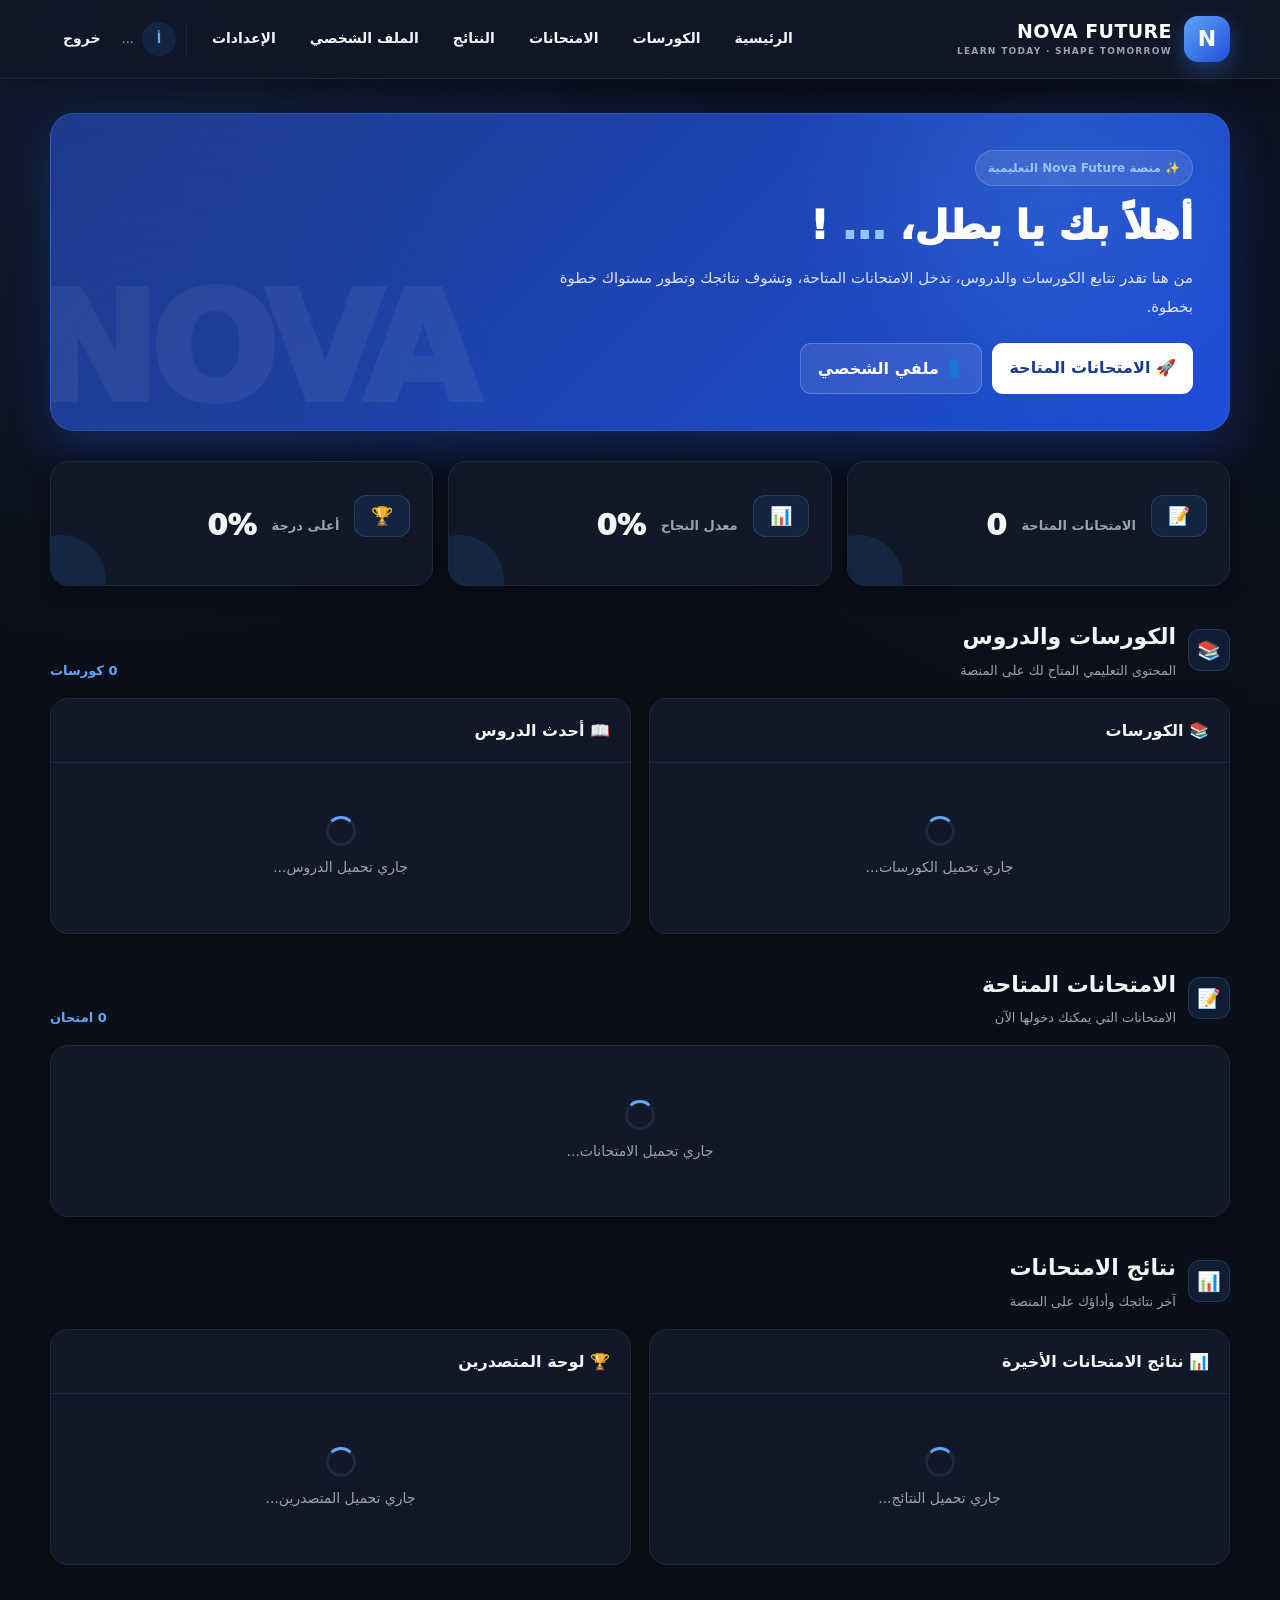
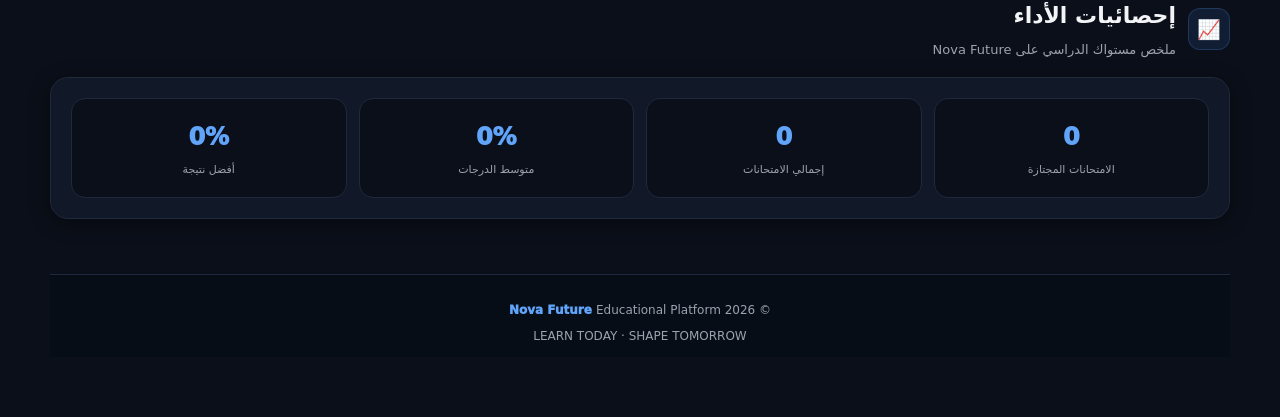
<file: pages/student_norepeat.html>
<!DOCTYPE html><html lang="ar" dir="rtl"><head><meta charset="UTF-8">

<meta name="viewport" content="width=device-width, initial-scale=1.0">

<meta
    name="description"
    content="لوحة الطالب - Nova Future Educational Platform"
>

<title>لوحة الطالب - Nova Future</title>

<link rel="stylesheet" href="../css/style.css">

<style>

    /* =========================================================
       NOVA FUTURE - STUDENT PAGE
    ========================================================= */

    :root {
        --student-blue: #3b82f6;
        --student-dark-blue: #1d4ed8;
        --student-soft: rgba(59, 130, 246, 0.12);
        --bg-color: #0b0f19;
        --surface-color: #111827;
        --border-color: #1f293d;
        --text-color: #f3f4f6;
        --muted-color: #9ca3af;
        --shadow-sm: 0 4px 20px rgba(0, 0, 0, 0.4);
        --shadow-md: 0 10px 30px rgba(0, 0, 0, 0.6);
        --danger-color: #ef4444;
    }

    body {
        background:
            radial-gradient(circle at 10% 0%, rgba(59, 130, 246, .12), transparent 28%),
            radial-gradient(circle at 90% 10%, rgba(30, 58, 138, .1), transparent 25%),
            var(--bg-color);
        color: var(--text-color);
        font-family: system-ui, -apple-system, sans-serif;
    }


    /* =========================
       HEADER
    ========================= */

    .student-header {
        position: sticky;
        top: 0;
        z-index: 1000;
        background: rgba(17, 24, 39, .88);
        border-bottom: 1px solid var(--border-color);
        box-shadow: 0 5px 25px rgba(0, 0, 0, .4);
        backdrop-filter: blur(14px);
    }

    .student-header-inner {
        width: min(1180px, calc(100% - 32px));
        margin: auto;
        min-height: 78px;
        display: flex;
        align-items: center;
        justify-content: space-between;
        gap: 20px;
    }

    .nova-brand {
        display: flex;
        align-items: center;
        gap: 12px;
        text-decoration: none;
        color: var(--text-color);
    }

    .nova-logo {
        width: 46px;
        height: 46px;
        border-radius: 14px;
        display: grid;
        place-items: center;
        color: white;
        font-size: 22px;
        font-weight: 900;
        background: linear-gradient(
            135deg,
            #60a5fa,
            var(--student-dark-blue)
        );
        box-shadow: 0 8px 22px rgba(59, 130, 246, .35);
    }

    .nova-brand-text {
        display: flex;
        flex-direction: column;
        line-height: 1.1;
    }

    .nova-brand-name {
        font-size: 19px;
        font-weight: 900;
        letter-spacing: .4px;
        color: #ffffff;
    }

    .nova-brand-tagline {
        margin-top: 5px;
        font-size: 9px;
        font-weight: 800;
        color: var(--muted-color);
        letter-spacing: 1.3px;
    }

    .student-nav {
        display: flex;
        align-items: center;
        gap: 8px;
    }

    .student-nav a,
    .student-nav button {
        border: 0;
        background: transparent;
        color: var(--text-color);
        padding: 10px 13px;
        border-radius: 10px;
        font: inherit;
        font-size: 14px;
        font-weight: 700;
        text-decoration: none;
        cursor: pointer;
        transition: .2s ease;
    }

    .student-nav a:hover,
    .student-nav button:hover {
        background: var(--student-soft);
        color: #60a5fa;
    }

    .nav-user {
        display: flex;
        align-items: center;
        gap: 8px;
        margin-right: 4px;
        padding-right: 10px;
        border-right: 1px solid var(--border-color);
        font-size: 13px;
        color: var(--muted-color);
    }

    .nav-avatar {
        width: 34px;
        height: 34px;
        border-radius: 50%;
        display: grid;
        place-items: center;
        background: var(--student-soft);
        color: #60a5fa;
        font-weight: 900;
    }


    /* =========================
       MAIN
    ========================= */

    .student-main {
        width: min(1180px, calc(100% - 32px));
        margin: auto;
        padding: 34px 0 60px;
    }


    /* =========================
       WELCOME
    ========================= */

    .welcome-panel {
        position: relative;
        overflow: hidden;
        min-height: 220px;
        padding: 36px;
        border-radius: 24px;
        color: white;
        background:
            radial-gradient(circle at 85% 20%, rgba(96, 165, 250, .2), transparent 25%),
            radial-gradient(circle at 10% 90%, rgba(30, 58, 138, .3), transparent 30%),
            linear-gradient(
                135deg,
                #1e3a8a,
                #1d4ed8
            );
        box-shadow: 0 18px 45px rgba(29, 78, 216, .3);
        border: 1px solid rgba(96, 165, 250, 0.2);
    }

    .welcome-panel::after {
        content: "NOVA";
        position: absolute;
        left: -20px;
        bottom: -48px;
        font-size: 150px;
        font-weight: 1000;
        letter-spacing: -8px;
        opacity: .055;
        pointer-events: none;
    }

    .welcome-content {
        position: relative;
        z-index: 1;
        max-width: 760px;
    }

    .welcome-badge {
        display: inline-flex;
        align-items: center;
        gap: 7px;
        padding: 7px 12px;
        border-radius: 999px;
        background: rgba(255,255,255,.1);
        border: 1px solid rgba(255,255,255,.15);
        font-size: 12px;
        font-weight: 800;
        margin-bottom: 16px;
        color: #93c5fd;
    }

    .welcome-title {
        margin: 0;
        font-size: clamp(26px, 4vw, 39px);
        line-height: 1.25;
        font-weight: 950;
        color: #ffffff;
    }

    .welcome-title span {
        color: #93c5fd;
    }

    .welcome-description {
        margin: 13px 0 0;
        max-width: 680px;
        line-height: 1.9;
        color: rgba(255,255,255,.85);
        font-size: 15px;
    }

    .welcome-actions {
        margin-top: 22px;
        display: flex;
        gap: 10px;
        flex-wrap: wrap;
    }

    .welcome-action {
        border: 0;
        padding: 11px 17px;
        border-radius: 11px;
        background: #ffffff;
        color: #1e3a8a;
        font-weight: 900;
        cursor: pointer;
        text-decoration: none;
        transition: .2s ease;
    }

    .welcome-action:hover {
        transform: translateY(-2px);
        box-shadow: 0 10px 25px rgba(0,0,0,.3);
        background: #f8fafc;
    }

    .welcome-action.secondary {
        background: rgba(255,255,255,.1);
        color: white;
        border: 1px solid rgba(255,255,255,.2);
    }

    .welcome-action.secondary:hover {
        background: rgba(255,255,255,.2);
    }


    /* =========================
       SECTION HEADERS
    ========================= */

    .student-section {
        margin-top: 32px;
        scroll-margin-top: 100px;
    }

    .section-heading {
        display: flex;
        align-items: end;
        justify-content: space-between;
        gap: 15px;
        margin-bottom: 16px;
    }

    .section-heading-main {
        display: flex;
        align-items: center;
        gap: 12px;
    }

    .section-icon {
        width: 42px;
        height: 42px;
        display: grid;
        place-items: center;
        border-radius: 12px;
        background: var(--student-soft);
        color: #60a5fa;
        font-size: 19px;
        border: 1px solid rgba(96, 165, 250, 0.2);
    }

    .section-title {
        margin: 0;
        font-size: 22px;
        font-weight: 900;
        color: var(--text-color);
    }

    .section-subtitle {
        margin: 4px 0 0;
        color: var(--muted-color);
        font-size: 13px;
    }

    .section-count {
        color: #60a5fa;
        font-size: 13px;
        font-weight: 800;
    }


    /* =========================
       STATS
    ========================= */

    .student-stats {
        margin-top: 25px;
        display: grid;
        grid-template-columns: repeat(3, 1fr);
        gap: 15px;
    }

    .stat-card {
        position: relative;
        overflow: hidden;
        padding: 22px;
        border: 1px solid var(--border-color);
        border-radius: 18px;
        background: var(--surface-color);
        box-shadow: var(--shadow-sm);
        transition: .25s ease;
    }

    .stat-card:hover {
        transform: translateY(-3px);
        box-shadow: var(--shadow-md);
        border-color: rgba(96, 165, 250, 0.3);
    }

    .stat-card::after {
        content: "";
        position: absolute;
        width: 90px;
        height: 90px;
        border-radius: 50%;
        background: var(--student-soft);
        left: -35px;
        bottom: -40px;
    }

    .stat-icon {
        width: 42px;
        height: 42px;
        border-radius: 12px;
        display: grid;
        place-items: center;
        background: var(--student-soft);
        color: #60a5fa;
        font-size: 18px;
        margin-bottom: 15px;
        border: 1px solid rgba(96, 165, 250, 0.2);
    }

    .stat-label {
        color: var(--muted-color);
        font-size: 13px;
        font-weight: 700;
    }

    .stat-value {
        margin-top: 5px;
        font-size: 29px;
        font-weight: 950;
        color: var(--text-color);
    }


    /* =========================
       GENERAL DASHBOARD GRID
    ========================= */

    .dashboard-grid {
        display: grid;
        grid-template-columns: repeat(2, minmax(0, 1fr));
        gap: 18px;
    }

    .nova-card {
        border: 1px solid var(--border-color);
        border-radius: 18px;
        background: var(--surface-color);
        box-shadow: var(--shadow-sm);
        overflow: hidden;
    }

    .nova-card-header {
        padding: 18px 20px;
        border-bottom: 1px solid var(--border-color);
        display: flex;
        align-items: center;
        justify-content: space-between;
        gap: 12px;
        background: rgba(17, 24, 39, 0.6);
    }

    .nova-card-title {
        margin: 0;
        font-size: 16px;
        font-weight: 900;
        color: var(--text-color);
    }

    .nova-card-body {
        padding: 20px;
    }


    /* =========================
       LOADING
    ========================= */

    .loading-state,
    .empty-state,
    .error-state {
        min-height: 130px;
        display: flex;
        align-items: center;
        justify-content: center;
        flex-direction: column;
        gap: 10px;
        text-align: center;
        color: var(--muted-color);
        font-size: 14px;
    }

    .loading-spinner {
        width: 30px;
        height: 30px;
        border: 3px solid var(--border-color);
        border-top-color: #60a5fa;
        border-radius: 50%;
        animation: novaSpin .8s linear infinite;
    }

    @keyframes novaSpin {
        to {
            transform: rotate(360deg);
        }
    }

    .error-state {
        color: var(--danger-color);
    }


    /* =========================
       COURSES
    ========================= */

    .course-list {
        display: grid;
        gap: 12px;
    }

    .course-item {
        padding: 16px;
        border: 1px solid var(--border-color);
        border-radius: 14px;
        background: var(--bg-color);
        transition: .2s ease;
    }

    .course-item:hover {
        border-color: #60a5fa;
        transform: translateY(-2px);
    }

    .course-item-top {
        display: flex;
        justify-content: space-between;
        gap: 12px;
        align-items: flex-start;
    }

    .course-name {
        margin: 0;
        font-size: 15px;
        font-weight: 900;
        color: var(--text-color);
    }

    .course-teacher {
        margin-top: 5px;
        color: var(--muted-color);
        font-size: 12px;
    }

    .course-description {
        margin: 12px 0 0;
        color: var(--muted-color);
        line-height: 1.8;
        font-size: 13px;
    }

    .course-badge {
        white-space: nowrap;
        padding: 5px 9px;
        border-radius: 999px;
        background: var(--student-soft);
        color: #60a5fa;
        font-size: 11px;
        font-weight: 800;
        border: 1px solid rgba(96, 165, 250, 0.2);
    }


    /* =========================
       LESSONS
    ========================= */

    .lesson-list {
        display: grid;
        gap: 11px;
    }

    .lesson-item {
        padding: 15px;
        border: 1px solid var(--border-color);
        border-radius: 13px;
        background: var(--bg-color);
    }

    .lesson-title {
        margin: 0;
        font-size: 14px;
        font-weight: 900;
        color: var(--text-color);
    }

    .lesson-course {
        margin-top: 5px;
        color: #60a5fa;
        font-size: 12px;
        font-weight: 700;
    }

    .lesson-content {
        margin-top: 9px;
        color: var(--muted-color);
        font-size: 13px;
        line-height: 1.8;
        white-space: pre-wrap;
    }

    .lesson-file {
        display: inline-flex;
        margin-top: 10px;
        padding: 7px 10px;
        border-radius: 8px;
        background: var(--student-soft);
        color: #60a5fa;
        text-decoration: none;
        font-size: 12px;
        font-weight: 800;
        border: 1px solid rgba(96, 165, 250, 0.2);
    }


    /* =========================
       EXAMS
    ========================= */

    .exam-list {
        display: grid;
        gap: 14px;
    }

    .exam-card {
        border: 1px solid var(--border-color);
        border-radius: 16px;
        padding: 18px;
        background: var(--bg-color);
        transition: .2s ease;
    }

    .exam-card:hover {
        border-color: #60a5fa;
        box-shadow: 0 7px 20px rgba(59, 99, 235, .15);
    }

    .exam-top {
        display: flex;
        justify-content: space-between;
        gap: 15px;
        align-items: flex-start;
    }

    .exam-title {
        margin: 0;
        font-size: 16px;
        font-weight: 900;
        color: var(--text-color);
    }

    .exam-course {
        margin-top: 5px;
        color: #60a5fa;
        font-size: 12px;
        font-weight: 800;
    }

    .exam-description {
        margin: 12px 0 0;
        color: var(--muted-color);
        line-height: 1.8;
        font-size: 13px;
    }

    .exam-meta {
        margin-top: 14px;
        display: flex;
        flex-wrap: wrap;
        gap: 8px;
    }

    .exam-meta-item {
        padding: 6px 9px;
        border-radius: 8px;
        background: var(--surface-color);
        border: 1px solid var(--border-color);
        color: var(--muted-color);
        font-size: 11px;
        font-weight: 700;
    }

    .exam-start-btn {
        margin-top: 15px;
        width: 100%;
        border: 0;
        border-radius: 10px;
        padding: 11px;
        color: white;
        background: var(--student-blue);
        font: inherit;
        font-weight: 900;
        cursor: pointer;
        transition: .2s ease;
        box-shadow: 0 4px 12px rgba(59, 130, 246, 0.3);
    }

    .exam-start-btn:hover {
        background: var(--student-dark-blue);
        transform: translateY(-1px);
    }

    .exam-start-btn:disabled {
        opacity: .55;
        cursor: not-allowed;
        transform: none;
        box-shadow: none;
    }

    .availability-badge {
        padding: 6px 9px;
        border-radius: 999px;
        font-size: 11px;
        font-weight: 900;
        white-space: nowrap;
    }

    .availability-badge.available {
        background: rgba(34,197,94,.15);
        color: #4ade80;
        border: 1px solid rgba(34,197,94,0.3);
    }

    .availability-badge.upcoming {
        background: rgba(234,179,8,.15);
        color: #facc15;
        border: 1px solid rgba(234,179,8,0.3);
    }

    .availability-badge.ended {
        background: rgba(239,68,68,.15);
        color: #f87171;
        border: 1px solid rgba(239,68,68,0.3);
    }


    /* =========================
       EXAM SOLVING
    ========================= */

    #examSection {
        display: none;
    }

    .exam-solver {
        border: 1px solid var(--border-color);
        border-radius: 20px;
        background: var(--surface-color);
        overflow: hidden;
        box-shadow: var(--shadow-md);
    }

    .solver-header {
        padding: 20px;
        color: white;
        background: linear-gradient(
            135deg,
            #1e3a8a,
            var(--student-blue)
        );
    }

    .solver-header-top {
        display: flex;
        justify-content: space-between;
        gap: 15px;
        align-items: center;
    }

    .solver-title {
        margin: 0;
        font-size: 21px;
        font-weight: 950;
    }

    .solver-counter {
        margin-top: 7px;
        color: rgba(255,255,255,.8);
        font-size: 13px;
    }

    .timer-box {
        min-width: 115px;
        padding: 10px 14px;
        border-radius: 12px;
        text-align: center;
        background: rgba(0,0,0,.2);
        border: 1px solid rgba(255,255,255,.2);
    }

    .timer-label {
        display: block;
        font-size: 10px;
        color: rgba(255,255,255,.8);
    }

    #examTimer {
        display: block;
        margin-top: 2px;
        font-size: 21px;
        font-weight: 950;
        direction: ltr;
        color: #ffffff;
    }

    .solver-progress {
        height: 5px;
        margin-top: 16px;
        overflow: hidden;
        border-radius: 999px;
        background: rgba(0,0,0,.2);
    }

    #examProgress {
        height: 100%;
        width: 0;
        background: #ffffff;
        border-radius: inherit;
        transition: width .25s ease;
    }

    .solver-body {
        padding: 24px;
    }

    .question-number {
        color: #60a5fa;
        font-size: 12px;
        font-weight: 900;
    }

    .question-text {
        margin: 8px 0 20px;
        font-size: 19px;
        line-height: 1.8;
        font-weight: 900;
        color: var(--text-color);
    }

    .options-list {
        display: grid;
        gap: 11px;
    }

    .option-label {
        display: flex;
        align-items: center;
        gap: 12px;
        padding: 14px;
        border: 1px solid var(--border-color);
        border-radius: 12px;
        cursor: pointer;
        transition: .2s ease;
        background: var(--bg-color);
    }

    .option-label:hover {
        border-color: #60a5fa;
        background: var(--student-soft);
    }

    .option-label.selected {
        border-color: #60a5fa;
        background: var(--student-soft);
    }

    .option-label input {
        width: 18px;
        height: 18px;
        margin: 0;
        accent-color: #60a5fa;
    }

    .option-text {
        font-size: 14px;
        font-weight: 700;
        line-height: 1.6;
        color: var(--text-color);
    }


    /* =========================
       EXAM NAVIGATION
    ========================= */

    .solver-actions {
        margin-top: 22px;
        display: grid;
        grid-template-columns: 1fr 1fr 1fr;
        gap: 10px;
    }

    .solver-btn {
        width: 100%;
        min-width: 0;
        border: 0;
        padding: 12px 16px;
        border-radius: 10px;
        font: inherit;
        font-weight: 900;
        cursor: pointer;
        transition: .2s ease;
    }

    .solver-btn.primary {
        color: white;
        background: var(--student-blue);
        box-shadow: 0 4px 12px rgba(59, 130, 246, 0.3);
    }

    .solver-btn.primary:hover {
        background: var(--student-dark-blue);
    }

    .solver-btn.secondary {
        background: var(--bg-color);
        color: var(--text-color);
        border: 1px solid var(--border-color);
    }

    .solver-btn.secondary:hover {
        background: var(--surface-color);
        border-color: var(--muted-color);
    }

    .submit-exam-btn {
        color: white;
        background: #16a34a;
        box-shadow: 0 4px 12px rgba(22, 163, 74, 0.3);
    }

    .submit-exam-btn:hover {
        background: #15803d;
    }

    .solver-btn:disabled {
        opacity: .45;
        cursor: not-allowed;
        transform: none;
        box-shadow: none;
    }


    /* =========================
       RESULTS
    ========================= */

    .results-list {
        display: grid;
        gap: 10px;
    }

    .result-item {
        display: grid;
        grid-template-columns: 1fr auto;
        align-items: center;
        gap: 15px;
        padding: 14px;
        border: 1px solid var(--border-color);
        border-radius: 12px;
        background: var(--bg-color);
    }

    .result-title {
        margin: 0;
        font-size: 14px;
        font-weight: 900;
        color: var(--text-color);
    }

    .result-date {
        margin-top: 5px;
        color: var(--muted-color);
        font-size: 11px;
    }

    .result-score {
        min-width: 80px;
        text-align: center;
        padding: 8px 10px;
        border-radius: 10px;
        background: var(--student-soft);
        color: #60a5fa;
        font-size: 15px;
        font-weight: 950;
        border: 1px solid rgba(96, 165, 250, 0.2);
    }


    /* =========================
       LEADERBOARD
    ========================= */

    .leaderboard-list {
        display: grid;
        gap: 9px;
    }

    .leaderboard-item {
        display: grid;
        grid-template-columns: 38px 1fr auto;
        gap: 10px;
        align-items: center;
        padding: 11px 12px;
        border: 1px solid var(--border-color);
        border-radius: 12px;
        background: var(--bg-color);
    }

    .rank {
        width: 32px;
        height: 32px;
        display: grid;
        place-items: center;
        border-radius: 9px;
        background: var(--student-soft);
        color: #60a5fa;
        font-weight: 950;
        font-size: 12px;
        border: 1px solid rgba(96, 165, 250, 0.2);
    }

    .leader-name {
        font-size: 13px;
        font-weight: 900;
        color: var(--text-color);
    }

    .leader-exams {
        margin-top: 3px;
        color: var(--muted-color);
        font-size: 10px;
    }

    .leader-score {
        color: #60a5fa;
        font-size: 14px;
        font-weight: 950;
    }


    /* =========================
       PERFORMANCE
    ========================= */

    .performance-grid {
        display: grid;
        grid-template-columns: repeat(4, 1fr);
        gap: 12px;
    }

    .performance-item {
        padding: 18px 12px;
        text-align: center;
        border: 1px solid var(--border-color);
        border-radius: 14px;
        background: var(--bg-color);
    }

    .performance-number {
        font-size: 24px;
        font-weight: 950;
        color: #60a5fa;
    }

    .performance-label {
        margin-top: 5px;
        color: var(--muted-color);
        font-size: 11px;
        line-height: 1.5;
    }


    /* =========================
       MODALS
    ========================= */

    .result-overlay,
    .logout-overlay {
        position: fixed;
        inset: 0;
        z-index: 2000;
        display: none;
        align-items: center;
        justify-content: center;
        padding: 20px;
        background: rgba(0, 0, 0, .75);
        backdrop-filter: blur(5px);
    }

    .result-modal,
    .logout-modal {
        width: min(460px, 100%);
        padding: 28px;
        border-radius: 22px;
        background: var(--surface-color);
        border: 1px solid var(--border-color);
        box-shadow: 0 25px 70px rgba(0,0,0,.5);
        text-align: center;
        animation: modalIn .2s ease;
    }

    @keyframes modalIn {
        from {
            opacity: 0;
            transform: translateY(10px) scale(.98);
        }

        to {
            opacity: 1;
            transform: none;
        }
    }

    .result-success-icon {
        width: 65px;
        height: 65px;
        margin: 0 auto 15px;
        display: grid;
        place-items: center;
        border-radius: 50%;
        background: var(--student-soft);
        color: #60a5fa;
        font-size: 30px;
        border: 1px solid rgba(96, 165, 250, 0.2);
    }

    .result-modal h2,
    .logout-modal h2 {
        margin: 0;
        font-size: 22px;
        font-weight: 950;
        color: var(--text-color);
    }

    .result-modal p,
    .logout-modal p {
        margin: 10px 0 0;
        color: var(--muted-color);
        line-height: 1.8;
        font-size: 14px;
    }

    .result-score-big {
        margin: 20px 0;
        padding: 18px;
        border-radius: 15px;
        background: var(--student-soft);
        border: 1px solid rgba(96, 165, 250, 0.2);
    }

    .result-score-big strong {
        display: block;
        color: #60a5fa;
        font-size: 32px;
        font-weight: 950;
    }

    .result-score-big span {
        color: var(--muted-color);
        font-size: 12px;
    }

    .modal-actions {
        display: flex;
        gap: 9px;
        margin-top: 20px;
    }

    .modal-actions button {
        flex: 1;
    }


    /* =========================
       WRONG ANSWERS
    ========================= */

    .wrong-answers {
        margin-top: 18px;
        text-align: right;
        display: grid;
        gap: 9px;
    }

    .wrong-answer {
        padding: 12px;
        border-radius: 10px;
        background: var(--bg-color);
        border: 1px solid var(--border-color);
    }

    .wrong-answer strong {
        font-size: 13px;
        color: var(--text-color);
    }

    .wrong-answer p {
        margin-top: 5px;
        font-size: 12px;
        color: var(--muted-color);
    }


    /* =========================
       FOOTER
    ========================= */

    .student-footer {
        margin-top: 55px;
        padding: 25px 0 10px;
        border-top: 1px solid var(--border-color);
        text-align: center;
        color: var(--muted-color);
        font-size: 12px;
    }

    .footer-brand {
        color: #60a5fa;
        font-weight: 950;
    }


    /* =========================
       RESPONSIVE
    ========================= */

    @media (max-width: 900px) {

        .student-nav a:not(.keep-mobile) {
            display: none;
        }

        .student-stats {
            grid-template-columns: repeat(3, 1fr);
        }

        .dashboard-grid {
            grid-template-columns: 1fr;
        }

        .performance-grid {
            grid-template-columns: repeat(2, 1fr);
        }

    }


    @media (max-width: 650px) {

        .student-header-inner,
        .student-main {
            width: min(100% - 20px, 1180px);
        }

        .student-header-inner {
            min-height: 68px;
        }

        .nova-brand-tagline {
            display: none;
        }

        .nova-logo {
            width: 40px;
            height: 40px;
        }

        .nova-brand-name {
            font-size: 16px;
        }

        .nav-user {
            display: none;
        }

        .student-main {
            padding-top: 18px;
        }

        .welcome-panel {
            padding: 25px 20px;
            border-radius: 19px;
        }

        .welcome-title {
            font-size: 25px;
        }

        .welcome-description {
            font-size: 13px;
        }

        .student-stats {
            grid-template-columns: 1fr;
        }

        .section-title {
            font-size: 19px;
        }

        .section-heading {
            align-items: flex-start;
        }

        .section-count {
            display: none;
        }

        .solver-header-top {
            align-items: flex-start;
            flex-direction: column;
        }

        .timer-box {
            width: 100%;
        }

        .solver-body {
            padding: 18px;
        }

        .question-text {
            font-size: 16px;
        }

        /* أزرار الامتحان على الموبايل */

        .solver-actions {
            grid-template-columns: 1fr;
            gap: 10px;
        }

        .solver-btn {
            width: 100%;
        }

        .result-item {
            grid-template-columns: 1fr;
        }

        .result-score {
            width: 100%;
        }

        .performance-grid {
            grid-template-columns: repeat(2, 1fr);
        }

        .exam-top {
            flex-direction: column;
        }

        .availability-badge {
            align-self: flex-start;
        }

        .modal-actions {
            flex-direction: column;
        }

    }


    @media (prefers-reduced-motion: reduce) {

        *,
        *::before,
        *::after {
            animation-duration: .01ms !important;
            animation-iteration-count: 1 !important;
            transition-duration: .01ms !important;
        }

    }

</style>

</head><body><!-- =========================================================
     HEADER
========================================================== --><header class="student-header"><div class="student-header-inner">

    <a
        href="../index.html"
        class="nova-brand"
        aria-label="Nova Future"
    >

        <div class="nova-logo">
            N
        </div>

        <div class="nova-brand-text">

            <div class="nova-brand-name">
                NOVA FUTURE
            </div>

            <div class="nova-brand-tagline">
                LEARN TODAY · SHAPE TOMORROW
            </div>

        </div>

    </a>


    <nav
        class="student-nav"
        aria-label="القائمة الرئيسية"
    >

        <a href="#dashboard">
            الرئيسية
        </a>

        <a href="#coursesSection">
            الكورسات
        </a>

        <a href="#examsSection">
            الامتحانات
        </a>

        <a href="#resultsSection">
            النتائج
        </a>

        <a href="profile.html">
            الملف الشخصي
        </a>

        <a href="settings.html">
            الإعدادات
        </a>


        <div class="nav-user">

            <div
                class="nav-avatar"
                id="navAvatar"
            >
                أ
            </div>

            <span id="navStudentName">
                ...
            </span>

        </div>


        <button
            type="button"
            id="logoutBtn"
        >
            خروج
        </button>

    </nav>

</div>

</header><!-- =========================================================
     MAIN
========================================================== --><main
    class="student-main"
    id="dashboard"
><!-- =========================
     WELCOME
========================== -->

<section class="welcome-panel">

    <div class="welcome-content">

        <div class="welcome-badge">
            ✨ منصة Nova Future التعليمية
        </div>

        <h1 class="welcome-title">

            أهلاً بك يا بطل،

            <span id="welcomeStudentName">
                ...
            </span>!

        </h1>

        <p class="welcome-description">

            من هنا تقدر تتابع الكورسات والدروس،
            تدخل الامتحانات المتاحة،
            وتشوف نتائجك وتطور مستواك خطوة بخطوة.

        </p>


        <div class="welcome-actions">

            <a
                href="#examsSection"
                class="welcome-action"
            >
                🚀 الامتحانات المتاحة
            </a>

            <a
                href="profile.html"
                class="welcome-action secondary"
            >
                👤 ملفي الشخصي
            </a>

        </div>

    </div>

</section>


<!-- =========================
     STATS
========================== -->

<section
    class="student-stats"
    aria-label="إحصائيات الطالب"
>

    <article class="stat-card">

        <div class="stat-icon">
            📝
        </div>

        <div class="stat-label">
            الامتحانات المتاحة
        </div>

        <div
            class="stat-value"
            id="availableExamsCount"
        >
            0
        </div>

    </article>


    <article class="stat-card">

        <div class="stat-icon">
            📊
        </div>

        <div class="stat-label">
            معدل النجاح
        </div>

        <div
            class="stat-value"
            id="successRate"
        >
            0%
        </div>

    </article>


    <article class="stat-card">

        <div class="stat-icon">
            🏆
        </div>

        <div class="stat-label">
            أعلى درجة
        </div>

        <div
            class="stat-value"
            id="highestScore"
        >
            0%
        </div>

    </article>

</section>


<!-- =========================
     COURSES + LESSONS
========================== -->

<section
    class="student-section"
    id="coursesSection"
>

    <div class="section-heading">

        <div class="section-heading-main">

            <div class="section-icon">
                📚
            </div>

            <div>

                <h2 class="section-title">
                    الكورسات والدروس
                </h2>

                <p class="section-subtitle">
                    المحتوى التعليمي المتاح لك على المنصة
                </p>

            </div>

        </div>

        <div
            class="section-count"
            id="coursesCount"
        >
            0 كورسات
        </div>

    </div>


    <div class="dashboard-grid">


        <!-- COURSES -->

        <article class="nova-card">

            <div class="nova-card-header">

                <h3 class="nova-card-title">
                    📚 الكورسات
                </h3>

            </div>

            <div class="nova-card-body">

                <div
                    id="coursesContainer"
                    class="course-list"
                >

                    <div class="loading-state">

                        <div class="loading-spinner"></div>

                        <span>
                            جاري تحميل الكورسات...
                        </span>

                    </div>

                </div>

            </div>

        </article>


        <!-- LESSONS -->

        <article class="nova-card">

            <div class="nova-card-header">

                <h3 class="nova-card-title">
                    📖 أحدث الدروس
                </h3>

            </div>

            <div class="nova-card-body">

                <div
                    id="lessonsContainer"
                    class="lesson-list"
                >

                    <div class="loading-state">

                        <div class="loading-spinner"></div>

                        <span>
                            جاري تحميل الدروس...
                        </span>

                    </div>

                </div>

            </div>

        </article>

    </div>

</section>


<!-- =========================
     EXAMS
========================== -->

<section
    class="student-section"
    id="examsSection"
>

    <div class="section-heading">

        <div class="section-heading-main">

            <div class="section-icon">
                📝
            </div>

            <div>

                <h2 class="section-title">
                    الامتحانات المتاحة
                </h2>

                <p class="section-subtitle">
                    الامتحانات التي يمكنك دخولها الآن
                </p>

            </div>

        </div>

        <div
            class="section-count"
            id="examsSectionCount"
        >
            0 امتحان
        </div>

    </div>


    <article class="nova-card">

        <div class="nova-card-body">

            <div
                id="examsContainer"
                class="exam-list"
            >

                <div class="loading-state">

                    <div class="loading-spinner"></div>

                    <span>
                        جاري تحميل الامتحانات...
                    </span>

                </div>

            </div>

        </div>

    </article>

</section>


<!-- =========================
     EXAM SOLVER
========================== -->

<section
    class="student-section"
    id="examSection"
>

    <div class="section-heading">

        <div class="section-heading-main">

            <div class="section-icon">
                ✏️
            </div>

            <div>

                <h2 class="section-title">
                    حل الامتحان
                </h2>

                <p class="section-subtitle">
                    اقرأ السؤال جيداً واختر الإجابة الصحيحة
                </p>

            </div>

        </div>

    </div>


    <div class="exam-solver">


        <div class="solver-header">

            <div class="solver-header-top">

                <div>

                    <h3
                        class="solver-title"
                        id="solverExamTitle"
                    >
                        الامتحان
                    </h3>

                    <div
                        class="solver-counter"
                        id="questionCounter"
                    >
                        السؤال 1 من 1
                    </div>

                </div>


                <div class="timer-box">

                    <span class="timer-label">
                        ⏱️ الوقت المتبقي
                    </span>

                    <span id="examTimer">
                        00:00
                    </span>
<div
    class="exam-violations"
    id="examViolations"
>
    ⚠️ مخالفات المغادرة:
    <strong id="examViolationCount">
        0
    </strong>
</div>
                    <div
    id="lastExamViolation"
    style="display:none;"
>
</div>
                </div>

            </div>


            <div class="solver-progress">

                <div id="examProgress"></div>

            </div>

        </div>


        <div class="solver-body">

            <div
                class="question-number"
                id="questionNumber"
            >
                السؤال 1
            </div>


            <h3
                class="question-text"
                id="questionText"
            >
                ...
            </h3>


            <div
                class="options-list"
                id="optionsContainer"
            >
            </div>


            <!-- أزرار الامتحان -->

            <div class="solver-actions">

                <button
                    type="button"
                    class="solver-btn secondary"
                    id="previousQuestionBtn"
                >
                    → السؤال السابق
                </button>


                <button
                    type="button"
                    class="solver-btn primary"
                    id="nextQuestionBtn"
                >
                    السؤال التالي ←
                </button>


                <button
                    type="button"
                    class="solver-btn submit-exam-btn"
                    id="submitExamBtn"
                >
                    ✅ تسليم الامتحان
                </button>

            </div>

        </div>

    </div>

</section>


<!-- =========================
     RESULTS + LEADERBOARD
========================== -->

<section
    class="student-section"
    id="resultsSection"
>

    <div class="section-heading">

        <div class="section-heading-main">

            <div class="section-icon">
                📊
            </div>

            <div>

                <h2 class="section-title">
                    نتائج الامتحانات
                </h2>

                <p class="section-subtitle">
                    آخر نتائجك وأداؤك على المنصة
                </p>

            </div>

        </div>

    </div>


    <div class="dashboard-grid">


        <!-- RESULTS -->

        <article class="nova-card">

            <div class="nova-card-header">

                <h3 class="nova-card-title">
                    📊 نتائج الامتحانات الأخيرة
                </h3>

            </div>

            <div class="nova-card-body">

                <div
                    id="resultsContainer"
                    class="results-list"
                >

                    <div class="loading-state">

                        <div class="loading-spinner"></div>

                        <span>
                            جاري تحميل النتائج...
                        </span>

                    </div>

                </div>

            </div>

        </article>


        <!-- LEADERBOARD -->

        <article class="nova-card">

            <div class="nova-card-header">

                <h3 class="nova-card-title">
                    🏆 لوحة المتصدرين
                </h3>

            </div>

            <div class="nova-card-body">

                <div
                    id="leaderboardContainer"
                    class="leaderboard-list"
                >

                    <div class="loading-state">

                        <div class="loading-spinner"></div>

                        <span>
                            جاري تحميل المتصدرين...
                        </span>

                    </div>

                </div>

            </div>

        </article>

    </div>

</section>


<!-- =========================
     PERFORMANCE
========================== -->

<section class="student-section">

    <div class="section-heading">

        <div class="section-heading-main">

            <div class="section-icon">
                📈
            </div>

            <div>

                <h2 class="section-title">
                    إحصائيات الأداء
                </h2>

                <p class="section-subtitle">
                    ملخص مستواك الدراسي على Nova Future
                </p>

            </div>

        </div>

    </div>


    <article class="nova-card">

        <div class="nova-card-body">

            <div class="performance-grid">

                <div class="performance-item">

                    <div
                        class="performance-number"
                        id="passedExams"
                    >
                        0
                    </div>

                    <div class="performance-label">
                        الامتحانات المجتازة
                    </div>

                </div>


                <div class="performance-item">

                    <div
                        class="performance-number"
                        id="totalStudentExams"
                    >
                        0
                    </div>

                    <div class="performance-label">
                        إجمالي الامتحانات
                    </div>

                </div>


                <div class="performance-item">

                    <div
                        class="performance-number"
                        id="averageScore"
                    >
                        0%
                    </div>

                    <div class="performance-label">
                        متوسط الدرجات
                    </div>

                </div>


                <div class="performance-item">

                    <div
                        class="performance-number"
                        id="bestScore"
                    >
                        0%
                    </div>

                    <div class="performance-label">
                        أفضل نتيجة
                    </div>

                </div>

            </div>

        </div>

    </article>

</section>


<!-- =========================
     FOOTER
========================== -->

<footer class="student-footer">

    <div>

        © 2026

        <span class="footer-brand">
            Nova Future
        </span>

        Educational Platform

    </div>

    <div style="margin-top:6px;">
        LEARN TODAY · SHAPE TOMORROW
    </div>

</footer>

</main><!-- =========================================================
     RESULT MODAL
========================================================== --><div
    class="result-overlay"
    id="resultOverlay"
    role="dialog"
    aria-modal="true"
    aria-labelledby="resultModalTitle"
><div class="result-modal">

    <div class="result-success-icon">
        🎉
    </div>

    <h2 id="resultModalTitle">
        انتهى الامتحان بنجاح!
    </h2>

    <p>
        تم تسجيل نتيجتك على المنصة.
    </p>

    <div class="result-score-big">

        <strong id="finalScore">
            0%
        </strong>

        <span id="finalScoreDetails">
            0 من 0
        </span>

    </div>


    <div
        class="wrong-answers"
        id="wrongAnswersContainer"
        style="display:none;"
    >
    </div>


    <div class="modal-actions">

        <button
            type="button"
            class="solver-btn primary"
            id="closeResultBtn"
        >
            حسناً
        </button>

    </div>

</div>

</div><!-- =========================================================
     LOGOUT MODAL
========================================================== --><div
    class="logout-overlay"
    id="logoutOverlay"
    role="dialog"
    aria-modal="true"
    aria-labelledby="logoutTitle"
><div class="logout-modal">

    <div class="result-success-icon">
        👋
    </div>

    <h2 id="logoutTitle">
        تأكيد تسجيل الخروج
    </h2>

    <p>
        هل أنت متأكد أنك تريد تسجيل الخروج والعودة إلى صفحة الدخول؟
    </p>

    <div class="modal-actions">

        <button
            type="button"
            class="solver-btn secondary"
            id="cancelLogoutBtn"
        >
            إلغاء
        </button>

        <button
            type="button"
            class="solver-btn primary"
            id="confirmLogoutBtn"
        >
            نعم، تسجيل الخروج
        </button>

    </div>

</div>

</div><!-- =========================================================
     FIREBASE + PAGE LOGIC
========================================================== --><script type="module">

    import {
        auth,
        db
    } from "../js/firebase-config.js";


    import {
        onAuthStateChanged,
        signOut
    } from "https://www.gstatic.com/firebasejs/12.18.0/firebase-auth.js";


    import {
        collection,
        doc,
        getDoc,
        getDocs,
        query,
        where,
        addDoc,
        serverTimestamp,
        Timestamp
    } from "https://www.gstatic.com/firebasejs/12.18.0/firebase-firestore.js";


    /* =====================================================
       ELEMENTS
    ====================================================== */

    const welcomeStudentName =
        document.getElementById("welcomeStudentName");

    const navStudentName =
        document.getElementById("navStudentName");

    const navAvatar =
        document.getElementById("navAvatar");

    const coursesContainer =
        document.getElementById("coursesContainer");

    const lessonsContainer =
        document.getElementById("lessonsContainer");

    const examsContainer =
        document.getElementById("examsContainer");

    const resultsContainer =
        document.getElementById("resultsContainer");

    const leaderboardContainer =
        document.getElementById("leaderboardContainer");

    const availableExamsCount =
        document.getElementById("availableExamsCount");

    const successRate =
        document.getElementById("successRate");

    const highestScore =
        document.getElementById("highestScore");

    const coursesCount =
        document.getElementById("coursesCount");

    const examsSectionCount =
        document.getElementById("examsSectionCount");

    const passedExams =
        document.getElementById("passedExams");

    const totalStudentExams =
        document.getElementById("totalStudentExams");

    const averageScore =
        document.getElementById("averageScore");

    const bestScore =
        document.getElementById("bestScore");

    const examSection =
        document.getElementById("examSection");

    const solverExamTitle =
        document.getElementById("solverExamTitle");

    const questionCounter =
        document.getElementById("questionCounter");

    const questionNumber =
        document.getElementById("questionNumber");

    const questionText =
        document.getElementById("questionText");

    const optionsContainer =
        document.getElementById("optionsContainer");

    const previousQuestionBtn =
        document.getElementById("previousQuestionBtn");

    const nextQuestionBtn =
        document.getElementById("nextQuestionBtn");

    const submitExamBtn =
        document.getElementById("submitExamBtn");

    const examTimer =
        document.getElementById("examTimer");

    const examProgress =
        document.getElementById("examProgress");

    const resultOverlay =
        document.getElementById("resultOverlay");

    const finalScore =
        document.getElementById("finalScore");

    const finalScoreDetails =
        document.getElementById("finalScoreDetails");

    const wrongAnswersContainer =
        document.getElementById("wrongAnswersContainer");

    const closeResultBtn =
        document.getElementById("closeResultBtn");

    const logoutBtn =
        document.getElementById("logoutBtn");

    const logoutOverlay =
        document.getElementById("logoutOverlay");

    const cancelLogoutBtn =
        document.getElementById("cancelLogoutBtn");

    const confirmLogoutBtn =
        document.getElementById("confirmLogoutBtn");


    /* =====================================================
       STATE
    ====================================================== */

    let currentUser = null;
    let currentStudent = null;

    let allCourses = [];
    let allLessons = [];
    let allExams = [];
    let allResults = [];

    let activeExam = null;
    let currentQuestionIndex = 0;
    let selectedAnswers = [];
    let examTimerInterval = null;
let examEndTime = null;

/* =====================================================
   EXAM MONITORING
===================================================== */

let examViolationCount = 0;
let examMonitoringActive = false;
let examViolationSaving = false;
let lastViolationTime = 0;

const EXAM_VIOLATION_COOLDOWN = 1500;
    const MAX_EXAM_VIOLATIONS = 3;


    /* =====================================================
       HELPERS
    ====================================================== */

    function escapeHTML(value) {

        if (value === null || value === undefined) {
            return "";
        }

        return String(value)
            .replace(/&/g, "&amp;")
            .replace(/</g, "&lt;")
            .replace(/>/g, "&gt;")
            .replace(/"/g, "&quot;")
            .replace(/'/g, "&#039;");
    }


    function getDate(value) {

        if (!value) {
            return null;
        }

        if (typeof value.toDate === "function") {
            return value.toDate();
        }

        if (value instanceof Date) {
            return value;
        }

        const date = new Date(value);

        return Number.isNaN(date.getTime())
            ? null
            : date;
    }


    function formatDate(value) {

        const date = getDate(value);

        if (!date) {
            return "غير محدد";
        }

        return new Intl.DateTimeFormat("ar-EG", {
            year: "numeric",
            month: "short",
            day: "numeric"
        }).format(date);
    }


    function formatDateTime(value) {

        const date = getDate(value);

        if (!date) {
            return "غير محدد";
        }

        return new Intl.DateTimeFormat("ar-EG", {
            year: "numeric",
            month: "short",
            day: "numeric",
            hour: "2-digit",
            minute: "2-digit"
        }).format(date);
    }


    function getCourseName(course) {

        return course?.title ||
               course?.name ||
               "كورس بدون اسم";
    }


    function getQuestions(exam) {

        if (!Array.isArray(exam?.questions)) {
            return [];
        }

        return exam.questions;
    }


    function setLoading(container, text) {

        container.innerHTML = `
            <div class="loading-state">
                <div class="loading-spinner"></div>
                <span>${escapeHTML(text)}</span>
            </div>
        `;
    }


    function setEmpty(container, text) {

        container.innerHTML = `
            <div class="empty-state">
                <div style="font-size:28px;">📭</div>
                <span>${escapeHTML(text)}</span>
            </div>
        `;
    }


    function setError(container, text) {

        container.innerHTML = `
            <div class="error-state">
                <div style="font-size:25px;">⚠️</div>
                <span>${escapeHTML(text)}</span>
            </div>
        `;
    }


    function scrollToSection(id) {

        const element =
            document.getElementById(id);

        if (!element) {
            return;
        }

        element.scrollIntoView({
            behavior: "smooth",
            block: "start"
        });
    }


    function isExamAvailable(exam) {

        const now = new Date();

        const start =
            getDate(exam.startAt);

        const end =
            getDate(exam.endAt);

        if (!start && !end) {
            return true;
        }

        if (start && now < start) {
            return false;
        }

        if (end && now > end) {
            return false;
        }

        return true;
    }


    function getExamStatus(exam) {

        const now = new Date();

        const start =
            getDate(exam.startAt);

        const end =
            getDate(exam.endAt);

        if (!start && !end) {

            return {
                type: "available",
                text: "متاح الآن"
            };

        }

        if (start && now < start) {

            return {
                type: "upcoming",
                text: "لم يبدأ بعد"
            };

        }

        if (end && now > end) {

            return {
                type: "ended",
                text: "انتهى"
            };

        }

        return {
            type: "available",
            text: "متاح الآن"
        };
    }


    function getDurationMinutes(exam) {

        const duration =
            Number(exam?.duration);

        if (!Number.isFinite(duration) || duration <= 0) {
            return 0;
        }

        return duration;
    }
/* =====================================================
   EXAM LEAVE / TAB SWITCH MONITOR
===================================================== */

async function recordExamViolation(reason) {

    if (!activeExam || !examMonitoringActive) {
        return;
    }

    const now = Date.now();

    /* منع تسجيل نفس الحدث عدة مرات بسرعة */
    if (
        now - lastViolationTime <
        EXAM_VIOLATION_COOLDOWN
    ) {
        return;
    }

    lastViolationTime = now;
examViolationCount++;

const lastViolationElement =
    document.getElementById("lastExamViolation");

if (lastViolationElement) {
    lastViolationElement.textContent =
        `⚠️ آخر مخالفة: ${reason}`;

    lastViolationElement.style.display =
        "block";
}

const violationCounter =
    document.getElementById("examViolationCount");

if (violationCounter) {
    violationCounter.textContent =
        examViolationCount;
}

console.warn(
    "Exam violation detected:",
    reason
);

/*
   محاولة تسجيل المخالفة في Firestore
*/

if (
    !currentUser ||
    !activeExam ||
    examViolationSaving
) {
    return;
}

examViolationSaving = true;

try {

    await addDoc(
        collection(
            db,
            "examViolations"
        ),
        {
            studentId:
                currentUser.uid,

            studentName:
                currentStudent?.name ||
                currentUser.displayName ||
                "طالب",

            examId:
                activeExam.id,

            examTitle:
                activeExam.title ||
                "امتحان",

            reason,

            violationNumber:
                examViolationCount,

            createdAt:
                serverTimestamp()
        }
    );

    /*
       بعد حفظ المخالفة بنجاح،
       نتحقق من الحد الأقصى.
    */

    if (
        examViolationCount >=
        MAX_EXAM_VIOLATIONS
    ) {

        examMonitoringActive = false;

        alert(
            "تم إنهاء الامتحان تلقائيًا بسبب تجاوز الحد المسموح من مخالفات مغادرة الامتحان."
        );

        await finishExam(true);

        return;
    }

} catch (error) {

    console.error(
        "Saving exam violation error:",
        error
    );

} finally {

    examViolationSaving = false;
}


    /* =====================================================
       AUTH
    ====================================================== */

    onAuthStateChanged(
        auth,
        async (user) => {

            if (!user) {

                window.location.href =
                    "login.html";

                return;
            }

            currentUser = user;

            try {

                const userRef =
                    doc(
                        db,
                        "users",
                        user.uid
                    );

                const userSnap =
                    await getDoc(userRef);


                if (!userSnap.exists()) {

                    await signOut(auth);

                    window.location.href =
                        "login.html";

                    return;
                }


                currentStudent = {
                    id: user.uid,
                    ...userSnap.data()
                };


                if (
                    currentStudent.role !==
                    "student"
                ) {

                    if (
                        currentStudent.role ===
                        "teacher"
                    ) {

                        window.location.href =
                            "teacher.html";

                        return;
                    }


                    if (
                        currentStudent.role ===
                        "admin"
                    ) {

                        window.location.href =
                            "admin.html";

                        return;
                    }


                    await signOut(auth);

                    window.location.href =
                        "login.html";

                    return;
                }


                const studentName =
                    currentStudent.name ||
                    user.displayName ||
                    "الطالب";


                welcomeStudentName.textContent =
                    studentName;

                navStudentName.textContent =
                    studentName;

                navAvatar.textContent =
                    studentName
                        .charAt(0)
                        .toUpperCase();


                await loadDashboard();

            } catch (error) {

                console.error(
                    "Student authentication error:",
                    error
                );

                window.location.href =
                    "login.html";
            }

        }
    );
    /* =====================================================
   VISIBILITY CHANGE MONITOR
===================================================== */

document.addEventListener(
    "visibilitychange",
    () => {

        if (!examMonitoringActive) {
            return;
        }

        if (
            document.visibilityState ===
            "hidden"
        ) {

            recordExamViolation(
                "مغادرة صفحة الامتحان أو الانتقال إلى تبويب آخر"
            );

        }

    }
);


/* =====================================================
   WINDOW BLUR MONITOR
===================================================== */

window.addEventListener(
    "blur",
    () => {

        if (!examMonitoringActive) {
            return;
        }

        recordExamViolation(
            "فقدان تركيز نافذة الامتحان"
        );

    }
);
/* =====================================================
   PREVENT ACCIDENTAL PAGE LEAVE
===================================================== */

window.addEventListener(
    "beforeunload",
    (event) => {

        if (!examMonitoringActive) {
            return;
        }

        event.preventDefault();

        /*
           المتصفح سيعرض رسالة التحذير
           الخاصة به تلقائيًا.
        */
        event.returnValue = "";
    }
);

    /* =====================================================
       LOAD DASHBOARD
    ====================================================== */

    async function loadDashboard() {

        /*
           نحمّل النتائج قبل الامتحانات حتى نعرف
           الامتحانات التي سبق للطالب أداؤها.
        */
        await Promise.allSettled([
            loadCourses(),
            loadLessons(),
            loadResults()
        ]);

        await loadExams();

    }


    /* =====================================================
       COURSES
    ====================================================== */

    async function loadCourses() {

        setLoading(
            coursesContainer,
            "جاري تحميل الكورسات..."
        );

        try {

            const snapshot =
                await getDocs(
                    collection(
                        db,
                        "courses"
                    )
                );


            allCourses =
                snapshot.docs.map(
                    docSnap => ({
                        id: docSnap.id,
                        ...docSnap.data()
                    })
                );


            coursesCount.textContent =
                `${allCourses.length} كورسات`;


            if (!allCourses.length) {

                setEmpty(
                    coursesContainer,
                    "لا توجد كورسات متاحة حالياً."
                );

                return;
            }


            coursesContainer.innerHTML =
                allCourses
                    .map(course => {

                        const title =
                            getCourseName(course);

                        const teacher =
                            course.teacherName ||
                            "مدرس المنصة";

                        const description =
                            course.description ||
                            "لا يوجد وصف لهذا الكورس حالياً.";


                        return `
                            <article class="course-item">

                                <div class="course-item-top">

                                    <div>

                                        <h3 class="course-name">
                                            ${escapeHTML(title)}
                                        </h3>

                                        <div class="course-teacher">
                                            👨‍🏫 ${escapeHTML(teacher)}
                                        </div>

                                    </div>

                                    <span class="course-badge">
                                        كورس
                                    </span>

                                </div>

                                <p class="course-description">
                                    ${escapeHTML(description)}
                                </p>

                            </article>
                        `;

                    })
                    .join("");


        } catch (error) {

            console.error(
                "Courses loading error:",
                error
            );

            setError(
                coursesContainer,
                "حدث خطأ أثناء تحميل الكورسات."
            );
        }

    }


    /* =====================================================
       LESSONS
    ====================================================== */

    async function loadLessons() {

        setLoading(
            lessonsContainer,
            "جاري تحميل الدروس..."
        );

        try {

            const snapshot =
                await getDocs(
                    collection(
                        db,
                        "lessons"
                    )
                );


            allLessons =
                snapshot.docs.map(
                    docSnap => ({
                        id: docSnap.id,
                        ...docSnap.data()
                    })
                );


            allLessons.sort(
                (a, b) => {

                    const dateA =
                        getDate(
                            a.createdAt
                        )?.getTime() || 0;

                    const dateB =
                        getDate(
                            b.createdAt
                        )?.getTime() || 0;

                    return dateB - dateA;
                }
            );


            if (!allLessons.length) {

                setEmpty(
                    lessonsContainer,
                    "لا توجد دروس متاحة حالياً."
                );

                return;
            }


            lessonsContainer.innerHTML =
                allLessons
                    .slice(0, 10)
                    .map(lesson => {

                        const title =
                            lesson.title ||
                            "درس بدون عنوان";

                        const course =
                            lesson.courseName ||
                            "كورس";

                        const content =
                            lesson.content ||
                            "لا يوجد محتوى نصي لهذا الدرس.";


                        const fileHTML =
                            lesson.fileUrl
                                ? `
                                    <a
                                        class="lesson-file"
                                        href="${escapeHTML(lesson.fileUrl)}"
                                        target="_blank"
                                        rel="noopener noreferrer"
                                    >
                                        📎 فتح الملف
                                    </a>
                                `
                                : "";


                        return `
                            <article class="lesson-item">

                                <h3 class="lesson-title">
                                    ${escapeHTML(title)}
                                </h3>

                                <div class="lesson-course">
                                    📚 ${escapeHTML(course)}
                                </div>

                                <div class="lesson-content">
                                    ${escapeHTML(content)}
                                </div>

                                ${fileHTML}

                            </article>
                        `;

                    })
                    .join("");


        } catch (error) {

            console.error(
                "Lessons loading error:",
                error
            );

            setError(
                lessonsContainer,
                "حدث خطأ أثناء تحميل الدروس."
            );
        }

    }


    /* =====================================================
       EXAMS
    ====================================================== */

    async function loadExams() {

        setLoading(
            examsContainer,
            "جاري تحميل الامتحانات..."
        );

        try {

            const snapshot =
                await getDocs(
                    collection(
                        db,
                        "exams"
                    )
                );


            allExams =
                snapshot.docs.map(
                    docSnap => ({
                        id: docSnap.id,
                        ...docSnap.data()
                    })
                );


            allExams.sort(
                (a, b) => {

                    const dateA =
                        getDate(
                            a.createdAt
                        )?.getTime() || 0;

                    const dateB =
                        getDate(
                            b.createdAt
                        )?.getTime() || 0;

                    return dateB - dateA;
                }
            );


            /* =====================================================
               الامتحانات التي سبق للطالب أداؤها
            ====================================================== */
            const completedExamIds =
                new Set(
                    allResults
                        .map(result => result.examId)
                        .filter(Boolean)
                );


            /*
               المتاح = متاح زمنيًا + لم يتم أداؤه من قبل
            */
            const availableExams =
                allExams.filter(
                    exam =>
                        isExamAvailable(exam) &&
                        !completedExamIds.has(exam.id)
                );


            availableExamsCount.textContent =
                availableExams.length;

            examsSectionCount.textContent =
                `${availableExams.length} امتحان`;


            if (!allExams.length) {

                setEmpty(
                    examsContainer,
                    "لا توجد امتحانات متاحة حالياً."
                );

                return;
            }


            examsContainer.innerHTML =
                allExams
                    .map(exam => {

                        const status =
                            getExamStatus(exam);

                        const questions =
                            getQuestions(exam);

                        const duration =
                            getDurationMinutes(exam);

                        const title =
                            exam.title ||
                            "امتحان بدون عنوان";

                        const course =
                            exam.courseName ||
                            "عام";

                        const description =
                            exam.description ||
                            "لا يوجد وصف لهذا الامتحان.";


                        const startText =
                            exam.startAt
                                ? `يبدأ: ${formatDateTime(exam.startAt)}`
                                : "موعد البداية: مفتوح";


                        const endText =
                            exam.endAt
                                ? `ينتهي: ${formatDateTime(exam.endAt)}`
                                : "موعد النهاية: مفتوح";


                        const durationText =
                            duration > 0
                                ? `${duration} دقيقة`
                                : "بدون وقت محدد";


                        const examAlreadyTaken =
                            completedExamIds.has(exam.id);


                        const disabled =
                            status.type !== "available" ||
                            questions.length === 0 ||
                            examAlreadyTaken;


                        let buttonText =
                            "🚀 ابدأ الامتحان";


                        if (examAlreadyTaken) {

                            buttonText =
                                "✅ تم أداء الامتحان";

                        }


                        if (
                            status.type ===
                            "upcoming"
                        ) {

                            buttonText =
                                "⏳ لم يبدأ بعد";
                        }


                        if (
                            status.type ===
                            "ended"
                        ) {

                            buttonText =
                                "🔒 انتهى الامتحان";
                        }


                        if (
                            questions.length ===
                            0
                        ) {

                            buttonText =
                                "⚠️ لا توجد أسئلة";
                        }


                        return `
                            <article class="exam-card">

                                <div class="exam-top">

                                    <div>

                                        <h3 class="exam-title">
                                            ${escapeHTML(title)}
                                        </h3>

                                        <div class="exam-course">
                                            📚 ${escapeHTML(course)}
                                        </div>

                                    </div>

                                    <span
                                        class="availability-badge ${status.type}"
                                    >
                                        ${escapeHTML(status.text)}
                                    </span>

                                </div>


                                <p class="exam-description">
                                    ${escapeHTML(description)}
                                </p>


                                <div class="exam-meta">

                                    <span class="exam-meta-item">
                                        ⏱️ ${escapeHTML(durationText)}
                                    </span>

                                    <span class="exam-meta-item">
                                        📝 ${questions.length} سؤال
                                    </span>

                                    <span class="exam-meta-item">
                                        📅 ${escapeHTML(startText)}
                                    </span>

                                    <span class="exam-meta-item">
                                        🕐 ${escapeHTML(endText)}
                                    </span>

                                </div>


                                <button
                                    type="button"
                                    class="exam-start-btn"
                                    data-exam-id="${escapeHTML(exam.id)}"
                                    ${disabled ? "disabled" : ""}
                                >
                                    ${buttonText}
                                </button>

                            </article>
                        `;

                    })
                    .join("");


            document
                .querySelectorAll(
                    "[data-exam-id]"
                )
                .forEach(button => {

                    button.addEventListener(
                        "click",
                        () => {

                            const examId =
                                button.dataset.examId;

                            startExam(examId);

                        }
                    );

                });


        } catch (error) {

            console.error(
                "Exams loading error:",
                error
            );

            setError(
                examsContainer,
                "حدث خطأ أثناء تحميل الامتحانات."
            );
        }

    }


    /* =====================================================
       RESULTS
    ====================================================== */

    async function loadResults() {

        setLoading(
            resultsContainer,
            "جاري تحميل النتائج..."
        );

        setLoading(
            leaderboardContainer,
            "جاري تحميل المتصدرين..."
        );


        try {

            const resultsQuery =
                query(
                    collection(
                        db,
                        "results"
                    ),
                    where(
                        "studentId",
                        "==",
                        currentUser.uid
                    )
                );


            const snapshot =
                await getDocs(
                    resultsQuery
                );


            allResults =
                snapshot.docs.map(
                    docSnap => ({
                        id: docSnap.id,
                        ...docSnap.data()
                    })
                );


            allResults.sort(
                (a, b) => {

                    const dateA =
                        getDate(
                            a.createdAt
                        )?.getTime() || 0;

                    const dateB =
                        getDate(
                            b.createdAt
                        )?.getTime() || 0;

                    return dateB - dateA;
                }
            );


            updatePerformance();


            if (!allResults.length) {

                setEmpty(
                    resultsContainer,
                    "لم تدخل أي امتحان حتى الآن."
                );

            } else {

                resultsContainer.innerHTML =
                    allResults
                        .slice(0, 10)
                        .map(result => {

                            const percentage =
                                Number(
                                    result.percentage
                                ) || 0;

                            const title =
                                result.examTitle ||
                                "امتحان";


                            return `
                                <article class="result-item">

                                    <div>

                                        <h3 class="result-title">
                                            ${escapeHTML(title)}
                                        </h3>

                                        <div class="result-date">
                                            ${escapeHTML(
                                                formatDate(
                                                    result.createdAt
                                                )
                                            )}
                                        </div>

                                    </div>

                                    <div class="result-score">
                                        ${percentage}%
                                    </div>

                                </article>
                            `;

                        })
                        .join("");
            }


            await loadLeaderboard();


        } catch (error) {

            console.error(
                "Results loading error:",
                error
            );

            setError(
                resultsContainer,
                "حدث خطأ أثناء تحميل النتائج."
            );

            setError(
                leaderboardContainer,
                "تعذر تحميل لوحة المتصدرين."
            );
        }

    }


    /* =====================================================
       PERFORMANCE
    ====================================================== */

    function updatePerformance() {

        const total =
            allResults.length;


        totalStudentExams.textContent =
            total;


        if (!total) {

            passedExams.textContent =
                "0";

            averageScore.textContent =
                "0%";

            bestScore.textContent =
                "0%";

            successRate.textContent =
                "0%";

            highestScore.textContent =
                "0%";

            return;
        }


        const percentages =
            allResults.map(
                result =>
                    Number(result.percentage) || 0
            );


        const average =
            percentages.reduce(
                (sum, value) =>
                    sum + value,
                0
            ) / percentages.length;


        const best =
            Math.max(...percentages);


        const passed =
            percentages.filter(
                value =>
                    value >= 50
            ).length;


        const success =
            (passed / total) * 100;


        passedExams.textContent =
            passed;

        averageScore.textContent =
            `${Math.round(average)}%`;

        bestScore.textContent =
            `${Math.round(best)}%`;

        successRate.textContent =
            `${Math.round(success)}%`;

        highestScore.textContent =
            `${Math.round(best)}%`;
    }


    /* =====================================================
       LEADERBOARD
    ====================================================== */

    async function loadLeaderboard() {

        try {

            const snapshot =
                await getDocs(
                    collection(
                        db,
                        "leaderboard"
                    )
                );


            const examsMap =
                new Map();


            snapshot.docs.forEach(
                docSnap => {

                    const result =
                        docSnap.data();


                    const studentId =
                        result.studentId;

                    const examId =
                        result.examId;


                    if (
                        !studentId ||
                        !examId
                    ) {
                        return;
                    }


                    const percentage =
                        Number(
                            result.percentage
                        ) || 0;


                    if (
                        !examsMap.has(
                            examId
                        )
                    ) {

                        examsMap.set(
                            examId,
                            {
                                examId,
                                examTitle:
                                    result.examTitle ||
                                    "امتحان",
                                students:
                                    new Map()
                            }
                        );

                    }


                    const exam =
                        examsMap.get(
                            examId
                        );


                    if (
                        !exam.students.has(
                            studentId
                        )
                    ) {

                        exam.students.set(
                            studentId,
                            {
                                id: studentId,
                                name:
                                    result.studentName ||
                                    "طالب",
                                percentage
                            }
                        );

                    } else {

                        const student =
                            exam.students.get(
                                studentId
                            );


                        student.percentage =
                            Math.max(
                                student.percentage,
                                percentage
                            );
                    }

                }
            );


            const leaderboard =
                Array.from(
                    examsMap.values()
                )
                .map(exam => {

                    const students =
                        Array.from(
                            exam.students.values()
                        )
                        .sort(
                            (a, b) =>
                                b.percentage -
                                a.percentage
                        );


                    return {
                        ...exam,
                        students
                    };

                })
                .filter(
                    exam =>
                        exam.students.length > 0
                );


            if (!leaderboard.length) {

                setEmpty(
                    leaderboardContainer,
                    "لا توجد نتائج لعرض لوحة المتصدرين."
                );

                return;
            }


            leaderboardContainer.innerHTML =
                leaderboard
                    .map(exam => {

                        return `
                            <div class="leaderboard-exam">

                                <div class="leaderboard-exam-title">
                                    🏆 ${escapeHTML(
                                        exam.examTitle
                                    )}
                                </div>

                                <div class="leaderboard-exam-list">

                                    ${exam.students
                                        .map(
                                            (student, index) => {

                                                const rank =
                                                    index + 1;


                                                return `
                                                    <article class="leaderboard-item">

                                                        <div class="rank">
                                                            ${rank}
                                                        </div>

                                                        <div>

                                                            <div class="leader-name">
                                                                ${escapeHTML(
                                                                    student.name
                                                                )}
                                                            </div>

                                                            <div class="leader-exams">
                                                                المركز ${rank}
                                                            </div>

                                                        </div>

                                                        <div class="leader-score">
                                                            ${Math.round(
                                                                student.percentage
                                                            )}%
                                                        </div>

                                                    </article>
                                                `;

                                            }
                                        )
                                        .join("")}

                                </div>

                            </div>
                        `;

                    })
                    .join("");


        } catch (error) {

            console.error(
                "Leaderboard error:",
                error
            );

            setError(
                leaderboardContainer,
                "تعذر تحميل لوحة المتصدرين."
            );
        }

    }


    /* =====================================================
       START EXAM
    ====================================================== */

    async function startExam(examId) {

        /*
           فحص إضافي مباشر من Firestore قبل بدء الامتحان،
           حتى لا يستطيع الطالب إعادة الامتحان إذا كانت
           قائمة الامتحانات لم تُحدّث بعد.
        */
        if (!currentUser) {

            alert(
                "يجب تسجيل الدخول أولاً."
            );

            return;
        }


        try {

            const studentResultsQuery =
                query(
                    collection(db, "results"),
                    where(
                        "studentId",
                        "==",
                        currentUser.uid
                    )
                );


            const studentResultsSnapshot =
                await getDocs(
                    studentResultsQuery
                );


            const alreadyTaken =
                studentResultsSnapshot.docs.some(
                    resultDoc =>
                        resultDoc.data().examId === examId
                );


            if (alreadyTaken) {

                alert(
                    "لا يمكنك دخول هذا الامتحان مرة أخرى. لقد قمت بأدائه من قبل."
                );

                /* تحديث قائمة الامتحانات والنتائج */
                await loadResults();
                await loadExams();

                return;
            }


        } catch (error) {

            console.error(
                "Exam retake check error:",
                error
            );

            alert(
                "تعذر التحقق من حالة الامتحان. لم يتم بدء الامتحان، حاول مرة أخرى."
            );

            return;
        }


        const exam =
            allExams.find(
                item =>
                    item.id === examId
            );


        if (!exam) {

            alert(
                "لم يتم العثور على الامتحان."
            );

            return;
        }


        if (!isExamAvailable(exam)) {

            alert(
                "هذا الامتحان غير متاح للدخول حالياً."
            );

            return;
        }


        const questions =
            getQuestions(exam);


        if (!questions.length) {

            alert(
                "هذا الامتحان لا يحتوي على أسئلة حالياً."
            );

            return;
        }


        activeExam = exam;
currentQuestionIndex = 0;
selectedAnswers = Array(questions.length).fill(null);

/* بدء مراقبة الامتحان */
examViolationCount = 0;
        const violationCounter =
    document.getElementById("examViolationCount");

if (violationCounter) {
    violationCounter.textContent = "0";
}
examMonitoringActive = true;
examViolationSaving = false;
lastViolationTime = 0;


        const duration =
            getDurationMinutes(exam);


        const safeDuration =
            duration > 0
                ? duration
                : 30;


        examEndTime =
            Date.now() +
            safeDuration *
            60 *
            1000;


        solverExamTitle.textContent =
            exam.title ||
            "الامتحان";


        examSection.style.display =
            "block";


        renderQuestion();

        startExamTimer();

        scrollToSection(
            "examSection"
        );
    }


    /* =====================================================
       RENDER QUESTION
    ====================================================== */

    function renderQuestion() {

        if (!activeExam) {
            return;
        }


        const questions =
            getQuestions(activeExam);


        const total =
            questions.length;


        const question =
            questions[
                currentQuestionIndex
            ];


        if (!question) {
            return;
        }


        const number =
            currentQuestionIndex + 1;


        questionCounter.textContent =
            `السؤال ${number} من ${total}`;


        questionNumber.textContent =
            `السؤال ${number}`;


        questionText.textContent =
            question.question ||
            "نص السؤال غير متوفر";


        const progress =
            (number / total) * 100;


        examProgress.style.width =
            `${progress}%`;


        const options =
            Array.isArray(
                question.options
            )
                ? question.options
                : [];


        optionsContainer.innerHTML =
            options
                .map(
                    (option, index) => {

                        const selected =
                            selectedAnswers[
                                currentQuestionIndex
                            ] === index;


                        return `
                            <label
                                class="option-label ${selected ? "selected" : ""}"
                            >

                                <input
                                    type="radio"
                                    name="currentAnswer"
                                    value="${index}"
                                    ${selected ? "checked" : ""}
                                >

                                <span class="option-text">
                                    ${escapeHTML(option)}
                                </span>

                            </label>
                        `;

                    }
                )
                .join("");


        optionsContainer
            .querySelectorAll(
                'input[name="currentAnswer"]'
            )
            .forEach(input => {

                input.addEventListener(
                    "change",
                    () => {

                        selectedAnswers[
                            currentQuestionIndex
                        ] =
                            Number(
                                input.value
                            );


                        optionsContainer
                            .querySelectorAll(
                                ".option-label"
                            )
                            .forEach(
                                label =>
                                    label.classList.remove(
                                        "selected"
                                    )
                            );


                        input
                            .closest(
                                ".option-label"
                            )
                            ?.classList.add(
                                "selected"
                            );

                    }
                );

            });


        /* زر السابق */

        previousQuestionBtn.disabled =
            currentQuestionIndex === 0;


        /* زر التالي */

        nextQuestionBtn.disabled =
            false;

        nextQuestionBtn.textContent =
            "السؤال التالي ←";


        /* زر التسليم */

        submitExamBtn.disabled =
            false;

    }


    /* =====================================================
       TIMER
    ====================================================== */

    function startExamTimer() {

        clearInterval(
            examTimerInterval
        );


        updateTimerDisplay();


        examTimerInterval =
            setInterval(
                updateTimerDisplay,
                1000
            );
    }


    function updateTimerDisplay() {

        if (!examEndTime) {
            return;
        }


        const remaining =
            Math.max(
                0,
                examEndTime -
                Date.now()
            );


        const totalSeconds =
            Math.floor(
                remaining / 1000
            );


        const minutes =
            Math.floor(
                totalSeconds / 60
            );


        const seconds =
            totalSeconds % 60;


        examTimer.textContent =
            `${String(minutes).padStart(2, "0")}:${String(seconds).padStart(2, "0")}`;


        if (remaining <= 0) {

            clearInterval(
                examTimerInterval
            );


            finishExam(true);
        }

    }


    /* =====================================================
       PREVIOUS QUESTION
    ====================================================== */

    previousQuestionBtn.addEventListener(
        "click",
        () => {

            if (!activeExam) {
                return;
            }


            if (
                currentQuestionIndex >
                0
            ) {

                currentQuestionIndex--;

                renderQuestion();

                scrollToSection(
                    "examSection"
                );

                return;
            }


            alert(
                "أنت بالفعل في أول سؤال."
            );

        }
    );


    /* =====================================================
       NEXT QUESTION
    ====================================================== */

    nextQuestionBtn.addEventListener(
        "click",
        () => {

            if (!activeExam) {
                return;
            }


            const questions =
                getQuestions(
                    activeExam
                );


            if (
                selectedAnswers[
                    currentQuestionIndex
                ] === null ||
                selectedAnswers[
                    currentQuestionIndex
                ] === undefined
            ) {

                alert(
                    "من فضلك اختر إجابة أولاً."
                );

                return;
            }


            if (
                currentQuestionIndex <
                questions.length - 1
            ) {

                currentQuestionIndex++;

                renderQuestion();

                scrollToSection(
                    "examSection"
                );

                return;
            }


            alert(
                "أنت في آخر سؤال. اضغط «تسليم الامتحان» لإنهاء الامتحان."
            );

        }
    );


    /* =====================================================
       SUBMIT EXAM
    ====================================================== */

    submitExamBtn.addEventListener(
        "click",
        () => {

            if (!activeExam) {
                return;
            }


            const confirmed =
                confirm(
                    "هل أنت متأكد أنك تريد تسليم الامتحان؟"
                );


            if (!confirmed) {
                return;
            }


            finishExam(false);

        }
    );


    /* =====================================================
       CANCEL EXAM
    ====================================================== */

    /*
       ملاحظة:
       زر إلغاء الامتحان لم يعد موجودًا في الواجهة،
       لكن نترك الدالة موجودة للتوافق مع أي كود قديم.
    */

    function stopExam() {
        /* إيقاف مراقبة الامتحان */
examMonitoringActive = false;

        clearInterval(
            examTimerInterval
        );

        examTimerInterval =
            null;

        examEndTime =
            null;

        activeExam =
            null;

        currentQuestionIndex =
            0;

        selectedAnswers =
            [];

        examSection.style.display =
            "none";
    }


    /* =====================================================
       FINISH EXAM
    ====================================================== */

    async function finishExam(
        autoSubmitted
    ) {
/* إيقاف مراقبة الامتحان قبل إنهائه */
examMonitoringActive = false;
        if (!activeExam) {
            return;
        }


        clearInterval(
            examTimerInterval
        );


        const questions =
            getQuestions(
                activeExam
            );


        let score = 0;

        const wrongAnswers = [];


        questions.forEach(
            (question, index) => {

                const selected =
                    selectedAnswers[index];


                const correct =
                    Number(
                        question.correctAnswer
                    );


                if (
                    selected !== null &&
                    Number(selected) ===
                    correct
                ) {

                    score++;

                } else {

                    wrongAnswers.push({

                        question:
                            question.question ||
                            "السؤال",

                        selected:
                            selected !== null &&
                            question.options
                                ? question.options[
                                    selected
                                ]
                                : "لم يتم اختيار إجابة",

                        correct:
                            question.options
                                ? question.options[
                                    correct
                                ]
                                : "غير محددة"

                    });

                }

            }
        );


        const total =
            questions.length;


        const percentage =
            total > 0
                ? Math.round(
                    (score / total) *
                    100
                )
                : 0;

const resultData = {

    studentId:
        currentUser.uid,

    studentName:
        currentStudent?.name ||
        currentUser.displayName ||
        "طالب",

    examId:
        activeExam.id,

    examTitle:
        activeExam.title ||
        "امتحان",

    score,

    total,

    percentage,

    wrongAnswers,

    /* سبب انتهاء الامتحان */
    submissionReason:
        examViolationCount >= MAX_EXAM_VIOLATIONS
            ? "انتهى بسبب مخالفات مغادرة الامتحان"
            : autoSubmitted
                ? "انتهى تلقائيًا بسبب انتهاء الوقت"
                : "تم التسليم بواسطة الطالب",

    violationCount:
        examViolationCount,

    createdAt:
        serverTimestamp()

};
        


        try {

            await addDoc(
                collection(
                    db,
                    "results"
                ),
                resultData
            );


            await addDoc(
                collection(
                    db,
                    "leaderboard"
                ),
                {

                    studentId:
                        currentUser.uid,

                    studentName:
                        currentStudent?.name ||
                        currentUser.displayName ||
                        "طالب",

                    examId:
                        activeExam.id,

                    examTitle:
                        activeExam.title ||
                        "امتحان",

                    percentage,

                    createdAt:
                        serverTimestamp()

                }
            );


            finalScore.textContent =
                `${percentage}%`;


            finalScoreDetails.textContent =
                `${score} من ${total}`;


            if (wrongAnswers.length) {

                wrongAnswersContainer.style.display =
                    "grid";


                wrongAnswersContainer.innerHTML = `

                    <div style="
                        font-size:13px;
                        font-weight:900;
                        margin-bottom:3px;
                        color: var(--text-color);
                    ">
                        مراجعة الإجابات
                    </div>

                    ${wrongAnswers
                        .slice(0, 8)
                        .map(
                            (item, index) => `

                                <div class="wrong-answer">

                                    <strong>

                                        ${index + 1}.

                                        ${escapeHTML(
                                            item.question
                                        )}

                                    </strong>

                                    <p>

                                        إجابتك:

                                        ${escapeHTML(
                                            item.selected
                                        )}

                                        <br>

                                        الإجابة الصحيحة:

                                        ${escapeHTML(
                                            item.correct
                                        )}

                                    </p>

                                </div>

                            `
                        )
                        .join("")
                    }

                `;

            } else {

                wrongAnswersContainer.style.display =
                    "none";

                wrongAnswersContainer.innerHTML =
                    "";

            }


            resultOverlay.style.display =
                "flex";


            stopExam();


            /* تحديث النتائج أولاً، ثم إعادة بناء قائمة الامتحانات
               حتى يظهر الامتحان الذي تم أداؤه كمغلق. */
            await loadResults();
            await loadExams();


            if (autoSubmitted) {

                console.log(
                    "Exam submitted automatically because time ended."
                );

            }


        } catch (error) {

            console.error(
                "Saving result error:",
                error
            );


            alert(
                "انتهى الامتحان، لكن حدث خطأ أثناء حفظ النتيجة. حاول مرة أخرى."
            );


            stopExam();
        }

    }


    /* =====================================================
       RESULT MODAL
    ====================================================== */

    closeResultBtn.addEventListener(
        "click",
        () => {

            resultOverlay.style.display =
                "none";


            scrollToSection(
                "resultsSection"
            );

        }
    );


    resultOverlay.addEventListener(
        "click",
        event => {

            if (
                event.target ===
                resultOverlay
            ) {

                resultOverlay.style.display =
                    "none";
            }

        }
    );


    /* =====================================================
       LOGOUT
    ====================================================== */

    logoutBtn.addEventListener(
        "click",
        () => {

            logoutOverlay.style.display =
                "flex";

        }
    );


    cancelLogoutBtn.addEventListener(
        "click",
        () => {

            logoutOverlay.style.display =
                "none";

        }
    );


    confirmLogoutBtn.addEventListener(
        "click",
        async () => {

            confirmLogoutBtn.disabled =
                true;


            confirmLogoutBtn.textContent =
                "جاري تسجيل الخروج...";


            try {

                await signOut(auth);


                window.location.href =
                    "login.html";


            } catch (error) {

                console.error(
                    "Logout error:",
                    error
                );


                confirmLogoutBtn.disabled =
                    false;


                confirmLogoutBtn.textContent =
                    "نعم، تسجيل الخروج";


                alert(
                    "حدث خطأ أثناء تسجيل الخروج."
                );
            }

        }
    );


    logoutOverlay.addEventListener(
        "click",
        event => {

            if (
                event.target ===
                logoutOverlay
            ) {

                logoutOverlay.style.display =
                    "none";
            }

        }
    );


    /* =====================================================
       ESC KEY FOR MODALS
    ====================================================== */

    document.addEventListener(
        "keydown",
        event => {

            if (event.key !== "Escape") {
                return;
            }


            if (
                resultOverlay.style.display ===
                "flex"
            ) {

                resultOverlay.style.display =
                    "none";
            }


            if (
                logoutOverlay.style.display ===
                "flex"
            ) {

                logoutOverlay.style.display =
                    "none";
            }

        }
    );

</script><script src="../js/app.js"></script></body></html>
</file>
<file: css/style.css>
/* =========================================================
NOVA FUTURE — GLOBAL DESIGN SYSTEM
Unified Student-Page Visual Identity
========================================================= */

:root {
--primary-color: #2563eb;
--primary-dark: #1d4ed8;
--primary-light: #3b82f6;

--bg-color: #0b1220;
--bg-secondary: #0f172a;
--surface-color: #111b2e;
--surface-hover: #16233b;
--surface-soft: #14203a;

--text-color: #f8fafc;
--text-secondary: #dbeafe;
--muted-color: #94a3b8;
--placeholder-color: #64748b;

--border-color: rgba(96, 165, 250, 0.18);
--border-strong: rgba(59, 130, 246, 0.38);

--primary-light-bg: rgba(37, 99, 235, 0.12);

--success-color: #22c55e;
--success-bg: rgba(34, 197, 94, 0.12);

--warning-color: #f59e0b;
--warning-bg: rgba(245, 158, 11, 0.12);

--danger-color: #ef4444;
--danger-bg: rgba(239, 68, 68, 0.12);

--info-color: #38bdf8;
--info-bg: rgba(56, 189, 248, 0.12);

--shadow-sm: 0 4px 15px rgba(0, 0, 0, 0.18);
--shadow-md: 0 12px 35px rgba(0, 0, 0, 0.28);
--shadow-lg: 0 20px 55px rgba(0, 0, 0, 0.38);

--blue-glow:
    0 0 25px rgba(37, 99, 235, 0.18);

--radius-sm: 10px;
--radius-md: 16px;
--radius-lg: 24px;
--radius-xl: 30px;

--transition: 0.25s ease;

}

/* =========================================================
RESET
========================================================= */

* {
  margin: 0;
  padding: 0;
  box-sizing: border-box;
  }

html {
scroll-behavior: smooth;
}

body {
min-height: 100vh;
font-family:
"Cairo",
"Tajawal",
Arial,
sans-serif;

background:
    radial-gradient(
        circle at 10% 0%,
        rgba(37, 99, 235, 0.15),
        transparent 28%
    ),
    radial-gradient(
        circle at 90% 10%,
        rgba(37, 99, 235, 0.10),
        transparent 25%
    ),
    linear-gradient(
        180deg,
        #0b1220 0%,
        #0f172a 55%,
        #0b1220 100%
    );

color: var(--text-color);
line-height: 1.7;
overflow-x: hidden;

}

body::before {
content: "";
position: fixed;
inset: 0;
pointer-events: none;
z-index: -1;

background:
    radial-gradient(
        circle at 50% 30%,
        rgba(37, 99, 235, 0.035),
        transparent 45%
    );

}

::selection {
background: rgba(37, 99, 235, 0.35);
color: #ffffff;
}

::-webkit-scrollbar {
width: 9px;
}

::-webkit-scrollbar-track {
background: #080e19;
}

::-webkit-scrollbar-thumb {
background: #1e40af;
border-radius: 20px;
}

::-webkit-scrollbar-thumb:hover {
background: #2563eb;
}

/* =========================================================
GLOBAL ELEMENTS
========================================================= */

img {
max-width: 100%;
display: block;
}

button,
input,
textarea,
select {
font: inherit;
}

button {
cursor: pointer;
}

a {
color: #60a5fa;
text-decoration: none;
transition: var(--transition);
}

a:hover {
color: #93c5fd;
}

/* =========================================================
HEADER
========================================================= */

header {
position: sticky;
top: 0;
z-index: 1000;

background:
    linear-gradient(
        180deg,
        rgba(10, 17, 30, 0.97),
        rgba(15, 23, 42, 0.94)
    );

border-bottom: 1px solid rgba(96, 165, 250, 0.12);
backdrop-filter: blur(18px);
-webkit-backdrop-filter: blur(18px);

}

.header-container {
width: min(1200px, calc(100% - 32px));
margin: auto;
min-height: 76px;

display: flex;
align-items: center;
justify-content: space-between;
gap: 20px;

}

.brand {
display: flex;
align-items: center;
gap: 12px;

color: #ffffff;
font-weight: 900;

}

.brand:hover {
color: #ffffff;
}

.brand-logo,
.avatar {
width: 48px;
height: 48px;

display: grid;
place-items: center;

border-radius: 15px;

background:
    linear-gradient(
        145deg,
        #3b82f6,
        #1d4ed8
    );

color: #ffffff;
font-size: 22px;
font-weight: 900;

box-shadow:
    0 8px 25px rgba(37, 99, 235, 0.30);

}

.brand-text {
display: flex;
flex-direction: column;
line-height: 1.2;
}

.brand-title {
font-size: 18px;
font-weight: 900;
letter-spacing: 0.8px;
}

.brand-subtitle {
color: #94a3b8;
font-size: 10px;
letter-spacing: 1px;
}

/* =========================================================
NAVIGATION
========================================================= */

nav {
display: flex;
align-items: center;
gap: 6px;
flex-wrap: wrap;
}

nav a {
padding: 9px 13px;
border-radius: 11px;

color: #cbd5e1;
font-size: 14px;
font-weight: 700;

}

nav a:hover,
nav a.active {
color: #ffffff;
background: rgba(37, 99, 235, 0.16);
}

/* =========================================================
MAIN
========================================================= */

main {
width: min(1200px, calc(100% - 32px));
margin: 0 auto;
padding: 35px 0 60px;
}

section {
margin-bottom: 30px;
}

.section-header {
display: flex;
align-items: center;
justify-content: space-between;
gap: 16px;
margin-bottom: 18px;
}

.section-header h2,
.section-title {
color: #ffffff;
font-size: 23px;
font-weight: 900;
}

.section-header p {
margin-top: 4px;
color: var(--muted-color);
}

/* =========================================================
BUTTONS
========================================================= */

.btn {
min-height: 46px;
padding: 11px 19px;

display: inline-flex;
align-items: center;
justify-content: center;
gap: 8px;

border: 1px solid transparent;
border-radius: 13px;

font-size: 14px;
font-weight: 800;

transition:
    transform var(--transition),
    box-shadow var(--transition),
    background var(--transition),
    border-color var(--transition);

}

.btn:hover {
transform: translateY(-2px);
}

.btn:active {
transform: translateY(0);
}

.btn-primary {
background:
linear-gradient(
135deg,
#3b82f6,
#1d4ed8
);

color: #ffffff;

box-shadow:
    0 10px 25px rgba(37, 99, 235, 0.28);

}

.btn-primary:hover {
color: #ffffff;

box-shadow:
    0 14px 32px rgba(37, 99, 235, 0.38);

}

.btn-secondary {
background: rgba(59, 130, 246, 0.10);
border-color: rgba(96, 165, 250, 0.24);
color: #dbeafe;
}

.btn-secondary:hover {
background: rgba(59, 130, 246, 0.17);
color: #ffffff;
}

.btn-danger {
background: rgba(239, 68, 68, 0.12);
border-color: rgba(239, 68, 68, 0.25);
color: #fca5a5;
}

.btn-success {
background: rgba(34, 197, 94, 0.12);
border-color: rgba(34, 197, 94, 0.25);
color: #86efac;
}

.btn-light {
background: #ffffff;
color: #1e3a8a;
box-shadow: var(--shadow-sm);
}

.btn-light:hover {
color: #172554;
}

/* =========================================================
CARDS
========================================================= */

.card {
position: relative;

background:
    linear-gradient(
        145deg,
        rgba(17, 27, 46, 0.98),
        rgba(11, 18, 32, 0.98)
    );

border: 1px solid var(--border-color);
border-radius: var(--radius-lg);

padding: 24px;

box-shadow: var(--shadow-md);

transition:
    transform var(--transition),
    border-color var(--transition),
    box-shadow var(--transition);

}

.card:hover {
border-color: var(--border-strong);

box-shadow:
    var(--shadow-md),
    var(--blue-glow);

}

.card h3 {
color: #f8fafc;
font-size: 18px;
font-weight: 900;
}

.card p {
color: var(--muted-color);
}

/* =========================================================
GRID
========================================================= */

.grid {
display: grid;
gap: 20px;
}

.grid-2 {
grid-template-columns: repeat(2, minmax(0, 1fr));
}

.grid-3 {
grid-template-columns: repeat(3, minmax(0, 1fr));
}

.grid-4 {
grid-template-columns: repeat(4, minmax(0, 1fr));
}

/* =========================================================
HERO
========================================================= */

.hero,
.welcome-hero {
position: relative;
overflow: hidden;

padding: 35px;

border-radius: var(--radius-xl);

background:
    radial-gradient(
        circle at 90% 20%,
        rgba(96, 165, 250, 0.35),
        transparent 30%
    ),
    radial-gradient(
        circle at 10% 90%,
        rgba(30, 64, 175, 0.45),
        transparent 35%
    ),
    linear-gradient(
        135deg,
        #1e3a8a 0%,
        #2563eb 52%,
        #1d4ed8 100%
    );

border: 1px solid rgba(96, 165, 250, 0.45);

box-shadow:
    0 25px 60px rgba(30, 64, 175, 0.30);

}

.hero::after,
.welcome-hero::after {
content: "NOVA";

position: absolute;
left: -20px;
bottom: -55px;

color: rgba(255, 255, 255, 0.045);

font-size: 150px;
font-weight: 1000;
letter-spacing: -8px;

pointer-events: none;

}

.hero > *,
.welcome-hero > * {
position: relative;
z-index: 1;
}

.hero h1,
.welcome-hero h1 {
color: #ffffff;
font-size: clamp(28px, 4vw, 46px);
font-weight: 1000;
line-height: 1.25;
}

.hero p,
.welcome-hero p {
max-width: 720px;
margin-top: 12px;

color: rgba(255, 255, 255, 0.84);
font-size: 16px;

}

/* =========================================================
STAT CARDS
========================================================= */

.stat-card {
display: flex;
align-items: center;
gap: 15px;

min-height: 125px;

}

.stat-icon {
width: 56px;
height: 56px;

flex: 0 0 56px;

display: grid;
place-items: center;

border-radius: 17px;

background:
    rgba(37, 99, 235, 0.14);

border: 1px solid rgba(96, 165, 250, 0.22);

color: #60a5fa;
font-size: 25px;

}

.stat-value {
color: #ffffff;
font-size: 28px;
font-weight: 1000;
line-height: 1.1;
}

.stat-label {
margin-top: 5px;
color: #94a3b8;
font-size: 13px;
}

/* =========================================================
FORMS
========================================================= */

.form-group {
margin-bottom: 18px;
}

label {
display: block;
margin-bottom: 8px;

color: #e2e8f0;
font-size: 14px;
font-weight: 800;

}

input,
textarea,
select {
width: 100%;

padding: 13px 15px;

border: 1px solid rgba(96, 165, 250, 0.18);
border-radius: 13px;

background: #0b1424;
color: #f8fafc;

outline: none;

transition:
    border-color var(--transition),
    box-shadow var(--transition),
    background var(--transition);

}

input::placeholder,
textarea::placeholder {
color: #64748b;
}

textarea {
min-height: 120px;
resize: vertical;
}

select {
appearance: auto;
}

input:focus,
textarea:focus,
select:focus {
border-color: #3b82f6;

box-shadow:
    0 0 0 4px rgba(37, 99, 235, 0.13);

background: #0d1728;

}

input:disabled,
textarea:disabled,
select:disabled,
button:disabled {
opacity: 0.6;
cursor: not-allowed;
}

/* =========================================================
BADGES
========================================================= */

.badge {
display: inline-flex;
align-items: center;
justify-content: center;

padding: 5px 10px;

border-radius: 999px;

font-size: 12px;
font-weight: 800;

}

.badge-primary {
background: rgba(37, 99, 235, 0.14);
color: #93c5fd;
border: 1px solid rgba(96, 165, 250, 0.18);
}

.badge-success {
background: var(--success-bg);
color: #86efac;
}

.badge-warning {
background: var(--warning-bg);
color: #fcd34d;
}

.badge-danger {
background: var(--danger-bg);
color: #fca5a5;
}

/* =========================================================
ALERTS / MESSAGES
========================================================= */

.message,
.alert {
padding: 13px 15px;

border-radius: 13px;

font-size: 14px;
font-weight: 700;

border: 1px solid transparent;

}

.message-info,
.alert-info {
color: #7dd3fc;
background: var(--info-bg);
border-color: rgba(56, 189, 248, 0.18);
}

.message-success,
.alert-success {
color: #86efac;
background: var(--success-bg);
border-color: rgba(34, 197, 94, 0.18);
}

.message-warning,
.alert-warning {
color: #fcd34d;
background: var(--warning-bg);
border-color: rgba(245, 158, 11, 0.18);
}

.message-error,
.alert-error {
color: #fca5a5;
background: var(--danger-bg);
border-color: rgba(239, 68, 68, 0.18);
}

/* =========================================================
EMPTY STATES
========================================================= */

.empty-state {
padding: 45px 20px;
text-align: center;

border: 1px dashed rgba(96, 165, 250, 0.20);
border-radius: var(--radius-lg);

background: rgba(15, 23, 42, 0.55);

}

.empty-state-icon {
width: 60px;
height: 60px;

margin: 0 auto 14px;

display: grid;
place-items: center;

border-radius: 18px;

background: rgba(37, 99, 235, 0.10);
color: #60a5fa;

font-size: 25px;

}

.empty-state h3 {
color: #e2e8f0;
font-size: 18px;
}

.empty-state p {
margin-top: 5px;
color: #64748b;
}

/* =========================================================
TABLES
========================================================= */

.table-wrapper {
width: 100%;
overflow-x: auto;

border: 1px solid var(--border-color);
border-radius: var(--radius-md);

}

table {
width: 100%;
min-width: 650px;
border-collapse: collapse;
}

thead {
background: rgba(37, 99, 235, 0.09);
}

th,
td {
padding: 14px 16px;

border-bottom: 1px solid rgba(96, 165, 250, 0.10);

text-align: right;

}

th {
color: #bfdbfe;
font-size: 13px;
font-weight: 900;
}

td {
color: #cbd5e1;
font-size: 14px;
}

tbody tr {
transition: background var(--transition);
}

tbody tr:hover {
background: rgba(37, 99, 235, 0.05);
}

tbody tr:last-child td {
border-bottom: 0;
}

/* =========================================================
DIVIDER
========================================================= */

.divider {
height: 1px;
margin: 22px 0;

background:
    linear-gradient(
        90deg,
        transparent,
        rgba(96, 165, 250, 0.18),
        transparent
    );

}

/* =========================================================
LOADING
========================================================= */

.loading {
display: flex;
align-items: center;
justify-content: center;
gap: 10px;

padding: 35px;

color: #94a3b8;

}

.spinner {
width: 22px;
height: 22px;

border: 3px solid rgba(147, 197, 253, 0.18);
border-top-color: #3b82f6;

border-radius: 50%;

animation: spin 0.8s linear infinite;

}

@keyframes spin {
to {
transform: rotate(360deg);
}
}

/* =========================================================
FOOTER
========================================================= */

footer {
margin-top: 30px;
padding: 30px 20px;

border-top: 1px solid rgba(96, 165, 250, 0.10);

background:
    rgba(7, 13, 24, 0.65);

text-align: center;

color: #64748b;
font-size: 13px;

}

footer strong {
color: #93c5fd;
}

/* =========================================================
MODALS
========================================================= */

.modal,
.modal-overlay {
position: fixed;
inset: 0;

z-index: 5000;

display: none;
align-items: center;
justify-content: center;

padding: 20px;

background:
    rgba(2, 6, 23, 0.78);

backdrop-filter: blur(8px);
-webkit-backdrop-filter: blur(8px);

}

.modal.show,
.modal-overlay.show {
display: flex;
}

.modal-content {
width: min(520px, 100%);
max-height: calc(100vh - 40px);
overflow-y: auto;

padding: 28px;

border: 1px solid rgba(96, 165, 250, 0.22);
border-radius: 24px;

background:
    linear-gradient(
        145deg,
        #111b2e,
        #0b1220
    );

box-shadow: var(--shadow-lg);

}

.modal-content h2,
.modal-content h3 {
color: #ffffff;
font-weight: 900;
}

/* =========================================================
UTILITY CLASSES
========================================================= */

.text-center {
text-align: center;
}

.text-muted {
color: var(--muted-color) !important;
}

.text-primary {
color: #60a5fa !important;
}

.text-success {
color: #86efac !important;
}

.text-danger {
color: #fca5a5 !important;
}

.text-warning {
color: #fcd34d !important;
}

.mt-1 {
margin-top: 8px;
}

.mt-2 {
margin-top: 16px;
}

.mt-3 {
margin-top: 24px;
}

.mb-1 {
margin-bottom: 8px;
}

.mb-2 {
margin-bottom: 16px;
}

.mb-3 {
margin-bottom: 24px;
}

.flex {
display: flex;
}

.flex-between {
display: flex;
align-items: center;
justify-content: space-between;
}

.flex-center {
display: flex;
align-items: center;
justify-content: center;
}

.gap-1 {
gap: 8px;
}

.gap-2 {
gap: 16px;
}

.hidden {
display: none !important;
}

/* =========================================================
DARK MODE COMPATIBILITY
========================================================= */

body.dark {
background:
radial-gradient(
circle at 10% 0%,
rgba(37, 99, 235, 0.18),
transparent 28%
),
radial-gradient(
circle at 90% 10%,
rgba(37, 99, 235, 0.12),
transparent 25%
),
linear-gradient(
180deg,
#080f1d,
#0f172a,
#080f1d
);
}

/* =========================================================
FOCUS ACCESSIBILITY
========================================================= */

:focus-visible {
outline: 3px solid rgba(96, 165, 250, 0.55);
outline-offset: 3px;
}

/* =========================================================
RESPONSIVE — TABLET
========================================================= */

@media (max-width: 900px) {
.grid-4 {
grid-template-columns: repeat(2, minmax(0, 1fr));
}

.grid-3 {
    grid-template-columns: repeat(2, minmax(0, 1fr));
}

.header-container {
    min-height: 70px;
}

nav {
    gap: 3px;
}

nav a {
    padding: 8px 10px;
    font-size: 13px;
}

}

/* =========================================================
RESPONSIVE — MOBILE
========================================================= */

@media (max-width: 650px) {
.header-container {
width: min(100% - 22px, 1200px);

    min-height: 68px;

    gap: 10px;
}

.brand-logo,
.avatar {
    width: 44px;
    height: 44px;
    border-radius: 14px;
}

.brand-title {
    font-size: 16px;
}

.brand-subtitle {
    display: none;
}

nav {
    width: 100%;
    justify-content: center;
}

header {
    position: relative;
}

main {
    width: min(100% - 22px, 1200px);
    padding-top: 22px;
}

.grid-2,
.grid-3,
.grid-4 {
    grid-template-columns: 1fr;
}

.hero,
.welcome-hero {
    padding: 25px 20px;
    border-radius: 23px;
}

.hero h1,
.welcome-hero h1 {
    font-size: 27px;
}

.hero p,
.welcome-hero p {
    font-size: 14px;
}

.card {
    padding: 19px;
    border-radius: 20px;
}

.section-header {
    align-items: flex-start;
    flex-direction: column;
}

.section-header h2,
.section-title {
    font-size: 20px;
}

.btn {
    width: 100%;
}

.stat-card {
    min-height: 105px;
}

.modal,
.modal-overlay {
    padding: 12px;
}

.modal-content {
    padding: 21px;
    border-radius: 20px;
}

}

/* =========================================================
REDUCED MOTION
========================================================= */

@media (prefers-reduced-motion: reduce) {
*,
*::before,
*::after {
scroll-behavior: auto !important;
animation-duration: 0.01ms !important;
animation-iteration-count: 1 !important;
transition-duration: 0.01ms !important;
}
}
</file>
